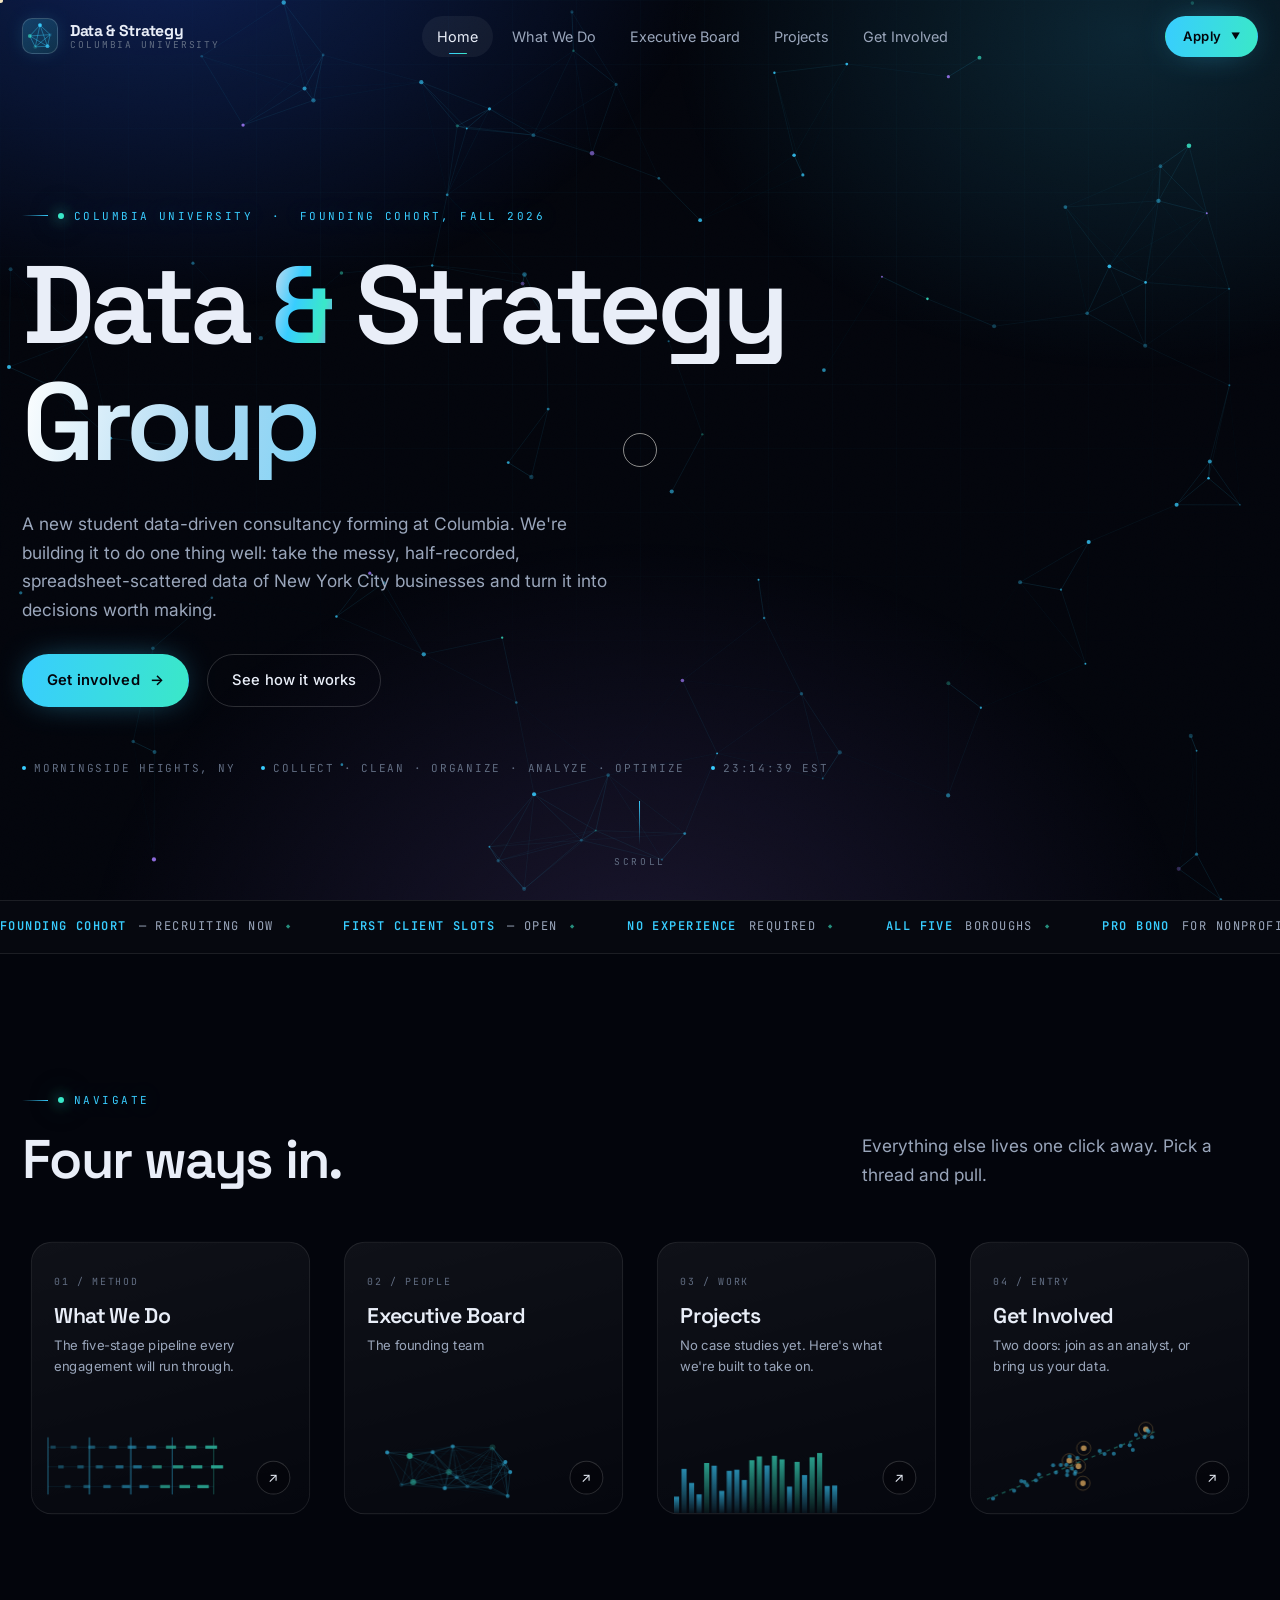
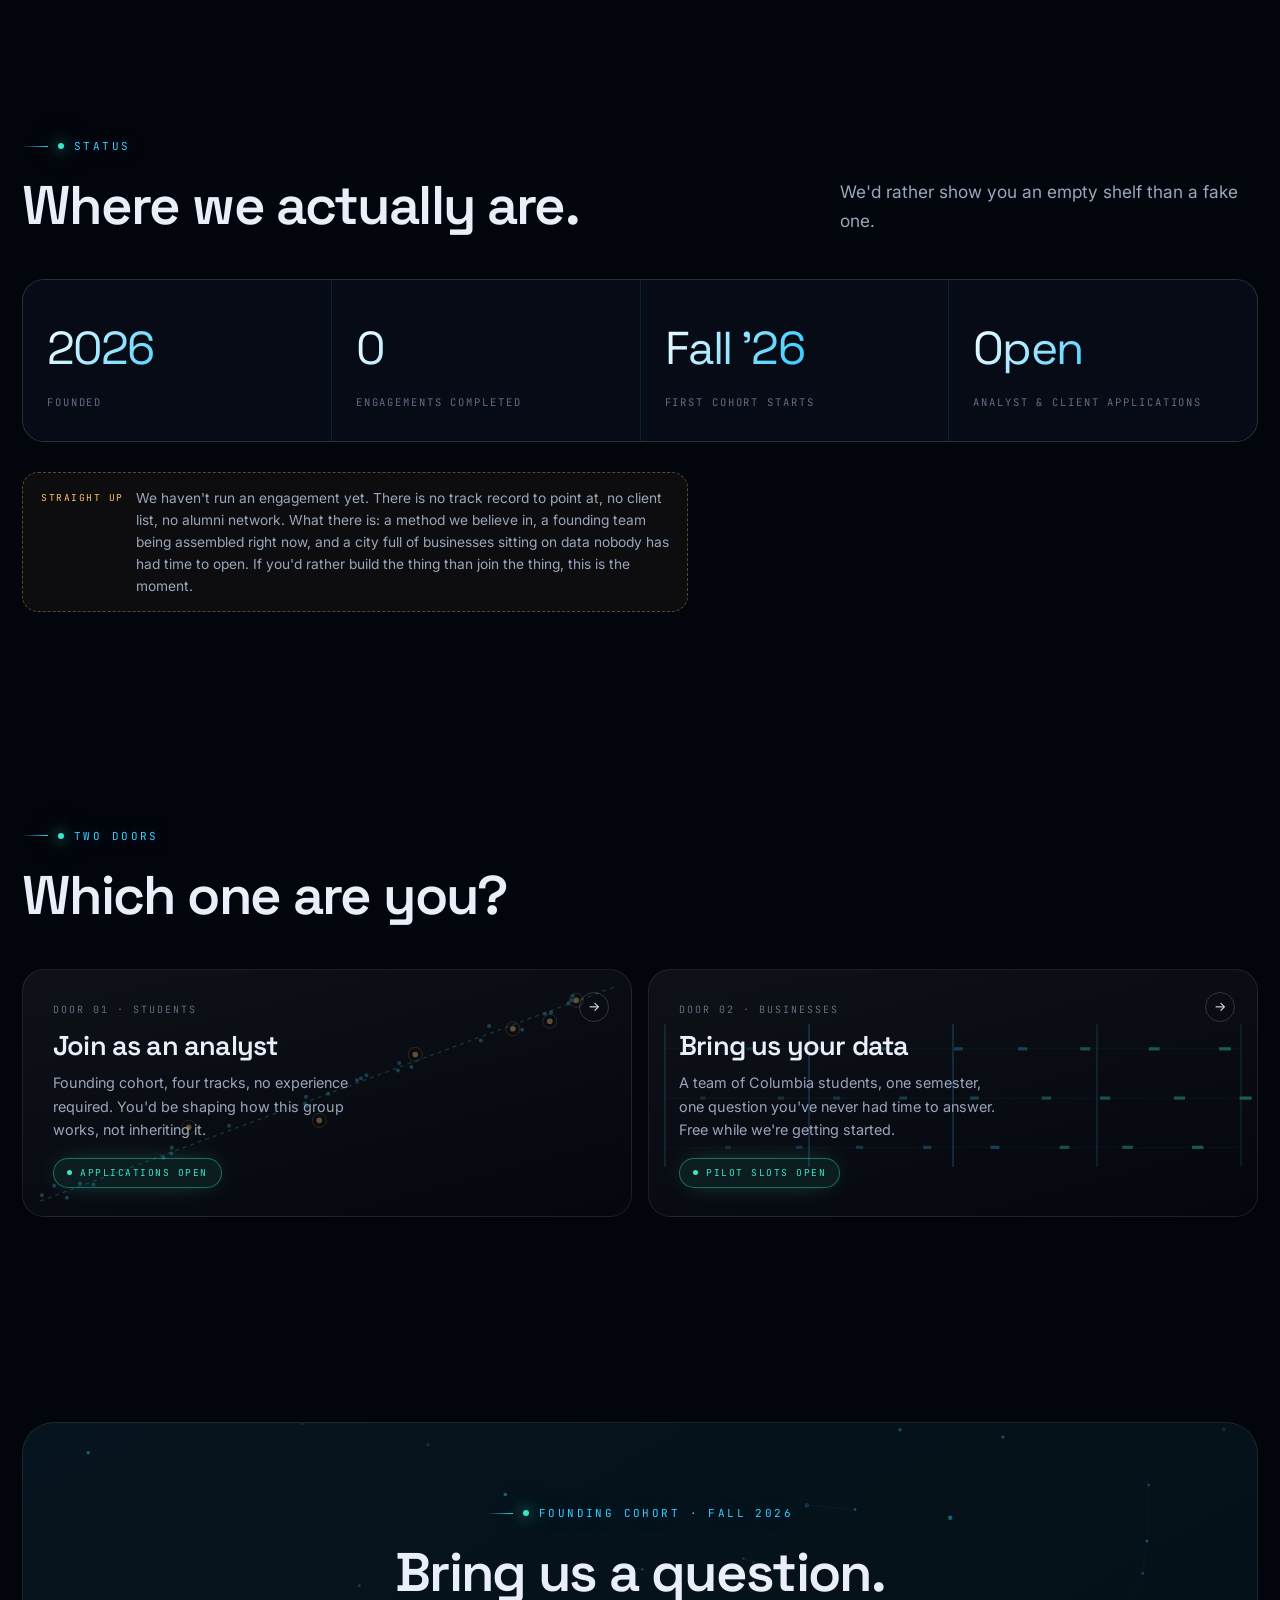
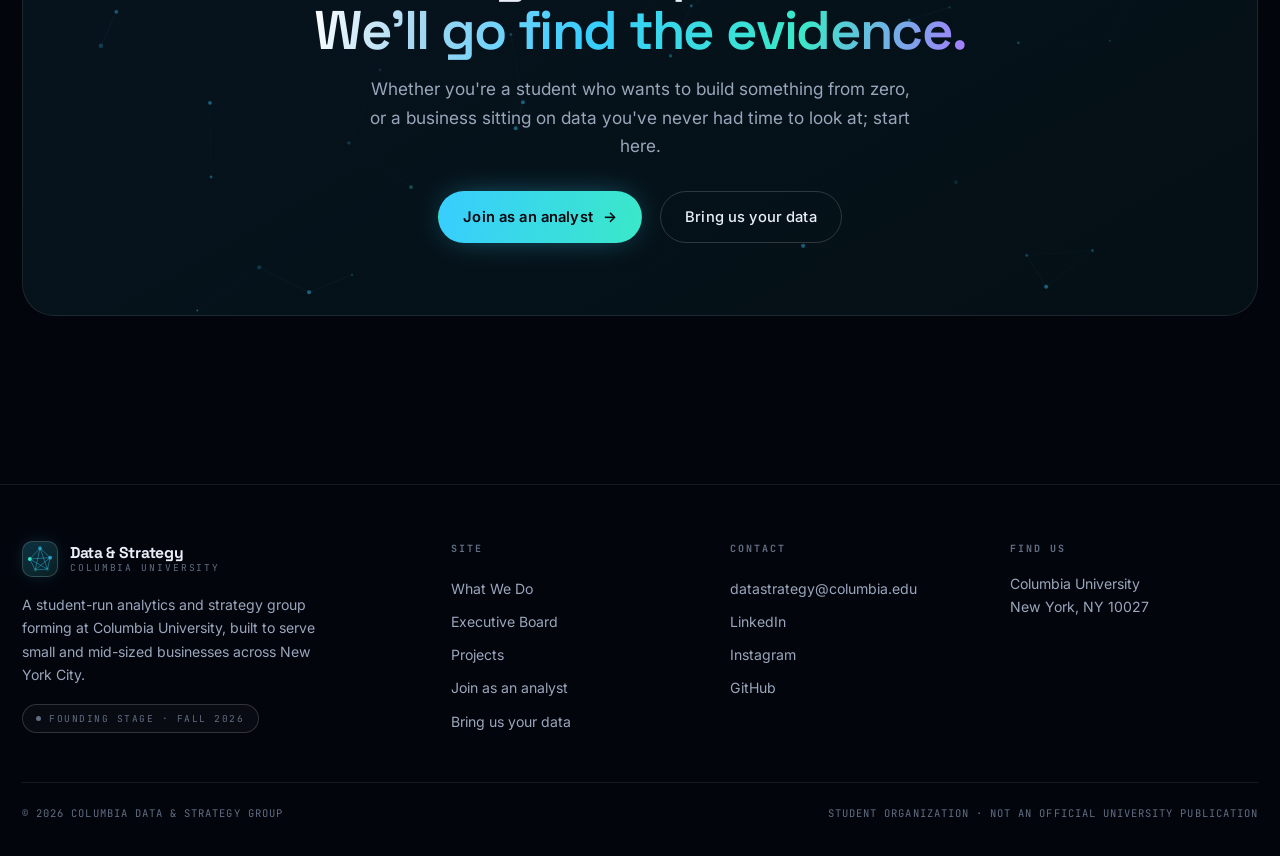
<file: index.html>
<!DOCTYPE html>
<html lang="en">
<head>
<meta charset="UTF-8">
<meta name="viewport" content="width=device-width, initial-scale=1">
<title>Columbia Data &amp; Strategy Group</title>
<meta name="description" content="A new student consulting group forming at Columbia University — built to turn raw business data from across New York City into decisions worth making. Founding cohort recruiting now.">
<link rel="icon" href="data:image/svg+xml,%3Csvg xmlns='http://www.w3.org/2000/svg' viewBox='0 0 32 32'%3E%3Crect width='32' height='32' rx='8' fill='%23070b12'/%3E%3Ccircle cx='16' cy='7' r='2.4' fill='%2338CDFF'/%3E%3Ccircle cx='7' cy='20' r='2.4' fill='%233AE8C8'/%3E%3Ccircle cx='25' cy='18' r='2.4' fill='%2338CDFF'/%3E%3Ccircle cx='16' cy='27' r='2.4' fill='%23A67CFF'/%3E%3Cg stroke='%2338CDFF' stroke-width='1.1' opacity='.65'%3E%3Cpath d='M16 7 7 20M16 7l9 11M7 20l9 7M25 18l-9 9'/%3E%3C/g%3E%3C/svg%3E">
<link rel="preconnect" href="https://fonts.googleapis.com">
<link rel="preconnect" href="https://fonts.gstatic.com" crossorigin>
<link href="https://fonts.googleapis.com/css2?family=Space+Grotesk:wght@400;500;600;700&family=Inter:wght@300;400;500;600&family=JetBrains+Mono:wght@300;400;500&display=swap" rel="stylesheet">
<link rel="stylesheet" href="assets/css/main.css">
</head>
<body>

<div class="bg-field"></div>
<div class="grain"></div>
<div class="scroll-rail"><div class="scroll-bar"></div></div>

<!-- ============ NAV ============ -->
<header class="nav">
  <div class="nav-inner">
    <a class="brand" href="index.html">
      <span class="brand-mark"><canvas></canvas></span>
      <span class="brand-txt"><b>Data &amp; Strategy</b><span>Columbia University</span></span>
    </a>
    <nav class="nav-links">
      <a href="index.html" class="active">Home</a>
      <a href="about.html">What We Do</a>
      <a href="team.html">Executive Board</a>
      <a href="projects.html">Projects</a>
      <a href="join.html">Get Involved</a>
    </nav>
    <div class="nav-cta">
      <div class="apply-menu">
        <a class="btn btn-sm btn-primary" href="join.html">Apply <span class="caret">▼</span></a>
        <div class="apply-pop">
          <a href="join.html#students"><b>Join as an analyst</b><small>Columbia students</small><span class="go2">→</span></a>
          <div class="sep"></div>
          <a href="join.html#business"><b>Bring us your data</b><small>Businesses &amp; nonprofits</small><span class="go2">→</span></a>
        </div>
      </div>
      <button class="burger" aria-label="Menu"><span></span></button>
    </div>
  </div>
</header>

<div class="mobile-menu">
  <a href="index.html">Home <i>01</i></a>
  <a href="about.html">What We Do <i>02</i></a>
  <a href="team.html">Executive Board <i>03</i></a>
  <a href="projects.html">Projects <i>04</i></a>
  <a href="join.html#students">Join as an analyst <i>05</i></a>
  <a href="join.html#business">Bring us your data <i>06</i></a>
</div>

<main>

  <!-- ============ HERO ============ -->
  <section class="hero">
    <canvas id="hero-net"></canvas>
    <div class="wrap">
      <div class="eyebrow" style="animation:fadeUp .8s .5s both"><span class="dot"></span> Columbia University &nbsp;·&nbsp; Founding cohort, Fall 2026</div>

      <h1 class="hero-title">
        <span class="line"><span>Data <em style="font-style:normal" class="grad-text">&amp;</em> Strategy</span></span>
        <span class="line"><span class="grad-text">Group</span></span>
      </h1>

      <p class="lead mt-m" style="animation:fadeUp .9s .75s both; max-width:54ch">
        A new student data-driven consultancy forming at Columbia. We're building it to do one thing well:
        take the messy, half-recorded, spreadsheet-scattered data of New York City businesses and turn it into decisions worth making.
      </p>

      <div class="flex gap-m wrapf mt-m" style="animation:fadeUp .9s .9s both">
        <a href="join.html" class="btn btn-primary" data-magnetic>Get involved <span class="arrow">→</span></a>
        <a href="about.html" class="btn btn-ghost">See how it works</a>
      </div>

      <div class="hero-meta mt-l" style="animation:fadeUp .9s 1.05s both">
        <span>Morningside Heights, NY</span>
        <span>Collect · Clean · Organize · Analyze · Optimize</span>
        <span id="clock">--:--:--</span>
      </div>
    </div>
    <div class="scroll-hint"><i></i> Scroll</div>
  </section>

  <!-- ============ TICKER ============ -->
  <div class="ticker">
    <div class="ticker-track">
      <span class="ticker-item"><b>Founding cohort</b> — recruiting now</span>
      <span class="ticker-item"><b>First client slots</b> — open</span>
      <span class="ticker-item"><b>No experience</b> required</span>
      <span class="ticker-item"><b>All five</b> boroughs</span>
      <span class="ticker-item"><b>Pro bono</b> for nonprofits</span>
      <span class="ticker-item"><b>Fall 2026</b> — first engagements</span>
    </div>
  </div>

  <!-- ============ PORTALS ============ -->
  <section class="section">
    <div class="wrap">
      <div class="sec-head" data-reveal>
        <div>
          <div class="eyebrow"><span class="dot"></span> Navigate</div>
          <h2 class="h2">Four ways in.</h2>
        </div>
        <p class="lead" style="max-width:36ch">
          Everything else lives one click away. Pick a thread and pull.
        </p>
      </div>

      <div class="portals">
        <a class="portal" href="about.html" data-reveal data-dir="scale" data-tilt="6">
          <span class="idx">01 / METHOD</span>
          <h3>What&nbsp;We&nbsp;Do</h3>
          <p>The five-stage pipeline every engagement will run through.</p>
          <canvas class="viz" data-viz="pipeline"></canvas>
          <span class="go">↗</span>
        </a>

        <a class="portal" href="team.html" data-reveal data-dir="scale" data-delay=".08" data-tilt="6">
          <span class="idx">02 / PEOPLE</span>
          <h3>Executive Board</h3>
          <p>The founding team </p>
          <canvas class="viz" data-viz="network"></canvas>
          <span class="go">↗</span>
        </a>

        <a class="portal" href="projects.html" data-reveal data-dir="scale" data-delay=".16" data-tilt="6">
          <span class="idx">03 / WORK</span>
          <h3>Projects</h3>
          <p>No case studies yet. Here's what we're built to take on.</p>
          <canvas class="viz" data-viz="bars"></canvas>
          <span class="go">↗</span>
        </a>

        <a class="portal" href="join.html" data-reveal data-dir="scale" data-delay=".24" data-tilt="6">
          <span class="idx">04 / ENTRY</span>
          <h3>Get Involved</h3>
          <p>Two doors: join as an analyst, or bring us your data.</p>
          <canvas class="viz" data-viz="scatter"></canvas>
          <span class="go">↗</span>
        </a>
      </div>
    </div>
  </section>

  <!-- ============ HONEST STATUS ============ -->
  <section class="section-tight">
    <div class="wrap">
      <div class="sec-head" data-reveal>
        <div>
          <div class="eyebrow"><span class="dot"></span> Status</div>
          <h2 class="h2">Where we actually are.</h2>
        </div>
        <p class="lead" style="max-width:38ch">
          We'd rather show you an empty shelf than a fake one.
        </p>
      </div>

      <div class="stat-grid" data-reveal>
        <div class="stat"><div class="num">2026</div><div class="lbl">Founded</div></div>
        <div class="stat"><div class="num">0</div><div class="lbl">Engagements completed</div></div>
        <div class="stat"><div class="num">Fall&nbsp;’26</div><div class="lbl">First cohort starts</div></div>
        <div class="stat"><div class="num">Open</div><div class="lbl">Analyst &amp; client applications</div></div>
      </div>

      <div class="note mt-m" data-reveal>
        <span class="k">Straight&nbsp;up</span>
        <div>
          We haven't run an engagement yet. There is no track record to point at, no client list, no
          alumni network. What there is: a method we believe in, a founding team being assembled right now,
          and a city full of businesses sitting on data nobody has had time to open. If you'd rather
          build the thing than join the thing, this is the moment.
        </div>
      </div>
    </div>
  </section>

  <!-- ============ TWO DOORS ============ -->
  <section class="section">
    <div class="wrap">
      <div class="sec-head" data-reveal>
        <div>
          <div class="eyebrow"><span class="dot"></span> Two doors</div>
          <h2 class="h2">Which one are you?</h2>
        </div>
      </div>

      <div class="path-grid" data-reveal>
        <a class="path" href="join.html#students">
          <canvas data-viz="scatter"></canvas>
          <span class="mark">→</span>
          <span class="k">DOOR 01 · STUDENTS</span>
          <h3>Join as an analyst</h3>
          <p>Founding cohort, four tracks, no experience required. You'd be shaping how this group works, not inheriting it.</p>
          <div class="chips mt-s"><span class="pill">Applications open</span></div>
        </a>

        <a class="path" href="join.html#business">
          <canvas data-viz="pipeline"></canvas>
          <span class="mark">→</span>
          <span class="k">DOOR 02 · BUSINESSES</span>
          <h3>Bring us your data</h3>
          <p>A team of Columbia students, one semester, one question you've never had time to answer. Free while we're getting started.</p>
          <div class="chips mt-s"><span class="pill">Pilot slots open</span></div>
        </a>
      </div>
    </div>
  </section>

  <!-- ============ CTA ============ -->
  <section class="section-tight" style="padding-bottom:clamp(72px,10vw,140px)">
    <div class="wrap">
      <div class="cta-band" data-reveal>
        <canvas id="cta-net"></canvas>
        <div class="eyebrow" style="justify-content:center"><span class="dot"></span> Founding cohort · Fall 2026</div>
        <h2 class="h2">Bring us a question.<br><span class="grad-text">We&rsquo;ll go find the evidence.</span></h2>
        <p class="lead mx-auto center mt-s" style="max-width:50ch">
          Whether you're a student who wants to build something from zero, or a business sitting on
          data you've never had time to look at; start here.
        </p>
        <div class="flex gap-m mt-m" style="justify-content:center; flex-wrap:wrap">
          <a href="join.html#students" class="btn btn-primary" data-magnetic>Join as an analyst <span class="arrow">→</span></a>
          <a href="join.html#business" class="btn btn-ghost">Bring us your data</a>
        </div>
      </div>
    </div>
  </section>

</main>

<!-- ============ FOOTER ============ -->
<footer>
  <div class="wrap">
    <div class="foot-grid">
      <div>
        <a class="brand" href="index.html" style="margin-bottom:16px">
          <span class="brand-mark"><canvas></canvas></span>
          <span class="brand-txt"><b>Data &amp; Strategy</b><span>Columbia University</span></span>
        </a>
        <p class="muted" style="font-size:.88rem; max-width:34ch">
          A student-run analytics and strategy group forming at Columbia University, built to serve
          small and mid-sized businesses across New York City.
        </p>
        <div class="mt-s"><span class="pill grey">Founding stage · Fall 2026</span></div>
      </div>
      <div>
        <h5>Site</h5>
        <a href="about.html">What We Do</a>
        <a href="team.html">Executive Board</a>
        <a href="projects.html">Projects</a>
        <a href="join.html#students">Join as an analyst</a>
        <a href="join.html#business">Bring us your data</a>
      </div>
      <div>
        <h5>Contact</h5>
        <a href="mailto:datastrategy@columbia.edu">datastrategy@columbia.edu</a>
        <a href="#">LinkedIn</a>
        <a href="#">Instagram</a>
        <a href="#">GitHub</a>
      </div>
      <div>
        <h5>Find us</h5>
        <p class="muted" style="font-size:.88rem">
          Columbia University<br>New York, NY 10027
        </p>
      </div>
    </div>
    <div class="foot-bottom">
      <span>© <span data-year></span> Columbia Data &amp; Strategy Group</span>
      <span>Student organization · Not an official University publication</span>
    </div>
  </div>
</footer>

<script src="assets/js/core.js"></script>
<script src="assets/js/home.js"></script>
</body>
</html>
</file>
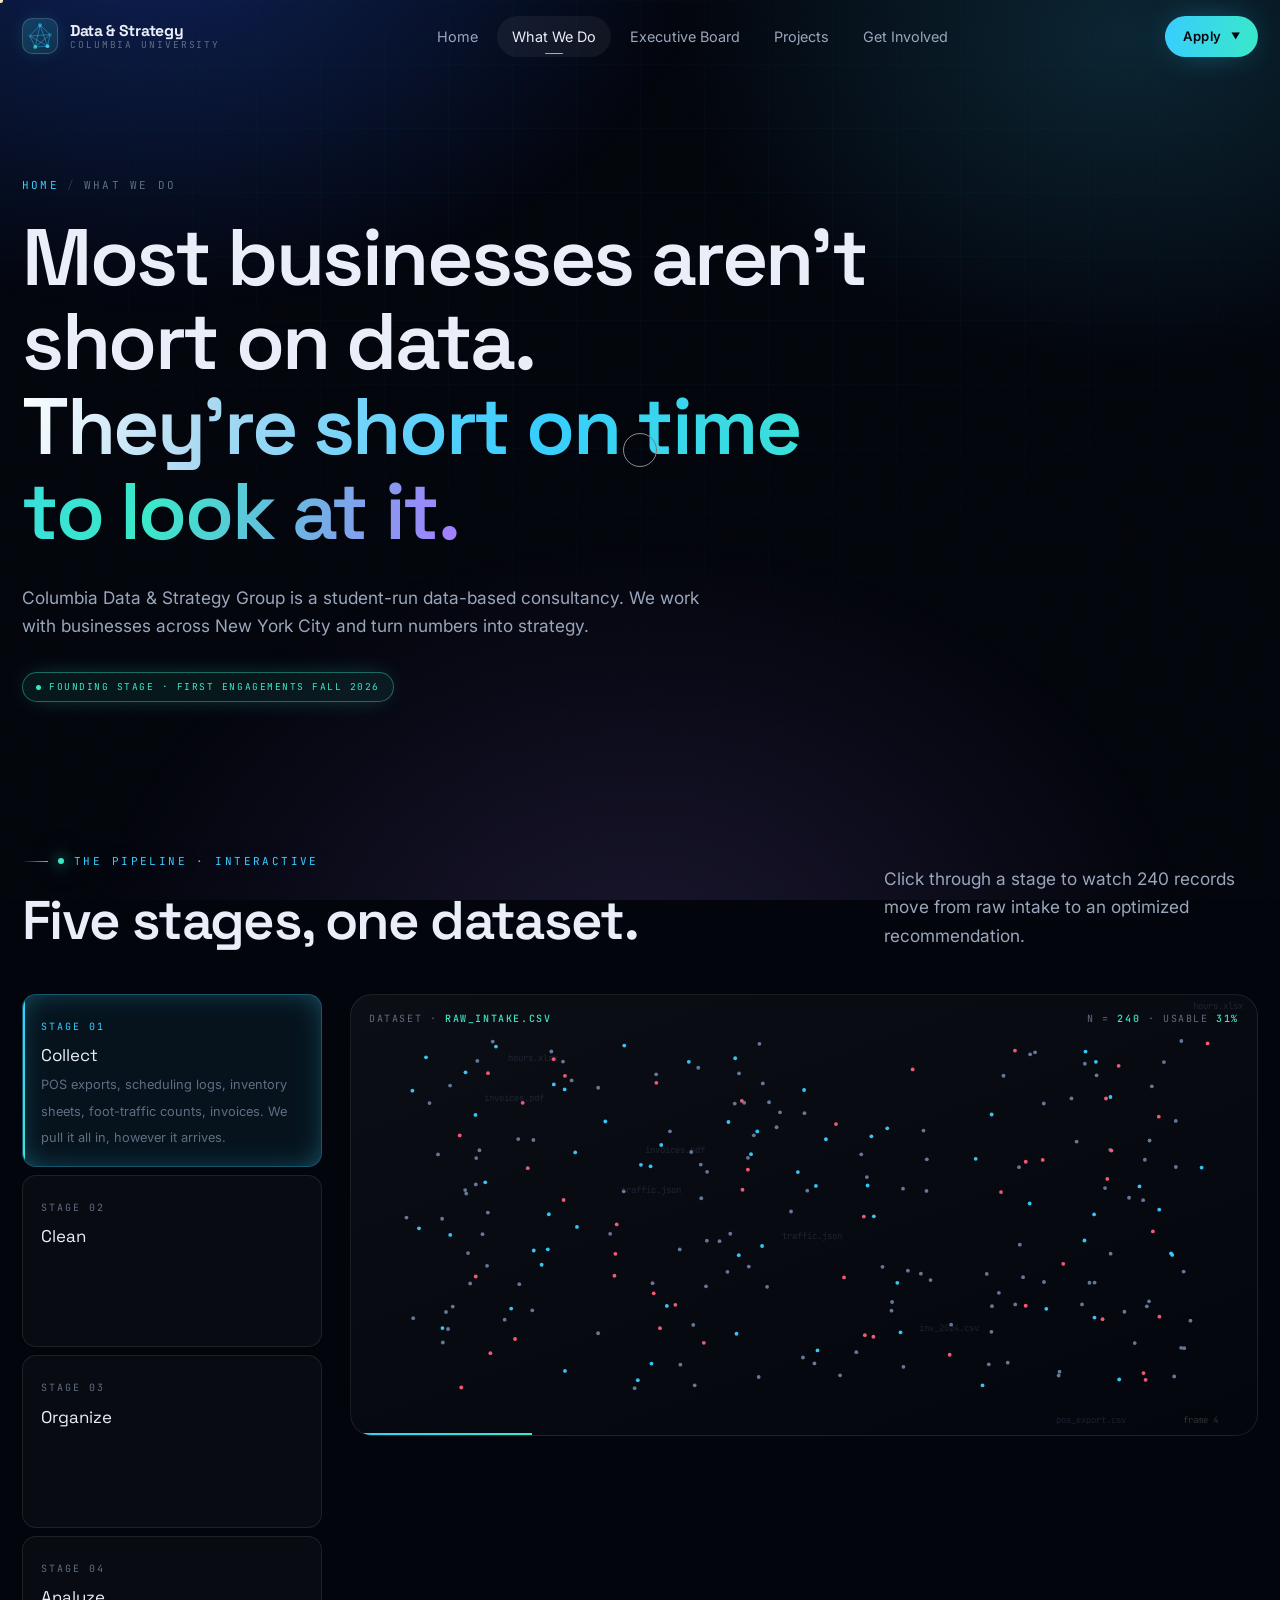
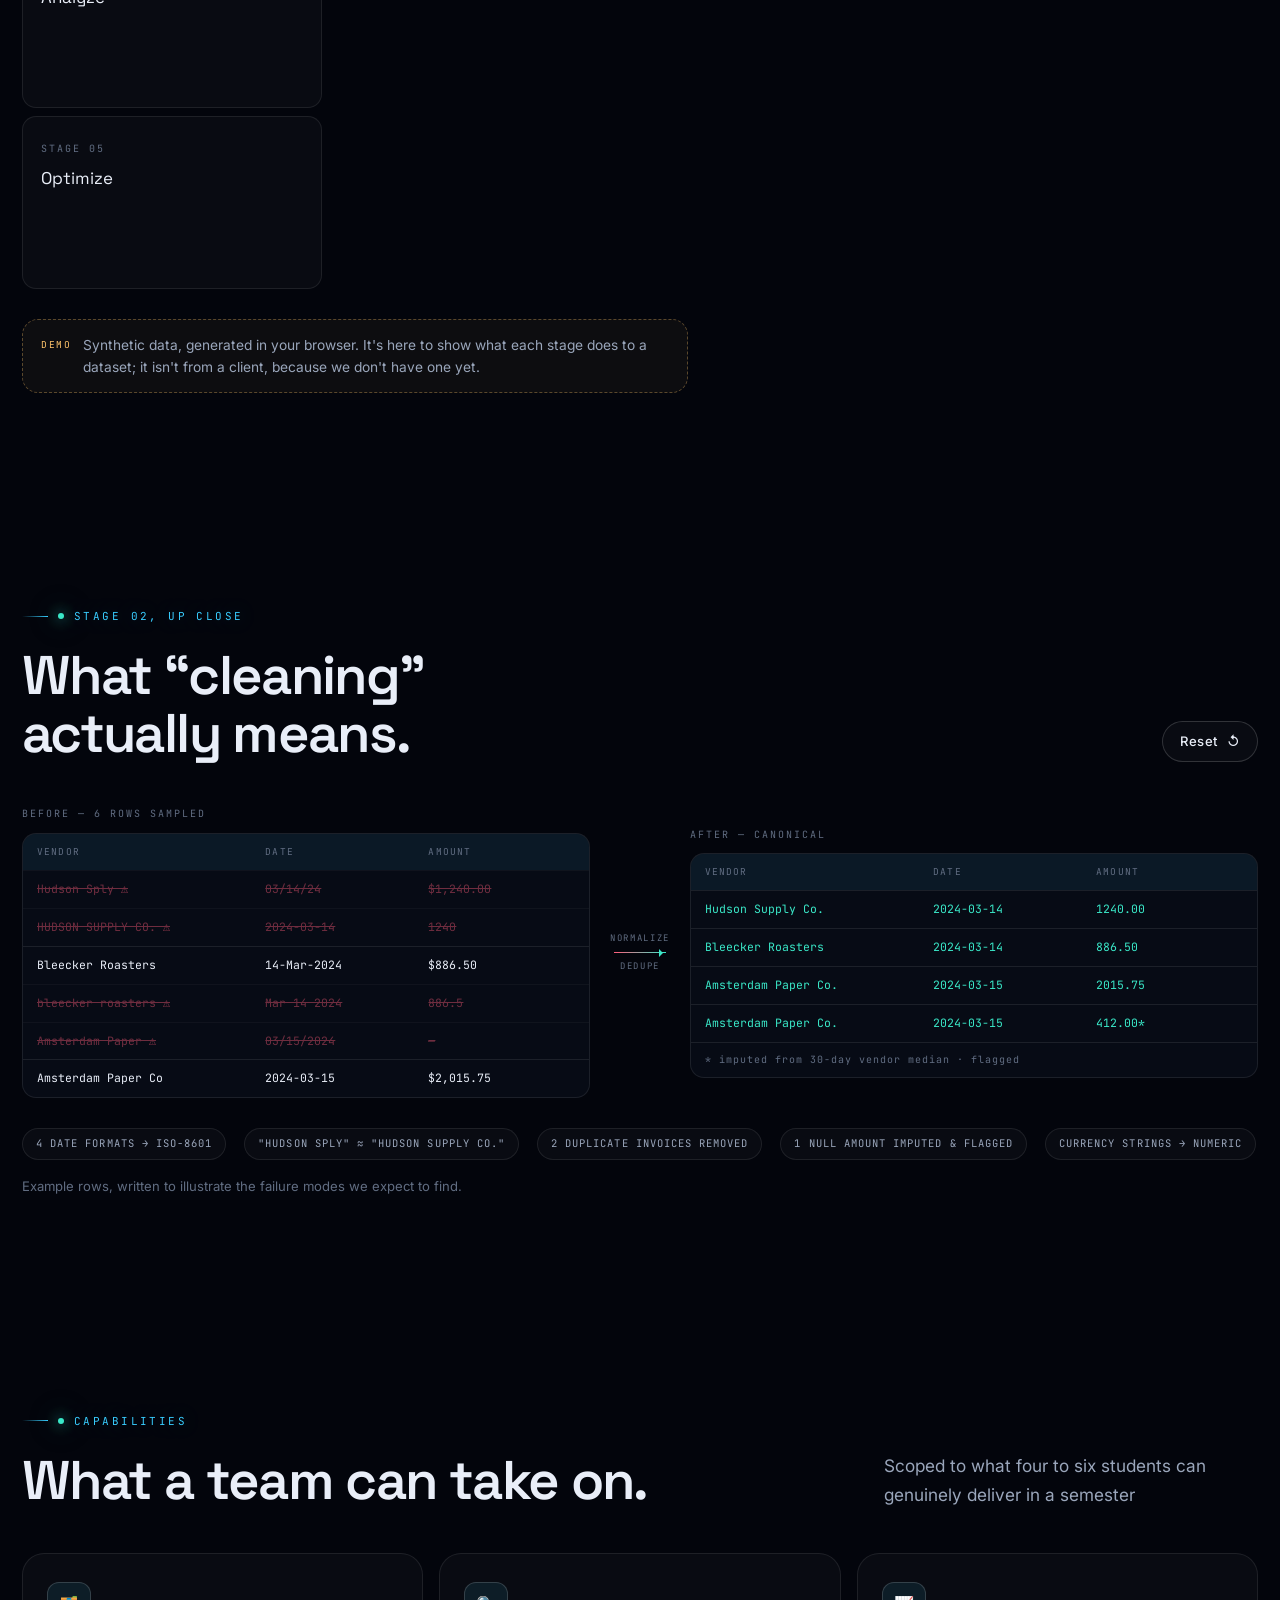
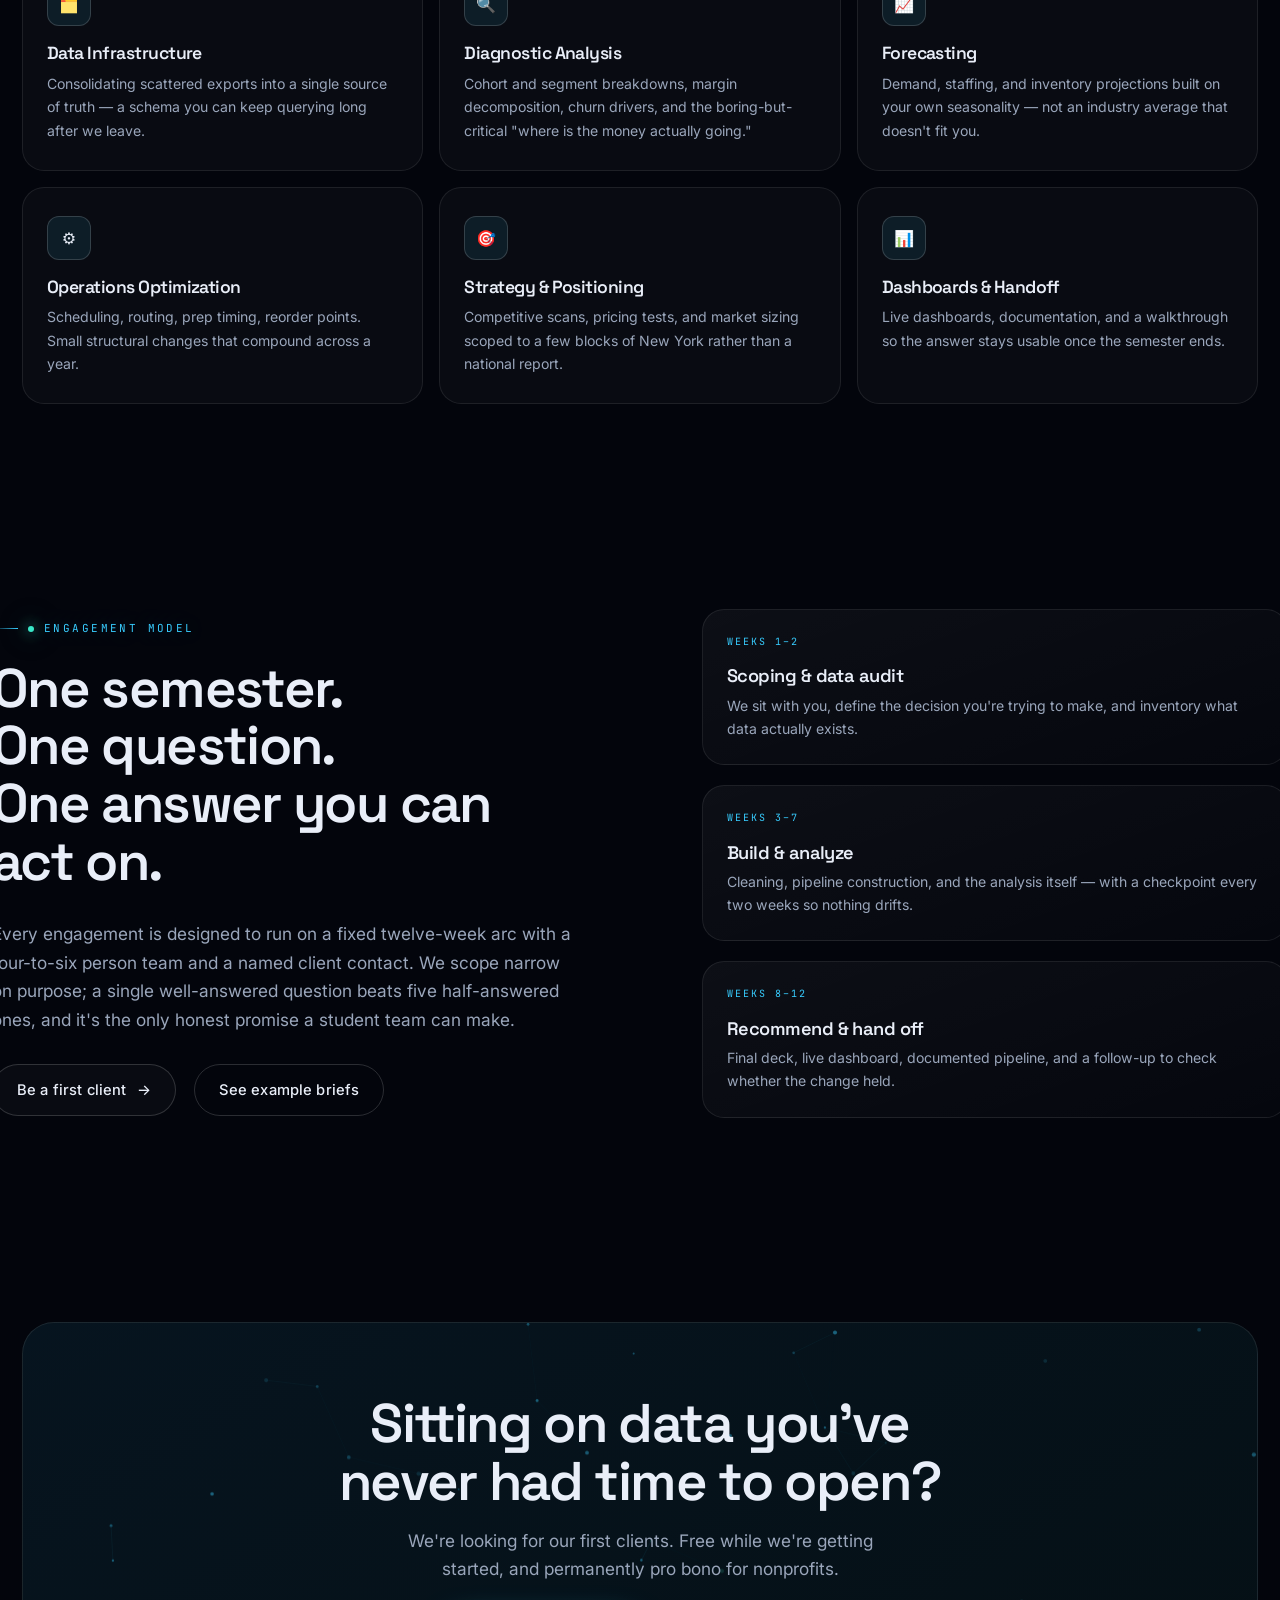
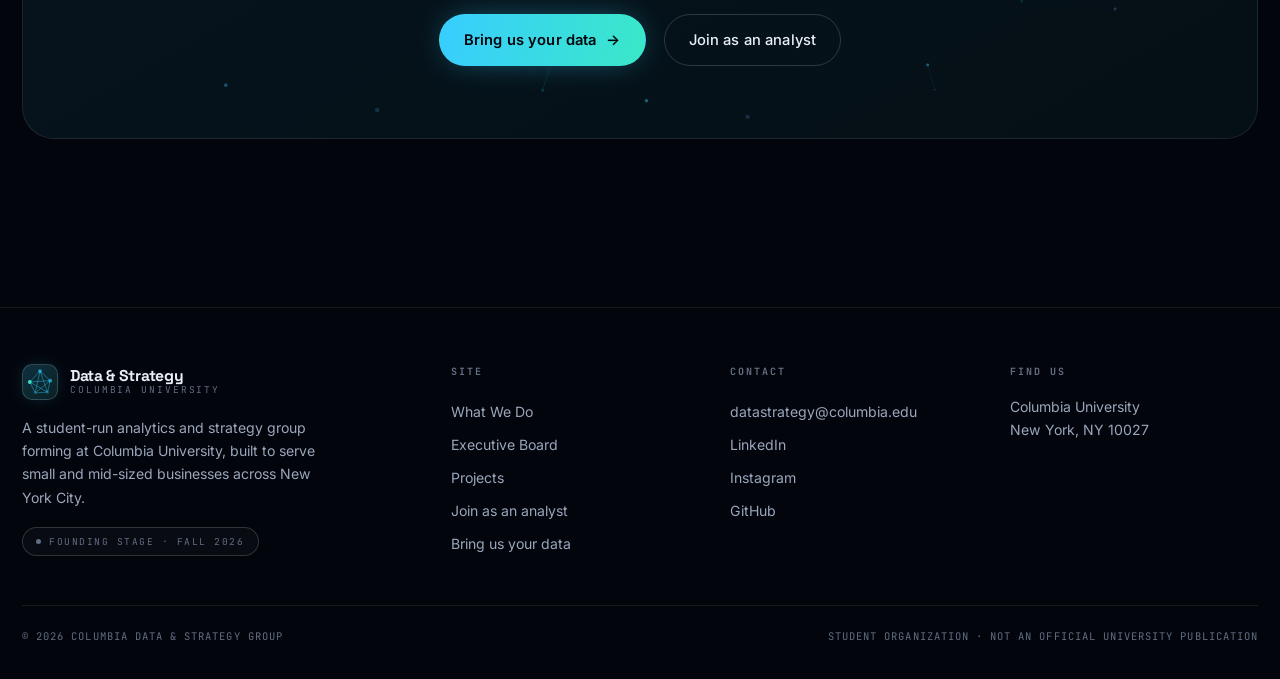
<file: about.html>
<!DOCTYPE html>
<html lang="en">
<head>
<meta charset="UTF-8">
<meta name="viewport" content="width=device-width, initial-scale=1">
<title>What We Do — Columbia Data &amp; Strategy Group</title>
<meta name="description" content="Collect, clean, organize, analyze, optimize. The five-stage method Columbia Data &amp; Strategy Group is built to run on data from NYC businesses.">
<link rel="icon" href="data:image/svg+xml,%3Csvg xmlns='http://www.w3.org/2000/svg' viewBox='0 0 32 32'%3E%3Crect width='32' height='32' rx='8' fill='%23070b12'/%3E%3Ccircle cx='16' cy='7' r='2.4' fill='%2338CDFF'/%3E%3Ccircle cx='7' cy='20' r='2.4' fill='%233AE8C8'/%3E%3Ccircle cx='25' cy='18' r='2.4' fill='%2338CDFF'/%3E%3Ccircle cx='16' cy='27' r='2.4' fill='%23A67CFF'/%3E%3Cg stroke='%2338CDFF' stroke-width='1.1' opacity='.65'%3E%3Cpath d='M16 7 7 20M16 7l9 11M7 20l9 7M25 18l-9 9'/%3E%3C/g%3E%3C/svg%3E">
<link rel="preconnect" href="https://fonts.googleapis.com">
<link rel="preconnect" href="https://fonts.gstatic.com" crossorigin>
<link href="https://fonts.googleapis.com/css2?family=Space+Grotesk:wght@400;500;600;700&family=Inter:wght@300;400;500;600&family=JetBrains+Mono:wght@300;400;500&display=swap" rel="stylesheet">
<link rel="stylesheet" href="assets/css/main.css">
</head>
<body>

<div class="bg-field"></div>
<div class="grain"></div>
<div class="scroll-rail"><div class="scroll-bar"></div></div>

<header class="nav">
  <div class="nav-inner">
    <a class="brand" href="index.html">
      <span class="brand-mark"><canvas></canvas></span>
      <span class="brand-txt"><b>Data &amp; Strategy</b><span>Columbia University</span></span>
    </a>
    <nav class="nav-links">
      <a href="index.html">Home</a>
      <a href="about.html" class="active">What We Do</a>
      <a href="team.html">Executive Board</a>
      <a href="projects.html">Projects</a>
      <a href="join.html">Get Involved</a>
    </nav>
    <div class="nav-cta">
      <div class="apply-menu">
        <a class="btn btn-sm btn-primary" href="join.html">Apply <span class="caret">▼</span></a>
        <div class="apply-pop">
          <a href="join.html#students"><b>Join as an analyst</b><small>Columbia students</small><span class="go2">→</span></a>
          <div class="sep"></div>
          <a href="join.html#business"><b>Bring us your data</b><small>Businesses &amp; nonprofits</small><span class="go2">→</span></a>
        </div>
      </div>
      <button class="burger" aria-label="Menu"><span></span></button>
    </div>
  </div>
</header>

<div class="mobile-menu">
  <a href="index.html">Home <i>01</i></a>
  <a href="about.html">What We Do <i>02</i></a>
  <a href="team.html">Executive Board <i>03</i></a>
  <a href="projects.html">Projects <i>04</i></a>
  <a href="join.html#students">Join as an analyst <i>05</i></a>
  <a href="join.html#business">Bring us your data <i>06</i></a>
</div>

<main>

  <!-- ============ HEADER ============ -->
  <section class="page-head">
    <div class="wrap">
      <div class="crumb"><a href="index.html">Home</a><i>/</i>What We Do</div>
      <h1 data-reveal>Most businesses aren&rsquo;t<br>short on data.<br><span class="grad-text">They&rsquo;re short on time<br>to look at it.</span></h1>
      <p class="lead mt-m" data-reveal data-delay=".15">
        Columbia Data &amp; Strategy Group is a student-run data-based consultancy. We work with businesses across New York City and turn numbers into strategy.
      </p>
      <div class="mt-m" data-reveal data-delay=".22">
        <span class="pill">Founding stage · first engagements Fall 2026</span>
      </div>
    </div>
  </section>

  <!-- ============ PIPELINE ============ -->
  <section class="section-tight">
    <div class="wrap">
      <div class="sec-head" data-reveal>
        <div>
          <div class="eyebrow"><span class="dot"></span> The Pipeline · Interactive</div>
          <h2 class="h2">Five stages, one dataset.</h2>
        </div>
        <p class="lead" style="max-width:34ch">
          Click through a stage to watch 240 records move from raw intake
          to an optimized recommendation.
        </p>
      </div>

      <div class="pipeline" data-reveal>
        <div class="stage-list" id="stages">
          <button class="stage-btn active" data-stage="0">
            <span class="k">STAGE 01</span>
            <span class="t">Collect</span>
            <span class="d">POS exports, scheduling logs, inventory sheets, foot-traffic counts, invoices. We pull it all in, however it arrives.</span>
          </button>
          <button class="stage-btn" data-stage="1">
            <span class="k">STAGE 02</span>
            <span class="t">Clean</span>
            <span class="d">Deduplicate, normalize formats, reconcile names, resolve nulls, flag and handle outliers. The unglamorous 60%.</span>
          </button>
          <button class="stage-btn" data-stage="2">
            <span class="k">STAGE 03</span>
            <span class="t">Organize</span>
            <span class="d">Structure into a queryable schema — joined tables, consistent keys, a documented dictionary the client keeps.</span>
          </button>
          <button class="stage-btn" data-stage="3">
            <span class="k">STAGE 04</span>
            <span class="t">Analyze</span>
            <span class="d">Segment, correlate, model, forecast. We test the hypotheses the owner has been carrying around in their head.</span>
          </button>
          <button class="stage-btn" data-stage="4">
            <span class="k">STAGE 05</span>
            <span class="t">Optimize</span>
            <span class="d">Translate the finding into a decision: this shift, this price, this supplier, this hour. Then measure whether it worked.</span>
          </button>
        </div>

        <div class="stage-canvas-wrap">
          <div class="stage-readout">
            <span>DATASET · <b id="ro-name">raw_intake.csv</b></span>
            <span>N = <b id="ro-n">240</b> · USABLE <b id="ro-q">31%</b></span>
          </div>
          <canvas id="pipeline-canvas"></canvas>
          <div class="stage-progress" id="stage-prog" style="width:20%"></div>
        </div>
      </div>

      <div class="note mt-m" data-reveal>
        <span class="k">Demo</span>
        <div>Synthetic data, generated in your browser. It's here to show what each stage does to a dataset; it isn't from a client, because we don't have one yet.</div>
      </div>
    </div>
  </section>

  <!-- ============ CLEANING DEMO ============ -->
  <section class="section">
    <div class="wrap">
      <div class="sec-head" data-reveal>
        <div>
          <div class="eyebrow"><span class="dot"></span> Stage 02, up close</div>
          <h2 class="h2">What &ldquo;cleaning&rdquo;<br>actually means.</h2>
        </div>
        <button class="btn btn-sm" id="clean-toggle" data-magnetic>Run cleaning pass <span class="arrow">→</span></button>
      </div>

      <div class="clean-demo" data-reveal>
        <div>
          <div class="mono faint" style="font-size:10px; letter-spacing:.2em; margin-bottom:10px">BEFORE — 6 ROWS SAMPLED</div>
          <div class="dtable dirty" id="tbl-before">
            <div class="hd"><span>Vendor</span><span>Date</span><span>Amount</span></div>
          </div>
        </div>

        <div class="clean-arrow">
          <span>Normalize</span>
          <span class="ln"></span>
          <span>Dedupe</span>
        </div>

        <div>
          <div class="mono faint" style="font-size:10px; letter-spacing:.2em; margin-bottom:10px">AFTER — CANONICAL</div>
          <div class="dtable clean" id="tbl-after">
            <div class="hd"><span>Vendor</span><span>Date</span><span>Amount</span></div>
          </div>
        </div>
      </div>

      <div class="flex gap-m wrapf mt-m" data-reveal>
        <span class="chip">4 date formats → ISO-8601</span>
        <span class="chip">"Hudson Sply" ≈ "Hudson Supply Co."</span>
        <span class="chip">2 duplicate invoices removed</span>
        <span class="chip">1 null amount imputed &amp; flagged</span>
        <span class="chip">Currency strings → numeric</span>
      </div>

      <p class="faint mt-s" style="font-size:.82rem" data-reveal>Example rows, written to illustrate the failure modes we expect to find.</p>
    </div>
  </section>

  <!-- ============ CAPABILITIES ============ -->
  <section class="section-tight">
    <div class="wrap">
      <div class="sec-head" data-reveal>
        <div>
          <div class="eyebrow"><span class="dot"></span> Capabilities</div>
          <h2 class="h2">What a team can take on.</h2>
        </div>
        <p class="lead" style="max-width:34ch">
          Scoped to what four to six students can genuinely deliver in a semester
        </p>
      </div>

      <div class="cap-grid">
        <div class="cap" data-reveal>
          <div class="ico">🗂️</div>
          <h3>Data Infrastructure</h3>
          <p>Consolidating scattered exports into a single source of truth — a schema you can keep querying long after we leave.</p>
        </div>
        <div class="cap" data-reveal data-delay=".06">
          <div class="ico">🔍</div>
          <h3>Diagnostic Analysis</h3>
          <p>Cohort and segment breakdowns, margin decomposition, churn drivers, and the boring-but-critical "where is the money actually going."</p>
        </div>
        <div class="cap" data-reveal data-delay=".12">
          <div class="ico">📈</div>
          <h3>Forecasting</h3>
          <p>Demand, staffing, and inventory projections built on your own seasonality — not an industry average that doesn't fit you.</p>
        </div>
        <div class="cap" data-reveal data-delay=".18">
          <div class="ico">⚙️</div>
          <h3>Operations Optimization</h3>
          <p>Scheduling, routing, prep timing, reorder points. Small structural changes that compound across a year.</p>
        </div>
        <div class="cap" data-reveal data-delay=".24">
          <div class="ico">🎯</div>
          <h3>Strategy &amp; Positioning</h3>
          <p>Competitive scans, pricing tests, and market sizing scoped to a few blocks of New York rather than a national report.</p>
        </div>
        <div class="cap" data-reveal data-delay=".3">
          <div class="ico">📊</div>
          <h3>Dashboards &amp; Handoff</h3>
          <p>Live dashboards, documentation, and a walkthrough so the answer stays usable once the semester ends.</p>
        </div>
      </div>
    </div>
  </section>

  <!-- ============ ENGAGEMENT MODEL ============ -->
  <section class="section">
    <div class="wrap">
      <div class="split">
        <div data-reveal data-dir="left">
          <div class="eyebrow"><span class="dot"></span> Engagement model</div>
          <h2 class="h2">One semester.<br>One question.<br>One answer you can act on.</h2>
          <p class="lead mt-m">
            Every engagement is designed to run on a fixed twelve-week arc with a four-to-six person
            team and a named client contact. We scope narrow on purpose; a single well-answered
            question beats five half-answered ones, and it's the only honest promise a student team
            can make.
          </p>
          <div class="flex gap-m wrapf mt-m">
            <a href="join.html#business" class="btn" data-magnetic>Be a first client <span class="arrow">→</span></a>
            <a href="projects.html" class="btn btn-ghost">See example briefs</a>
          </div>
        </div>

        <div class="stack" data-reveal data-dir="right">
          <div class="card" style="padding:24px">
            <div class="mono" style="font-size:10px; letter-spacing:.2em; color:var(--neon)">WEEKS 1–2</div>
            <h3 class="mt-s" style="font-size:1.14rem">Scoping &amp; data audit</h3>
            <p class="muted" style="font-size:.88rem; margin-top:8px">We sit with you, define the decision you're trying to make, and inventory what data actually exists.</p>
          </div>
          <div class="card" style="padding:24px">
            <div class="mono" style="font-size:10px; letter-spacing:.2em; color:var(--neon)">WEEKS 3–7</div>
            <h3 class="mt-s" style="font-size:1.14rem">Build &amp; analyze</h3>
            <p class="muted" style="font-size:.88rem; margin-top:8px">Cleaning, pipeline construction, and the analysis itself — with a checkpoint every two weeks so nothing drifts.</p>
          </div>
          <div class="card" style="padding:24px">
            <div class="mono" style="font-size:10px; letter-spacing:.2em; color:var(--neon)">WEEKS 8–12</div>
            <h3 class="mt-s" style="font-size:1.14rem">Recommend &amp; hand off</h3>
            <p class="muted" style="font-size:.88rem; margin-top:8px">Final deck, live dashboard, documented pipeline, and a follow-up to check whether the change held.</p>
          </div>
        </div>
      </div>
    </div>
  </section>

  <!-- ============ CTA ============ -->
  <section class="section-tight" style="padding-bottom:clamp(72px,10vw,140px)">
    <div class="wrap">
      <div class="cta-band" data-reveal>
        <canvas id="cta-net"></canvas>
        <h2 class="h2">Sitting on data you&rsquo;ve<br>never had time to open?</h2>
        <p class="lead mx-auto center mt-s" style="max-width:48ch">
          We're looking for our first clients. Free while we're getting started, and permanently
          pro bono for nonprofits.
        </p>
        <div class="flex gap-m mt-m" style="justify-content:center; flex-wrap:wrap">
          <a href="join.html#business" class="btn btn-primary" data-magnetic>Bring us your data <span class="arrow">→</span></a>
          <a href="join.html#students" class="btn btn-ghost">Join as an analyst</a>
        </div>
      </div>
    </div>
  </section>

</main>

<footer>
  <div class="wrap">
    <div class="foot-grid">
      <div>
        <a class="brand" href="index.html" style="margin-bottom:16px">
          <span class="brand-mark"><canvas></canvas></span>
          <span class="brand-txt"><b>Data &amp; Strategy</b><span>Columbia University</span></span>
        </a>
        <p class="muted" style="font-size:.88rem; max-width:34ch">A student-run analytics and strategy group forming at Columbia University, built to serve small and mid-sized businesses across New York City.</p>
        <div class="mt-s"><span class="pill grey">Founding stage · Fall 2026</span></div>
      </div>
      <div>
        <h5>Site</h5>
        <a href="about.html">What We Do</a><a href="team.html">Executive Board</a><a href="projects.html">Projects</a>
        <a href="join.html#students">Join as an analyst</a><a href="join.html#business">Bring us your data</a>
      </div>
      <div>
        <h5>Contact</h5>
        <a href="mailto:datastrategy@columbia.edu">datastrategy@columbia.edu</a><a href="#">LinkedIn</a><a href="#">Instagram</a><a href="#">GitHub</a>
      </div>
      <div>
        <h5>Find us</h5>
        <p class="muted" style="font-size:.88rem">Columbia University<br>New York, NY 10027</p>
      </div>
    </div>
    <div class="foot-bottom">
      <span>© <span data-year></span> Columbia Data &amp; Strategy Group</span>
      <span>Student organization · Not an official University publication</span>
    </div>
  </div>
</footer>

<script src="assets/js/core.js"></script>
<script src="assets/js/about.js"></script>
</body>
</html>
</file>
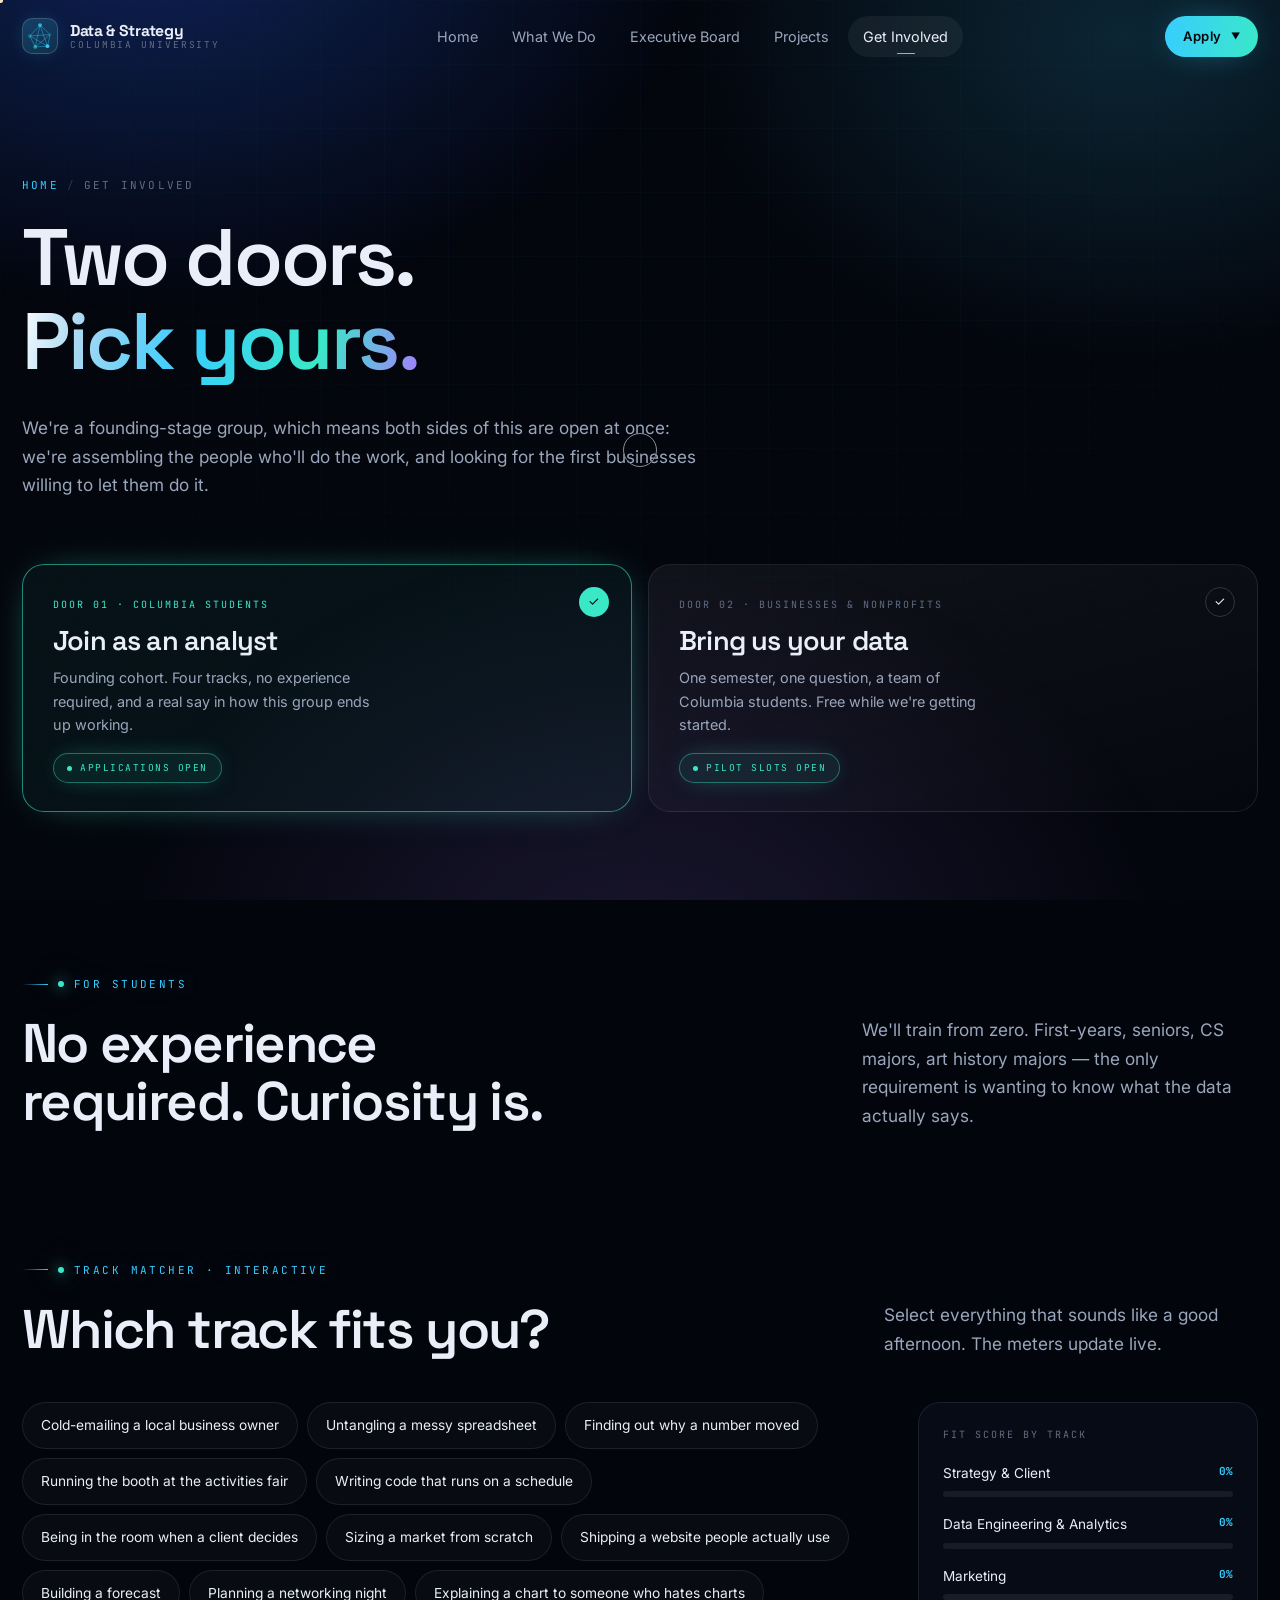
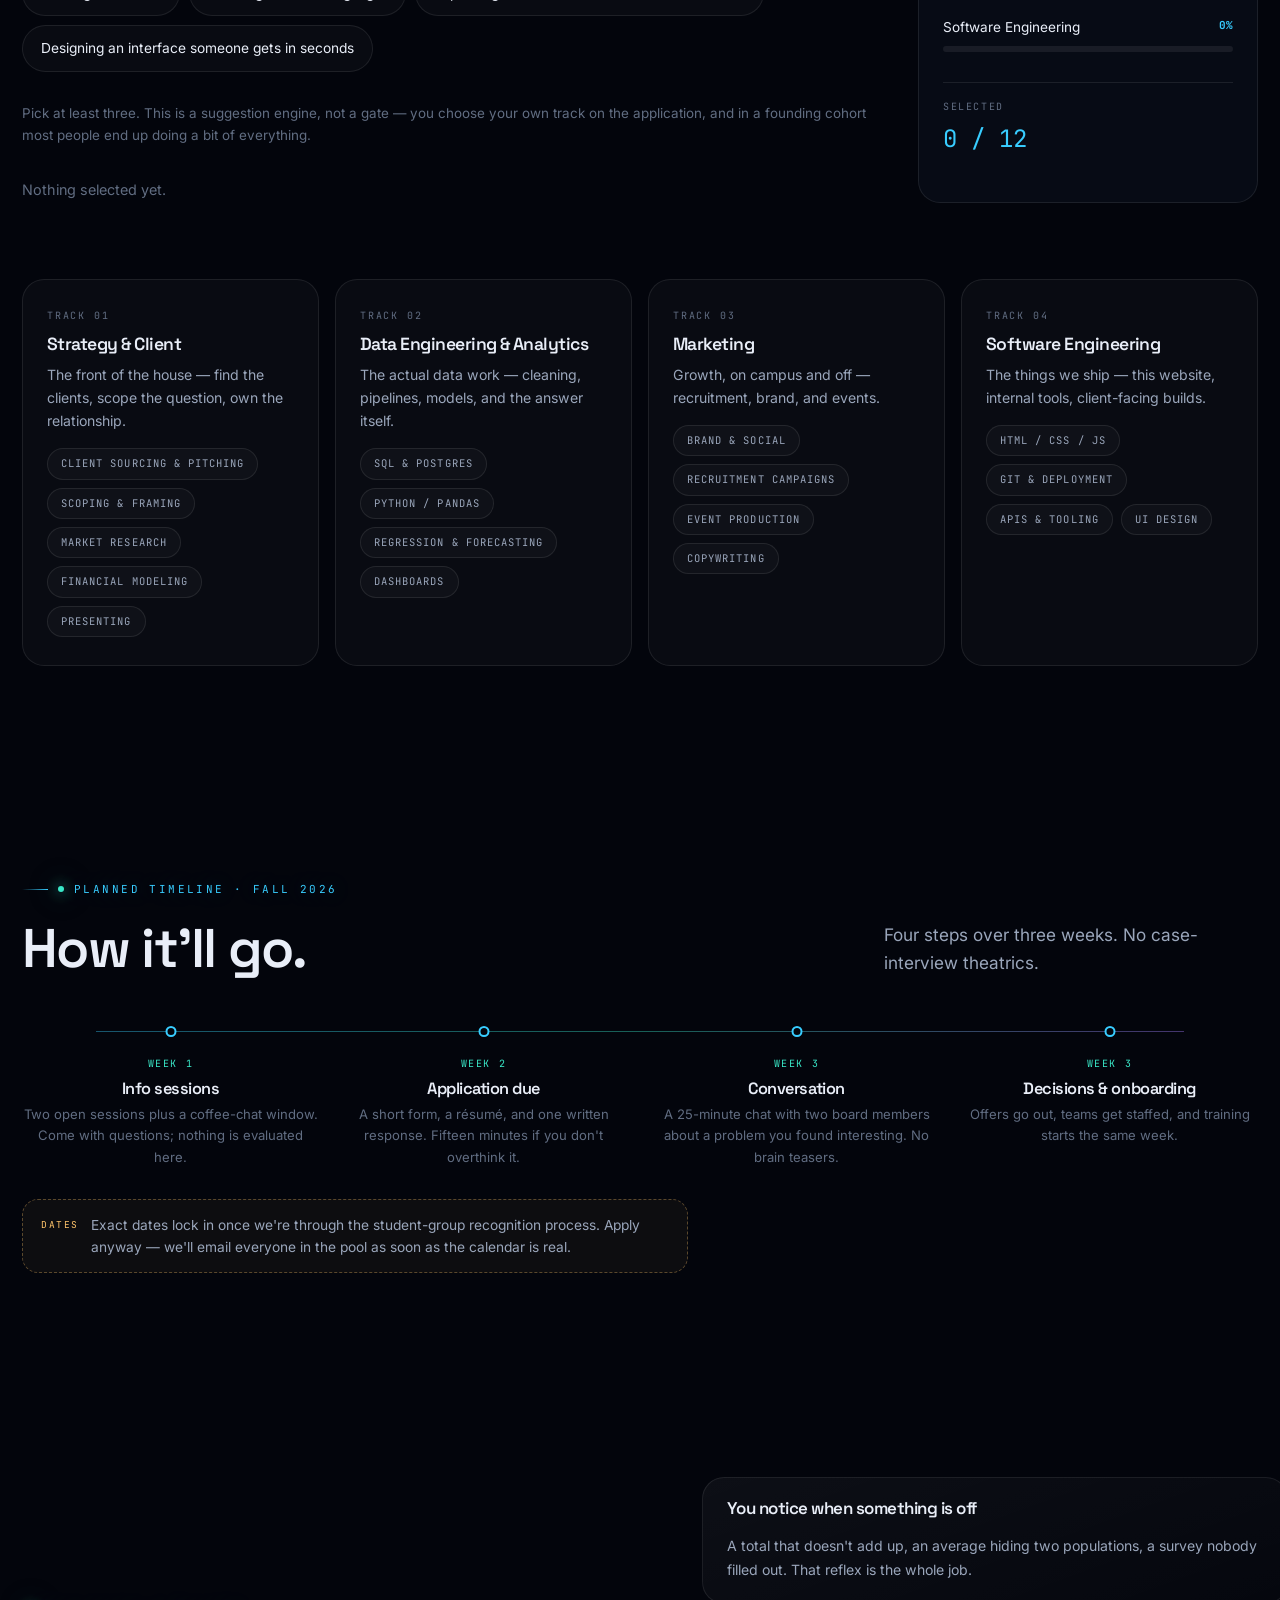
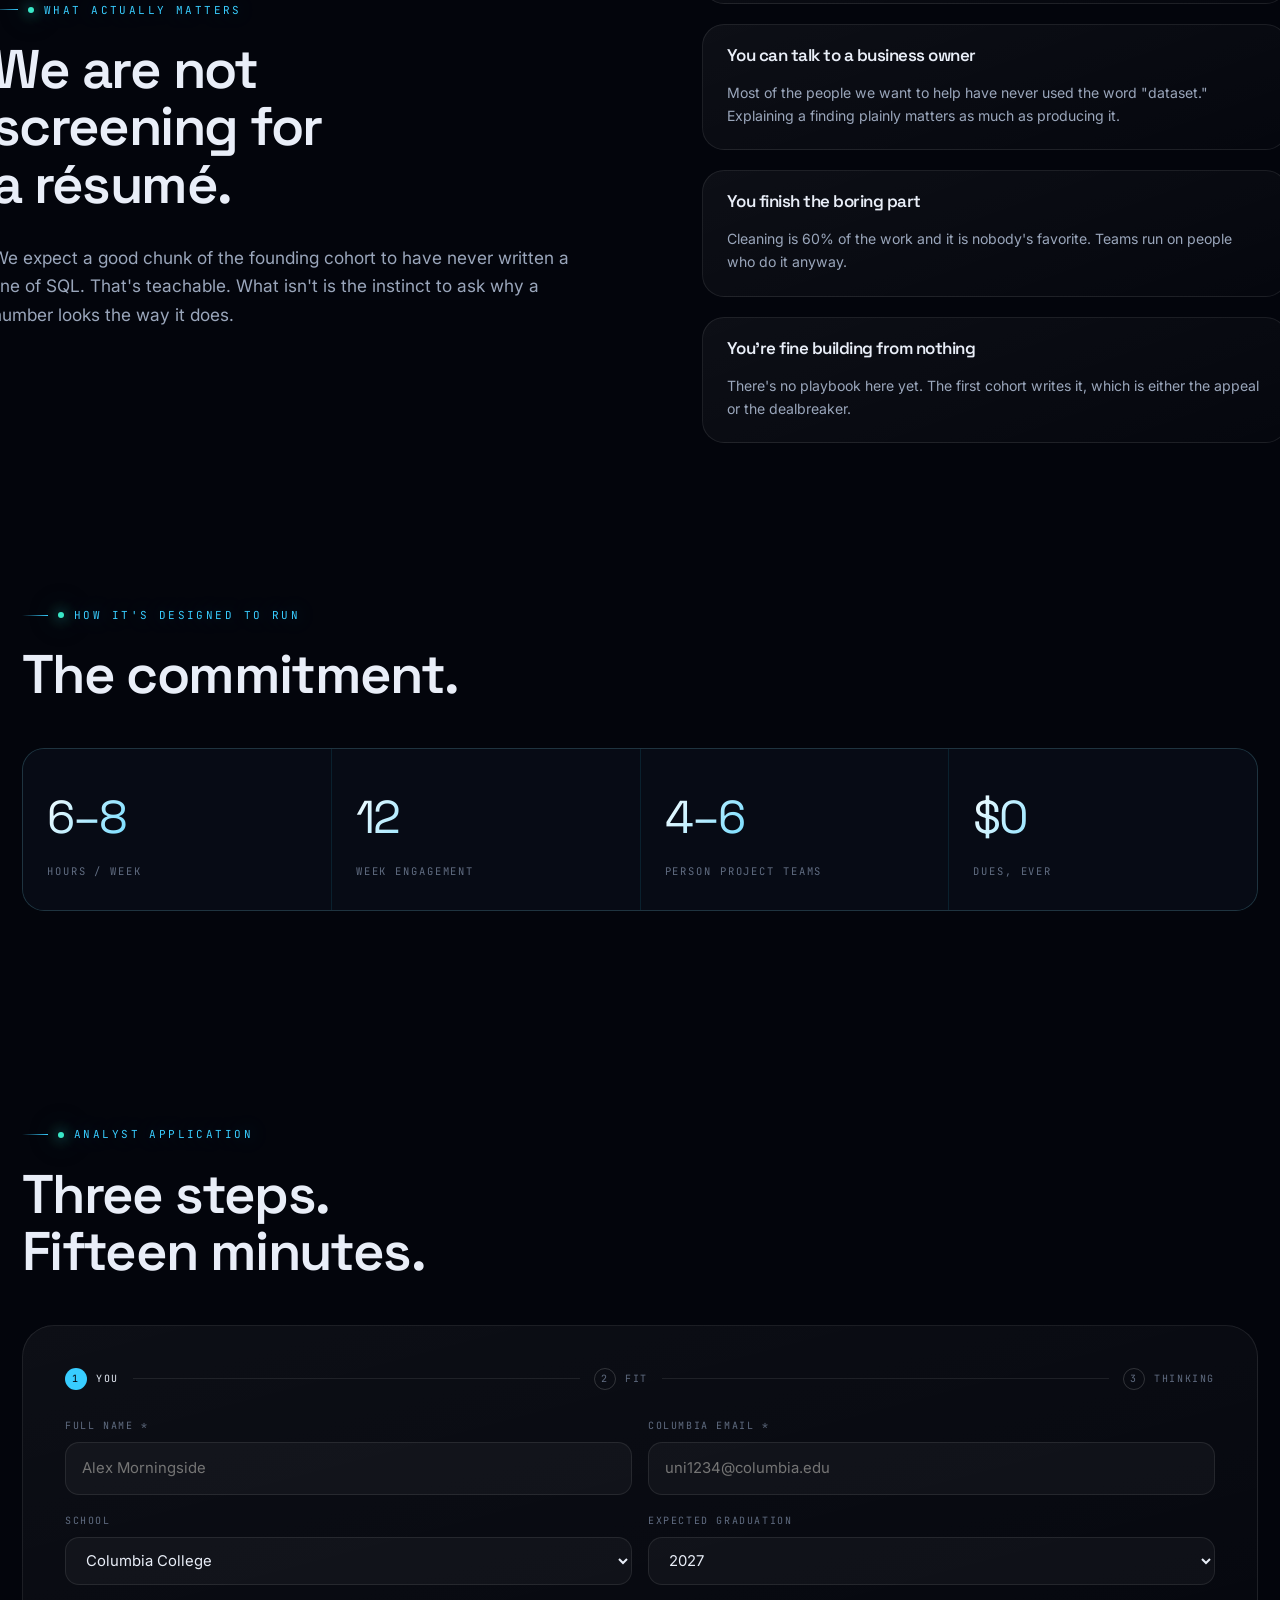
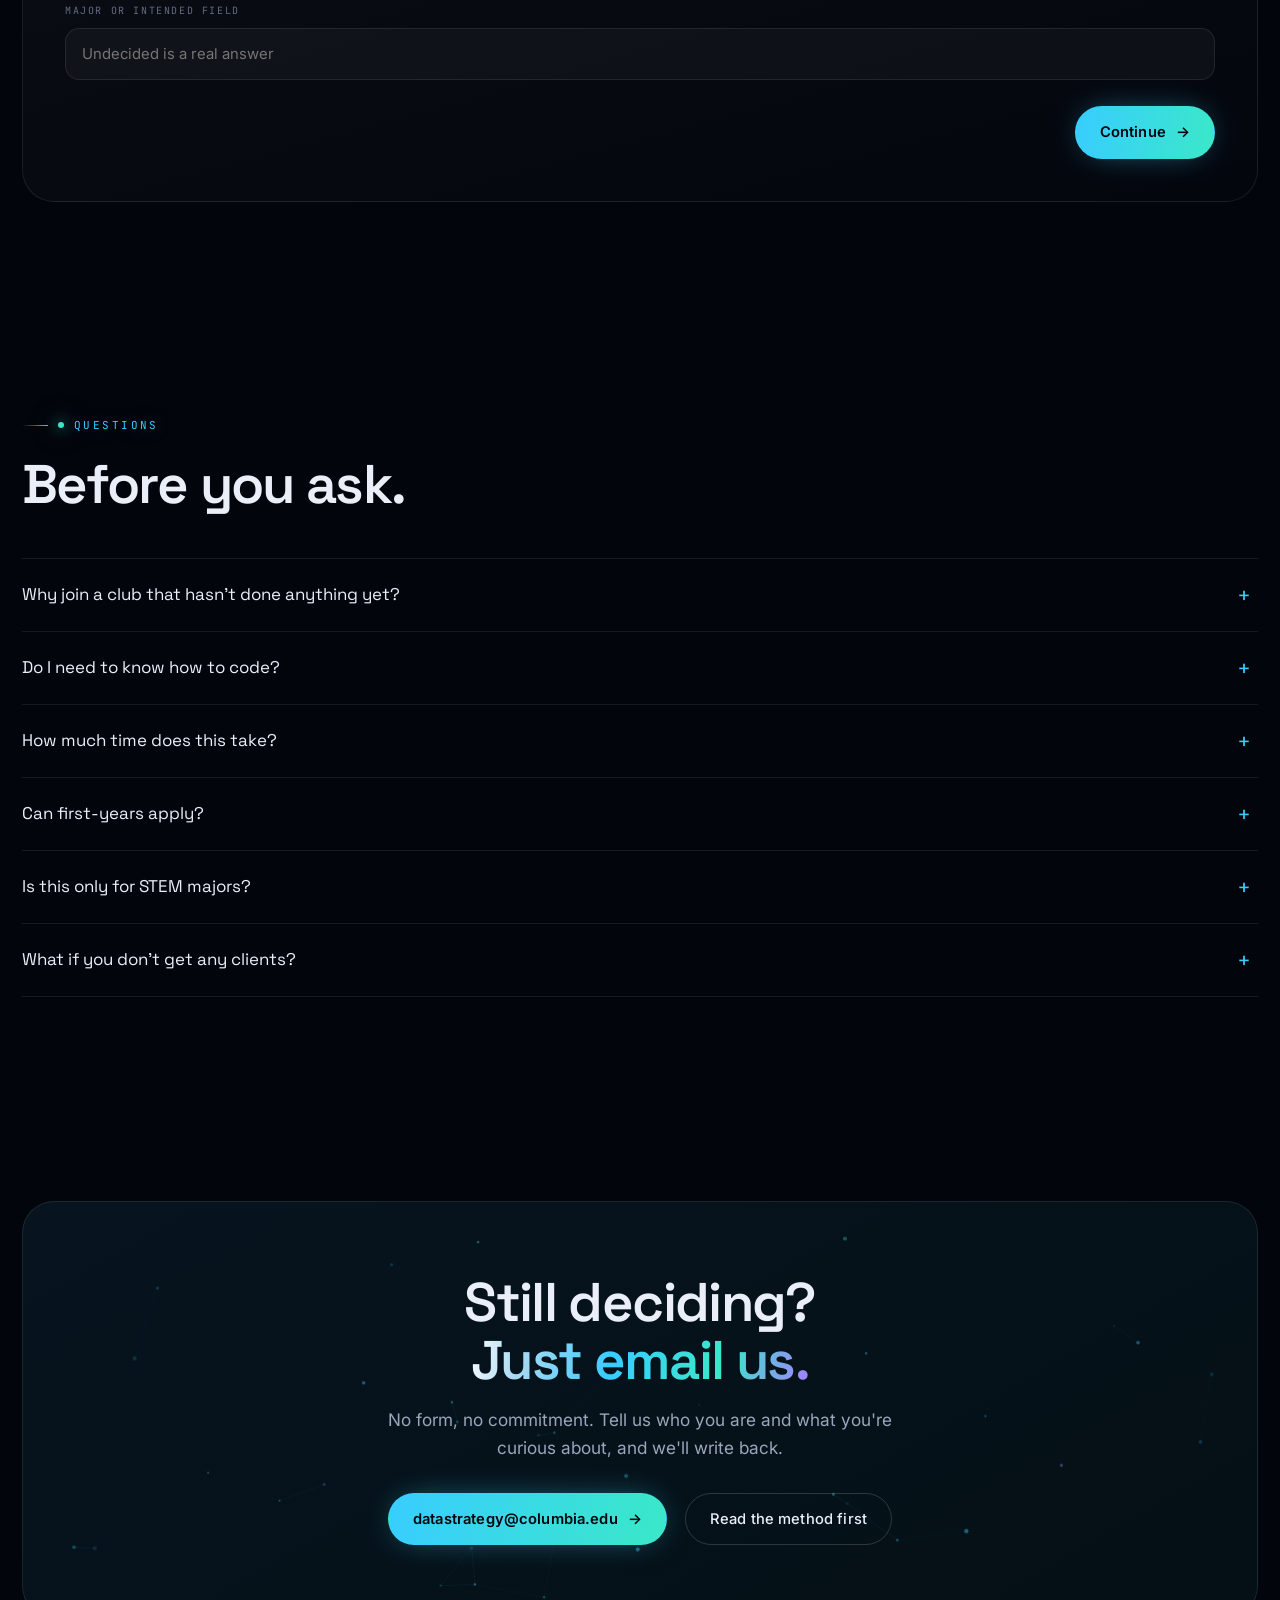
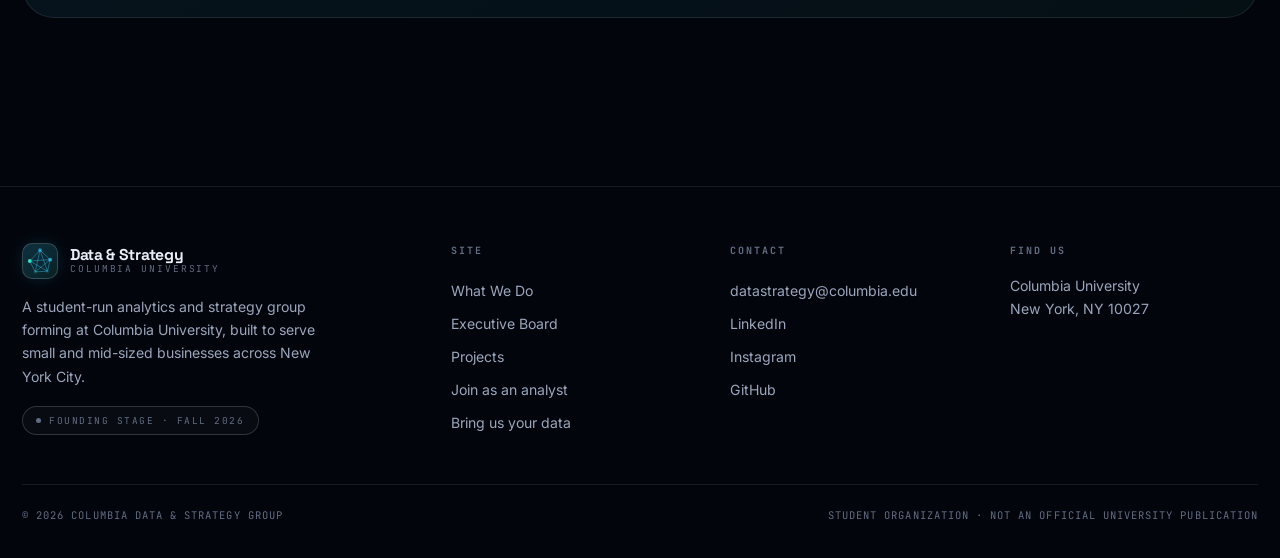
<file: join.html>
<!DOCTYPE html>
<html lang="en">
<head>
<meta charset="UTF-8">
<meta name="viewport" content="width=device-width, initial-scale=1">
<title>Get Involved — Columbia Data &amp; Strategy Group</title>
<meta name="description" content="Two ways in: join the founding cohort as an analyst, or bring us your business data as one of our first clients.">
<link rel="icon" href="data:image/svg+xml,%3Csvg xmlns='http://www.w3.org/2000/svg' viewBox='0 0 32 32'%3E%3Crect width='32' height='32' rx='8' fill='%23070b12'/%3E%3Ccircle cx='16' cy='7' r='2.4' fill='%2338CDFF'/%3E%3Ccircle cx='7' cy='20' r='2.4' fill='%233AE8C8'/%3E%3Ccircle cx='25' cy='18' r='2.4' fill='%2338CDFF'/%3E%3Ccircle cx='16' cy='27' r='2.4' fill='%23A67CFF'/%3E%3Cg stroke='%2338CDFF' stroke-width='1.1' opacity='.65'%3E%3Cpath d='M16 7 7 20M16 7l9 11M7 20l9 7M25 18l-9 9'/%3E%3C/g%3E%3C/svg%3E">
<link rel="preconnect" href="https://fonts.googleapis.com">
<link rel="preconnect" href="https://fonts.gstatic.com" crossorigin>
<link href="https://fonts.googleapis.com/css2?family=Space+Grotesk:wght@400;500;600;700&family=Inter:wght@300;400;500;600&family=JetBrains+Mono:wght@300;400;500&display=swap" rel="stylesheet">
<link rel="stylesheet" href="assets/css/main.css">
</head>
<body>

<div class="bg-field"></div>
<div class="grain"></div>
<div class="scroll-rail"><div class="scroll-bar"></div></div>

<header class="nav">
  <div class="nav-inner">
    <a class="brand" href="index.html">
      <span class="brand-mark"><canvas></canvas></span>
      <span class="brand-txt"><b>Data &amp; Strategy</b><span>Columbia University</span></span>
    </a>
    <nav class="nav-links">
      <a href="index.html">Home</a>
      <a href="about.html">What We Do</a>
      <a href="team.html">Executive Board</a>
      <a href="projects.html">Projects</a>
      <a href="join.html" class="active">Get Involved</a>
    </nav>
    <div class="nav-cta">
      <div class="apply-menu">
        <a class="btn btn-sm btn-primary" href="#choose">Apply <span class="caret">▼</span></a>
        <div class="apply-pop">
          <a href="#students" data-jump="students"><b>Join as an analyst</b><small>Columbia students</small><span class="go2">→</span></a>
          <div class="sep"></div>
          <a href="#business" data-jump="business"><b>Bring us your data</b><small>Businesses &amp; nonprofits</small><span class="go2">→</span></a>
        </div>
      </div>
      <button class="burger" aria-label="Menu"><span></span></button>
    </div>
  </div>
</header>

<div class="mobile-menu">
  <a href="index.html">Home <i>01</i></a>
  <a href="about.html">What We Do <i>02</i></a>
  <a href="team.html">Executive Board <i>03</i></a>
  <a href="projects.html">Projects <i>04</i></a>
  <a href="join.html#students">Join as an analyst <i>05</i></a>
  <a href="join.html#business">Bring us your data <i>06</i></a>
</div>

<main>

  <section class="page-head">
    <div class="wrap">
      <div class="crumb"><a href="index.html">Home</a><i>/</i>Get Involved</div>
      <h1 data-reveal>Two doors.<br><span class="grad-text">Pick yours.</span></h1>
      <p class="lead mt-m" data-reveal data-delay=".12">
        We're a founding-stage group, which means both sides of this are open at once: we're
        assembling the people who'll do the work, and looking for the first businesses willing
        to let them do it.
      </p>
    </div>
  </section>

  <!-- ============ PATH CHOOSER ============ -->
  <section class="section-tight" style="padding-top:0" id="choose">
    <div class="wrap">
      <div class="path-grid" data-reveal>
        <button class="path on" type="button" data-panel="students">
          <span class="mark">✓</span>
          <span class="k">DOOR 01 · COLUMBIA STUDENTS</span>
          <h3>Join as an analyst</h3>
          <p>Founding cohort. Four tracks, no experience required, and a real say in how this group ends up working.</p>
          <div class="chips mt-s"><span class="pill">Applications open</span></div>
        </button>

        <button class="path" type="button" data-panel="business">
          <span class="mark">✓</span>
          <span class="k">DOOR 02 · BUSINESSES &amp; NONPROFITS</span>
          <h3>Bring us your data</h3>
          <p>One semester, one question, a team of Columbia students. Free while we're getting started.</p>
          <div class="chips mt-s"><span class="pill">Pilot slots open</span></div>
        </button>
      </div>
    </div>
  </section>

  <!-- =====================================================
       PANEL A — STUDENTS
       ===================================================== -->
  <div class="panel on" id="panel-students">

    <section class="section-tight" id="students">
      <div class="wrap">
        <div class="sec-head" data-reveal>
          <div>
            <div class="eyebrow"><span class="dot"></span> For students</div>
            <h2 class="h2">No experience<br>required. Curiosity is.</h2>
          </div>
          <p class="lead" style="max-width:36ch">
            We'll train from zero. First-years, seniors, CS majors, art history majors &mdash; the
            only requirement is wanting to know what the data actually says.
          </p>
        </div>
      </div>
    </section>

    <!-- TRACK MATCHER -->
    <section class="section-tight" style="padding-top:0" id="tracks">
      <div class="wrap">
        <div class="sec-head" data-reveal>
          <div>
            <div class="eyebrow"><span class="dot"></span> Track matcher · Interactive</div>
            <h2 class="h2">Which track fits you?</h2>
          </div>
          <p class="lead" style="max-width:34ch">Select everything that sounds like a good afternoon. The meters update live.</p>
        </div>

        <div class="track-lab" data-reveal>
          <div>
            <div class="interest-grid" id="interests"></div>
            <p class="faint mt-m" style="font-size:.84rem">
              Pick at least three. This is a suggestion engine, not a gate &mdash; you choose your own
              track on the application, and in a founding cohort most people end up doing a bit of everything.
            </p>
            <div class="mt-m" id="match-summary" style="min-height:26px"></div>
          </div>

          <div class="match-panel">
            <div class="mono faint" style="font-size:10px;letter-spacing:.2em;margin-bottom:18px">FIT SCORE BY TRACK</div>
            <div id="meters"></div>
            <div class="mt-m" style="padding-top:16px;border-top:1px solid var(--line)">
              <div class="mono faint" style="font-size:10px;letter-spacing:.16em">SELECTED</div>
              <div class="mono" style="font-size:1.5rem;color:var(--neon);margin-top:4px"><span id="sel-count">0</span> / <span id="sel-total">12</span></div>
            </div>
          </div>
        </div>
      </div>
    </section>

    <section class="section-tight" style="padding-top:0">
      <div class="wrap">
        <div class="cap-grid" id="track-cards"></div>
      </div>
    </section>

    <!-- TIMELINE -->
    <section class="section">
      <div class="wrap">
        <div class="sec-head" data-reveal>
          <div>
            <div class="eyebrow"><span class="dot"></span> Planned timeline · Fall 2026</div>
            <h2 class="h2">How it&rsquo;ll go.</h2>
          </div>
          <p class="lead" style="max-width:34ch">Four steps over three weeks. No case-interview theatrics.</p>
        </div>

        <div class="timeline" data-reveal>
          <div class="tl">
            <div class="dt">Week 1</div>
            <h4>Info sessions</h4>
            <p>Two open sessions plus a coffee-chat window. Come with questions; nothing is evaluated here.</p>
          </div>
          <div class="tl">
            <div class="dt">Week 2</div>
            <h4>Application due</h4>
            <p>A short form, a résumé, and one written response. Fifteen minutes if you don't overthink it.</p>
          </div>
          <div class="tl">
            <div class="dt">Week 3</div>
            <h4>Conversation</h4>
            <p>A 25-minute chat with two board members about a problem you found interesting. No brain teasers.</p>
          </div>
          <div class="tl">
            <div class="dt">Week 3</div>
            <h4>Decisions &amp; onboarding</h4>
            <p>Offers go out, teams get staffed, and training starts the same week.</p>
          </div>
        </div>

        <div class="note mt-m" data-reveal>
          <span class="k">Dates</span>
          <div>
            Exact dates lock in once we're through the student-group recognition process. Apply anyway
            &mdash; we'll email everyone in the pool as soon as the calendar is real.
          </div>
        </div>
      </div>
    </section>

    <!-- WHAT WE LOOK FOR -->
    <section class="section-tight">
      <div class="wrap">
        <div class="split">
          <div data-reveal data-dir="left">
            <div class="eyebrow"><span class="dot"></span> What actually matters</div>
            <h2 class="h2">We are not<br>screening for<br>a résumé.</h2>
            <p class="lead mt-m">
              We expect a good chunk of the founding cohort to have never written a line of SQL.
              That's teachable. What isn't is the instinct to ask why a number looks the way it does.
            </p>
          </div>
          <div class="stack" data-reveal data-dir="right">
            <div class="card" style="padding:22px 24px">
              <h3 style="font-size:1.06rem">You notice when something is off</h3>
              <p class="muted mt-s" style="font-size:.88rem">A total that doesn't add up, an average hiding two populations, a survey nobody filled out. That reflex is the whole job.</p>
            </div>
            <div class="card" style="padding:22px 24px">
              <h3 style="font-size:1.06rem">You can talk to a business owner</h3>
              <p class="muted mt-s" style="font-size:.88rem">Most of the people we want to help have never used the word "dataset." Explaining a finding plainly matters as much as producing it.</p>
            </div>
            <div class="card" style="padding:22px 24px">
              <h3 style="font-size:1.06rem">You finish the boring part</h3>
              <p class="muted mt-s" style="font-size:.88rem">Cleaning is 60% of the work and it is nobody's favorite. Teams run on people who do it anyway.</p>
            </div>
            <div class="card" style="padding:22px 24px">
              <h3 style="font-size:1.06rem">You're fine building from nothing</h3>
              <p class="muted mt-s" style="font-size:.88rem">There's no playbook here yet. The first cohort writes it, which is either the appeal or the dealbreaker.</p>
            </div>
          </div>
        </div>
      </div>
    </section>

    <!-- COMMITMENT -->
    <section class="section-tight">
      <div class="wrap">
        <div class="sec-head" data-reveal>
          <div>
            <div class="eyebrow"><span class="dot"></span> How it's designed to run</div>
            <h2 class="h2">The commitment.</h2>
          </div>
        </div>
        <div class="stat-grid" data-reveal>
          <div class="stat"><div class="num">6&ndash;8</div><div class="lbl">Hours / week</div></div>
          <div class="stat"><div class="num">12</div><div class="lbl">Week engagement</div></div>
          <div class="stat"><div class="num">4&ndash;6</div><div class="lbl">Person project teams</div></div>
          <div class="stat"><div class="num">$0</div><div class="lbl">Dues, ever</div></div>
        </div>
      </div>
    </section>

    <!-- STUDENT APPLICATION -->
    <section class="section" id="apply-student">
      <div class="wrap">
        <div class="sec-head" data-reveal>
          <div>
            <div class="eyebrow"><span class="dot"></span> Analyst application</div>
            <h2 class="h2">Three steps.<br>Fifteen minutes.</h2>
          </div>
        </div>

        <div class="form-shell" data-reveal>
          <div class="steps-head" data-head="student">
            <span class="step-pip active" data-step="0"><i>1</i> You</span>
            <span class="step-sep"></span>
            <span class="step-pip" data-step="1"><i>2</i> Fit</span>
            <span class="step-sep"></span>
            <span class="step-pip" data-step="2"><i>3</i> Thinking</span>
          </div>

          <form id="student-form" novalidate>
            <div class="fstep active" data-step="0">
              <div class="two-col">
                <div class="field">
                  <label for="s-name">Full name *</label>
                  <input id="s-name" name="name" required placeholder="Alex Morningside">
                </div>
                <div class="field">
                  <label for="s-email">Columbia email *</label>
                  <input id="s-email" name="email" type="email" required placeholder="uni1234@columbia.edu">
                </div>
              </div>
              <div class="two-col">
                <div class="field">
                  <label for="s-school">School</label>
                  <select id="s-school" name="school">
                    <option>Columbia College</option><option>SEAS</option>
                    <option>General Studies</option><option>Barnard</option>
                    <option>Graduate / Professional</option>
                  </select>
                </div>
                <div class="field">
                  <label for="s-year">Expected graduation</label>
                  <select id="s-year" name="year">
                    <option>2027</option><option>2028</option><option>2029</option><option>2030</option><option>Other</option>
                  </select>
                </div>
              </div>
              <div class="field">
                <label for="s-major">Major or intended field</label>
                <input id="s-major" name="major" placeholder="Undecided is a real answer">
              </div>
            </div>

            <div class="fstep" data-step="1">
              <div class="field">
                <label>Preferred track</label>
                <div class="interest-grid" id="track-picker"></div>
                <div class="hint">Your track-matcher suggestion is pre-selected. Override it freely.</div>
              </div>
              <div class="field">
                <label>Interested in a founding board seat?</label>
                <select id="s-board" name="board">
                  <option>Not right now — analyst is good</option>
                  <option>Maybe, tell me more</option>
                  <option>Yes — I want to lead something</option>
                </select>
                <div class="hint">All eight board seats are currently open. See <a href="team.html" style="color:var(--neon)">the board page</a>.</div>
              </div>
              <div class="two-col">
                <div class="field">
                  <label for="s-exp">Experience with data tools</label>
                  <select id="s-exp" name="experience">
                    <option>None yet — teach me</option>
                    <option>Comfortable in Excel / Sheets</option>
                    <option>Some SQL or Python</option>
                    <option>I build things regularly</option>
                  </select>
                </div>
                <div class="field">
                  <label for="s-hours">Hours available per week</label>
                  <select id="s-hours" name="hours">
                    <option>4–6</option><option selected>6–8</option><option>8–12</option><option>12+</option>
                  </select>
                </div>
              </div>
              <div class="field">
                <label for="s-tools">Anything you already know (optional)</label>
                <input id="s-tools" name="tools" placeholder="Python, Tableau, a stubborn Excel workbook…">
              </div>
            </div>

            <div class="fstep" data-step="2">
              <div class="field">
                <label for="s-why">Tell us about a number that surprised you *</label>
                <textarea id="s-why" name="why" maxlength="900" required
                  placeholder="Any number, from anywhere — a stat in an article, something in your own spending, a result in a class. What was it, and why did it not match what you expected?"></textarea>
                <div class="char-count"><span data-count-for="s-why">0</span> / 900</div>
              </div>
              <div class="field">
                <label for="s-client">A NYC business you'd want to work with, and the question you'd ask it</label>
                <textarea id="s-client" name="firstClient" maxlength="500" style="min-height:88px"
                  placeholder="Be specific. 'The bodega on 110th — does the 2am shift pay for itself?'"></textarea>
                <div class="hint">Genuinely useful to us — we're hunting for our first clients right now.</div>
              </div>
              <div class="field">
                <label for="s-link">Résumé or portfolio link (optional)</label>
                <input id="s-link" name="link" placeholder="https://">
              </div>
            </div>

            <div class="form-nav">
              <button type="button" class="btn btn-ghost" data-back style="visibility:hidden">← Back</button>
              <button type="button" class="btn btn-primary" data-next data-magnetic>Continue <span class="arrow">→</span></button>
            </div>
          </form>

          <div class="success" data-success="student">
            <div class="tick">✓</div>
            <h2 class="h2" style="font-size:1.9rem">Application drafted.</h2>
            <p class="lead mx-auto mt-s" style="max-width:48ch">
              This site has no backend yet, so nothing was transmitted. Send it over and we'll
              confirm receipt within two days.
            </p>
            <div class="flex gap-m mt-m" style="justify-content:center;flex-wrap:wrap">
              <a class="btn btn-primary" data-mailto href="#" data-magnetic>Email my application <span class="arrow">→</span></a>
              <button class="btn btn-ghost" type="button" data-restart>Start over</button>
            </div>
            <details class="mt-l" style="text-align:left;max-width:640px;margin-inline:auto">
              <summary class="mono faint" style="font-size:10.5px;letter-spacing:.16em;cursor:pointer">REVIEW MY RESPONSES</summary>
              <pre data-dump class="mono" style="white-space:pre-wrap;font-size:11.5px;color:var(--text-dim);background:rgba(255,255,255,.03);border:1px solid var(--line);border-radius:12px;padding:18px;margin-top:14px"></pre>
            </details>
          </div>
        </div>
      </div>
    </section>

    <!-- STUDENT FAQ -->
    <section class="section-tight" style="padding-bottom:clamp(72px,10vw,140px)">
      <div class="wrap">
        <div class="sec-head" data-reveal>
          <div>
            <div class="eyebrow"><span class="dot"></span> Questions</div>
            <h2 class="h2">Before you ask.</h2>
          </div>
        </div>

        <div class="faq" data-reveal>
          <div class="faq-item">
            <button class="faq-q">Why join a club that hasn't done anything yet?</button>
            <div class="faq-a"><p>Because the alternative is joining one where every process, relationship, and leadership seat is already taken. Here you'd be writing the scoping template, landing the first client, and running the first engagement. That's a much better story than "I was a general member," and it's a much better semester.</p></div>
          </div>
          <div class="faq-item">
            <button class="faq-q">Do I need to know how to code?</button>
            <div class="faq-a"><p>Depends on the track. Strategy &amp; Client and Marketing involve essentially no code. Data Engineering &amp; Analytics and Software Engineering do &mdash; but we teach it, and we expect a good share of the founding cohort to arrive with nothing but Excel. There's a four-week onboarding series covering SQL basics, spreadsheet hygiene, and how to read a dataset before you touch it. What we can't teach is caring whether the answer is right.</p></div>
          </div>
          <div class="faq-item">
            <button class="faq-q">How much time does this take?</button>
            <div class="faq-a"><p>The design target is six to eight hours in a normal week, including one team meeting and one all-group session, spiking around client checkpoints. Founding semesters always run a little hotter than planned — we'd rather say that than pretend otherwise.</p></div>
          </div>
          <div class="faq-item">
            <button class="faq-q">Can first-years apply?</button>
            <div class="faq-a"><p>Yes, and they should. There is no seniority system to work through because there is no system yet. If you're a first-year who wants to run a client engagement by sophomore year, this is the moment that's actually possible.</p></div>
          </div>
          <div class="faq-item">
            <button class="faq-q">Is this only for STEM majors?</button>
            <div class="faq-a"><p>No. The hard part of consulting is framing a question and explaining an answer — those are humanities skills. The technical parts are learnable in a semester, and we're set up to teach them.</p></div>
          </div>
          <div class="faq-item">
            <button class="faq-q">What if you don't get any clients?</button>
            <div class="faq-a"><p>Fair question. If we haven't landed a client by mid-semester, the fallback is a public-data project — city open data on 311 complaints, restaurant inspections, or subway performance — run through exactly the same pipeline. You'd still finish with real work. We'd just rather it be for someone who needs it.</p></div>
          </div>
        </div>
      </div>
    </section>
  </div>

  <!-- =====================================================
       PANEL B — BUSINESSES
       ===================================================== -->
  <div class="panel" id="panel-business">

    <section class="section-tight" id="business">
      <div class="wrap">
        <div class="sec-head" data-reveal>
          <div>
            <div class="eyebrow"><span class="dot"></span> For businesses &amp; nonprofits</div>
            <h2 class="h2">You have the data.<br>We have the semester.</h2>
          </div>
          <p class="lead" style="max-width:36ch">
            A team of Columbia students spends twelve weeks on one question you've never had time
            to answer. Free while we're getting started.
          </p>
        </div>

        <div class="note mt-s" data-reveal>
          <span class="k">Before&nbsp;anything&nbsp;else</span>
          <div>
            We're brand new. We have not completed an engagement, we have no references, and you would
            be taking a genuine chance on us. In exchange you get four to six people, twelve weeks of
            real hours, and no invoice. If that trade doesn't work for you, it shouldn't &mdash; and
            we'd rather you close this tab than be disappointed in week nine.
          </div>
        </div>
      </div>
    </section>

    <!-- WHAT YOU GET -->
    <section class="section-tight" style="padding-top:0">
      <div class="wrap">
        <div class="sec-head" data-reveal>
          <div>
            <div class="eyebrow"><span class="dot"></span> The deal</div>
            <h2 class="h2">What you&rsquo;d get.</h2>
          </div>
        </div>
        <div class="cap-grid">
          <div class="cap" data-reveal>
            <div class="ico">🧹</div>
            <h3>Your data, actually usable</h3>
            <p>Whatever you've got — POS exports, spreadsheets, a CRM nobody maintains — consolidated, cleaned, documented, and handed back in a form you can keep querying.</p>
          </div>
          <div class="cap" data-reveal data-delay=".06">
            <div class="ico">🎯</div>
            <h3>One question, answered</h3>
            <p>Not a survey of everything. One decision you're trying to make, worked properly, with an honest statement of how confident we are.</p>
          </div>
          <div class="cap" data-reveal data-delay=".12">
            <div class="ico">📊</div>
            <h3>A dashboard you keep</h3>
            <p>A live view of the numbers that matter to you, plus documentation and a walkthrough so it survives after the semester ends.</p>
          </div>
          <div class="cap" data-reveal data-delay=".18">
            <div class="ico">🗣️</div>
            <h3>Plain language</h3>
            <p>A final presentation with no jargon, and a written recommendation you could hand to a manager without translating it first.</p>
          </div>
          <div class="cap" data-reveal data-delay=".24">
            <div class="ico">🔒</div>
            <h3>An NDA if you want one</h3>
            <p>Your data stays yours. We'll sign a confidentiality agreement, anonymize anything that appears publicly, and delete what you ask us to.</p>
          </div>
          <div class="cap" data-reveal data-delay=".3">
            <div class="ico">🧾</div>
            <h3>No invoice</h3>
            <p>Free for our first cohort of clients, and permanently free for nonprofits. We're buying experience; you're buying nothing.</p>
          </div>
        </div>
      </div>
    </section>

    <!-- WHAT WE NEED -->
    <section class="section-tight">
      <div class="wrap">
        <div class="split">
          <div data-reveal data-dir="left">
            <div class="eyebrow"><span class="dot"></span> Your side</div>
            <h2 class="h2">What we&rsquo;d<br>need from you.</h2>
            <p class="lead mt-m">
              Not much, but the parts we do need are non-negotiable. Engagements fail when the client
              can't get us data or can't tell us what decision they're trying to make.
            </p>
          </div>
          <div class="stack" data-reveal data-dir="right">
            <div class="card" style="padding:22px 24px">
              <h3 style="font-size:1.06rem">A real question</h3>
              <p class="muted mt-s" style="font-size:.88rem">Something you'd act on if you knew the answer. "Should I keep the Sunday shift?" beats "tell me about my business."</p>
            </div>
            <div class="card" style="padding:22px 24px">
              <h3 style="font-size:1.06rem">Access to whatever data exists</h3>
              <p class="muted mt-s" style="font-size:.88rem">Messy is fine. Incomplete is fine. Four different spreadsheets with conflicting totals is genuinely fine — that's the work.</p>
            </div>
            <div class="card" style="padding:22px 24px">
              <h3 style="font-size:1.06rem">About two hours a month</h3>
              <p class="muted mt-s" style="font-size:.88rem">A kickoff conversation, a check-in every two weeks, and a final presentation. That's the whole time commitment.</p>
            </div>
            <div class="card" style="padding:22px 24px">
              <h3 style="font-size:1.06rem">One named contact</h3>
              <p class="muted mt-s" style="font-size:.88rem">Someone who can answer "what does this column mean?" without a three-week delay. Usually the owner or an ops lead.</p>
            </div>
          </div>
        </div>
      </div>
    </section>

    <!-- CLIENT TIMELINE -->
    <section class="section-tight">
      <div class="wrap">
        <div class="sec-head" data-reveal>
          <div>
            <div class="eyebrow"><span class="dot"></span> The twelve weeks</div>
            <h2 class="h2">How an engagement runs.</h2>
          </div>
        </div>
        <div class="timeline" data-reveal>
          <div class="tl">
            <div class="dt">Weeks 1–2</div>
            <h4>Scoping &amp; audit</h4>
            <p>We sit with you, pin down the decision, and inventory what data actually exists. You can walk away here at no cost.</p>
          </div>
          <div class="tl">
            <div class="dt">Weeks 3–7</div>
            <h4>Build</h4>
            <p>Cleaning, pipeline, analysis. Checkpoint with you every two weeks so nothing drifts off-target.</p>
          </div>
          <div class="tl">
            <div class="dt">Weeks 8–11</div>
            <h4>Analyze &amp; test</h4>
            <p>The actual answer, plus a sanity check against anything you already believe to be true.</p>
          </div>
          <div class="tl">
            <div class="dt">Week 12</div>
            <h4>Hand off</h4>
            <p>Presentation, dashboard, documentation, and the cleaned data — yours to keep either way.</p>
          </div>
        </div>
      </div>
    </section>

    <!-- CLIENT INTAKE FORM -->
    <section class="section" id="apply-business">
      <div class="wrap">
        <div class="sec-head" data-reveal>
          <div>
            <div class="eyebrow"><span class="dot"></span> Pilot intake</div>
            <h2 class="h2">Tell us what<br>you&rsquo;re stuck on.</h2>
          </div>
          <p class="lead" style="max-width:34ch">
            Three steps. No obligation &mdash; the first conversation is just a conversation.
          </p>
        </div>

        <div class="form-shell" data-reveal>
          <div class="steps-head" data-head="business">
            <span class="step-pip active" data-step="0"><i>1</i> You</span>
            <span class="step-sep"></span>
            <span class="step-pip" data-step="1"><i>2</i> Your data</span>
            <span class="step-sep"></span>
            <span class="step-pip" data-step="2"><i>3</i> Your question</span>
          </div>

          <form id="business-form" novalidate>
            <div class="fstep active" data-step="0">
              <div class="two-col">
                <div class="field">
                  <label for="b-org">Business or organization *</label>
                  <input id="b-org" name="organization" required placeholder="Hudson Supply Co.">
                </div>
                <div class="field">
                  <label for="b-name">Your name *</label>
                  <input id="b-name" name="name" required placeholder="Who we'd be working with">
                </div>
              </div>
              <div class="two-col">
                <div class="field">
                  <label for="b-email">Email *</label>
                  <input id="b-email" name="email" type="email" required placeholder="you@yourbusiness.com">
                </div>
                <div class="field">
                  <label for="b-role">Your role</label>
                  <input id="b-role" name="role" placeholder="Owner, GM, Director of Ops…">
                </div>
              </div>
              <div class="two-col">
                <div class="field">
                  <label for="b-sector">Sector</label>
                  <select id="b-sector" name="sector">
                    <option>Food &amp; Beverage</option><option>Retail</option>
                    <option>Healthcare</option><option>Nonprofit</option>
                    <option>Logistics</option><option>Fitness &amp; Wellness</option>
                    <option>Arts &amp; Culture</option><option>Professional Services</option>
                    <option>Other</option>
                  </select>
                </div>
                <div class="field">
                  <label for="b-borough">Borough</label>
                  <select id="b-borough" name="borough">
                    <option>Manhattan</option><option>Brooklyn</option><option>Queens</option>
                    <option>Bronx</option><option>Staten Island</option>
                    <option>Multiple / citywide</option><option>Outside NYC</option>
                  </select>
                </div>
              </div>
              <div class="field">
                <label for="b-size">Roughly how big are you?</label>
                <select id="b-size" name="size">
                  <option>Just me</option><option>2–10 people</option>
                  <option>11–50 people</option><option>51–200 people</option><option>200+</option>
                </select>
              </div>
            </div>

            <div class="fstep" data-step="1">
              <div class="field">
                <label for="b-systems">What systems is your data in?</label>
                <input id="b-systems" name="systems" placeholder="Square, QuickBooks, a Google Sheet, a filing cabinet…">
                <div class="hint">"I genuinely don't know" is an acceptable answer — figuring that out is part of week one.</div>
              </div>
              <div class="two-col">
                <div class="field">
                  <label for="b-history">Roughly how much history?</label>
                  <select id="b-history" name="history">
                    <option>Less than 6 months</option><option>6–12 months</option>
                    <option>1–3 years</option><option>3+ years</option><option>Not sure</option>
                  </select>
                </div>
                <div class="field">
                  <label for="b-share">Can you share it with us?</label>
                  <select id="b-share" name="sharing">
                    <option>Yes, straightforwardly</option>
                    <option>Yes, with an NDA in place</option>
                    <option>Parts of it — some is sensitive</option>
                    <option>Not sure yet</option>
                  </select>
                </div>
              </div>
              <div class="field">
                <label for="b-tried">Has anyone looked at this before?</label>
                <textarea id="b-tried" name="tried" maxlength="500" style="min-height:88px"
                  placeholder="A previous consultant, an intern, a dashboard you stopped opening — anything that saves us re-treading ground."></textarea>
              </div>
            </div>

            <div class="fstep" data-step="2">
              <div class="field">
                <label for="b-question">What decision are you trying to make? *</label>
                <textarea id="b-question" name="question" maxlength="900" required
                  placeholder="The more specific the better. 'Should I drop the Sunday brunch service?' is a great brief. 'Help me grow' is a hard one."></textarea>
                <div class="char-count"><span data-count-for="b-question">0</span> / 900</div>
              </div>
              <div class="field">
                <label for="b-cost">What is this costing you right now?</label>
                <textarea id="b-cost" name="cost" maxlength="500" style="min-height:88px"
                  placeholder="Hours, money, or just the nagging feeling that something's off. A rough guess is fine."></textarea>
              </div>
              <div class="two-col">
                <div class="field">
                  <label for="b-when">When would you want to start?</label>
                  <select id="b-when" name="timing">
                    <option>Fall 2026 — the first cohort</option>
                    <option>Spring 2027</option>
                    <option>Flexible / whenever you have capacity</option>
                  </select>
                </div>
                <div class="field">
                  <label for="b-nonprofit">Are you a nonprofit?</label>
                  <select id="b-nonprofit" name="nonprofit">
                    <option>No</option><option>Yes — 501(c)(3)</option><option>Yes — other</option>
                  </select>
                </div>
              </div>
            </div>

            <div class="form-nav">
              <button type="button" class="btn btn-ghost" data-back style="visibility:hidden">← Back</button>
              <button type="button" class="btn btn-primary" data-next data-magnetic>Continue <span class="arrow">→</span></button>
            </div>
          </form>

          <div class="success" data-success="business">
            <div class="tick">✓</div>
            <h2 class="h2" style="font-size:1.9rem">Brief drafted.</h2>
            <p class="lead mx-auto mt-s" style="max-width:48ch">
              This site has no backend yet, so nothing was transmitted. Send it over and we'll get
              back to you within two days &mdash; even if the answer is "we're not the right fit."
            </p>
            <div class="flex gap-m mt-m" style="justify-content:center;flex-wrap:wrap">
              <a class="btn btn-primary" data-mailto href="#" data-magnetic>Email my brief <span class="arrow">→</span></a>
              <button class="btn btn-ghost" type="button" data-restart>Start over</button>
            </div>
            <details class="mt-l" style="text-align:left;max-width:640px;margin-inline:auto">
              <summary class="mono faint" style="font-size:10.5px;letter-spacing:.16em;cursor:pointer">REVIEW MY RESPONSES</summary>
              <pre data-dump class="mono" style="white-space:pre-wrap;font-size:11.5px;color:var(--text-dim);background:rgba(255,255,255,.03);border:1px solid var(--line);border-radius:12px;padding:18px;margin-top:14px"></pre>
            </details>
          </div>
        </div>
      </div>
    </section>

    <!-- BUSINESS FAQ -->
    <section class="section-tight" style="padding-bottom:clamp(72px,10vw,140px)">
      <div class="wrap">
        <div class="sec-head" data-reveal>
          <div>
            <div class="eyebrow"><span class="dot"></span> Questions</div>
            <h2 class="h2">The obvious concerns.</h2>
          </div>
        </div>

        <div class="faq" data-reveal>
          <div class="faq-item">
            <button class="faq-q">Why would I let students touch my data?</button>
            <div class="faq-a"><p>Because the realistic alternative isn't a consulting firm — it's nobody looking at it at all. Small businesses rarely have an analyst and rarely have $30k for an engagement. We're offering focused attention at no cost, with an NDA, and you can walk away after the two-week scoping phase if it isn't working.</p></div>
          </div>
          <div class="faq-item">
            <button class="faq-q">What does it actually cost?</button>
            <div class="faq-a"><p>Nothing for our first cohort of clients, and nothing ever for nonprofits. Longer term we may charge a small project fee to cover group operations, but that would be agreed up front and never retroactively.</p></div>
          </div>
          <div class="faq-item">
            <button class="faq-q">Who owns the data and the analysis?</button>
            <div class="faq-a"><p>You do. We'll sign a confidentiality agreement, we anonymize anything that appears in a public case study, and we delete working copies at your request. If you'd rather we not publish a case study at all, that's fine too.</p></div>
          </div>
          <div class="faq-item">
            <button class="faq-q">What if my data turns out to be useless?</button>
            <div class="faq-a"><p>That happens, and we'll tell you in week two rather than week twelve. Even then you'd walk away with an inventory of what you have, what's missing, and what to start recording so the question is answerable next year. That's a real deliverable.</p></div>
          </div>
          <div class="faq-item">
            <button class="faq-q">What if the semester ends before you're done?</button>
            <div class="faq-a"><p>The twelve-week scope exists precisely so that doesn't happen — we scope to what a team can finish. If something slips, you still get the cleaned data, the documentation, and an honest write-up of where the analysis stands. We won't disappear at finals.</p></div>
          </div>
          <div class="faq-item">
            <button class="faq-q">I'm not in New York. Can you still help?</button>
            <div class="faq-a"><p>Probably not for our first cohort. Being able to walk into the business matters a lot for scoping, and staying local is how we keep the promise realistic. Send it anyway if you're close by — we'll be honest about whether it works.</p></div>
          </div>
        </div>
      </div>
    </section>
  </div>

  <!-- ============ SHARED CTA ============ -->
  <section class="section-tight" style="padding-bottom:clamp(72px,10vw,140px)">
    <div class="wrap">
      <div class="cta-band" data-reveal>
        <canvas id="cta-net"></canvas>
        <h2 class="h2">Still deciding?<br><span class="grad-text">Just email us.</span></h2>
        <p class="lead mx-auto center mt-s" style="max-width:46ch">
          No form, no commitment. Tell us who you are and what you're curious about, and we'll
          write back.
        </p>
        <div class="flex gap-m mt-m" style="justify-content:center;flex-wrap:wrap">
          <a href="mailto:datastrategy@columbia.edu" class="btn btn-primary" data-magnetic>datastrategy@columbia.edu <span class="arrow">→</span></a>
          <a href="about.html" class="btn btn-ghost">Read the method first</a>
        </div>
      </div>
    </div>
  </section>

</main>

<footer>
  <div class="wrap">
    <div class="foot-grid">
      <div>
        <a class="brand" href="index.html" style="margin-bottom:16px">
          <span class="brand-mark"><canvas></canvas></span>
          <span class="brand-txt"><b>Data &amp; Strategy</b><span>Columbia University</span></span>
        </a>
        <p class="muted" style="font-size:.88rem; max-width:34ch">A student-run analytics and strategy group forming at Columbia University, built to serve small and mid-sized businesses across New York City.</p>
        <div class="mt-s"><span class="pill grey">Founding stage · Fall 2026</span></div>
      </div>
      <div>
        <h5>Site</h5>
        <a href="about.html">What We Do</a><a href="team.html">Executive Board</a><a href="projects.html">Projects</a>
        <a href="join.html#students">Join as an analyst</a><a href="join.html#business">Bring us your data</a>
      </div>
      <div>
        <h5>Contact</h5>
        <a href="mailto:datastrategy@columbia.edu">datastrategy@columbia.edu</a><a href="#">LinkedIn</a><a href="#">Instagram</a><a href="#">GitHub</a>
      </div>
      <div>
        <h5>Find us</h5>
        <p class="muted" style="font-size:.88rem">Columbia University<br>New York, NY 10027</p>
      </div>
    </div>
    <div class="foot-bottom">
      <span>© <span data-year></span> Columbia Data &amp; Strategy Group</span>
      <span>Student organization · Not an official University publication</span>
    </div>
  </div>
</footer>

<script src="assets/js/core.js"></script>
<script src="assets/js/join.js"></script>
</body>
</html>
</file>
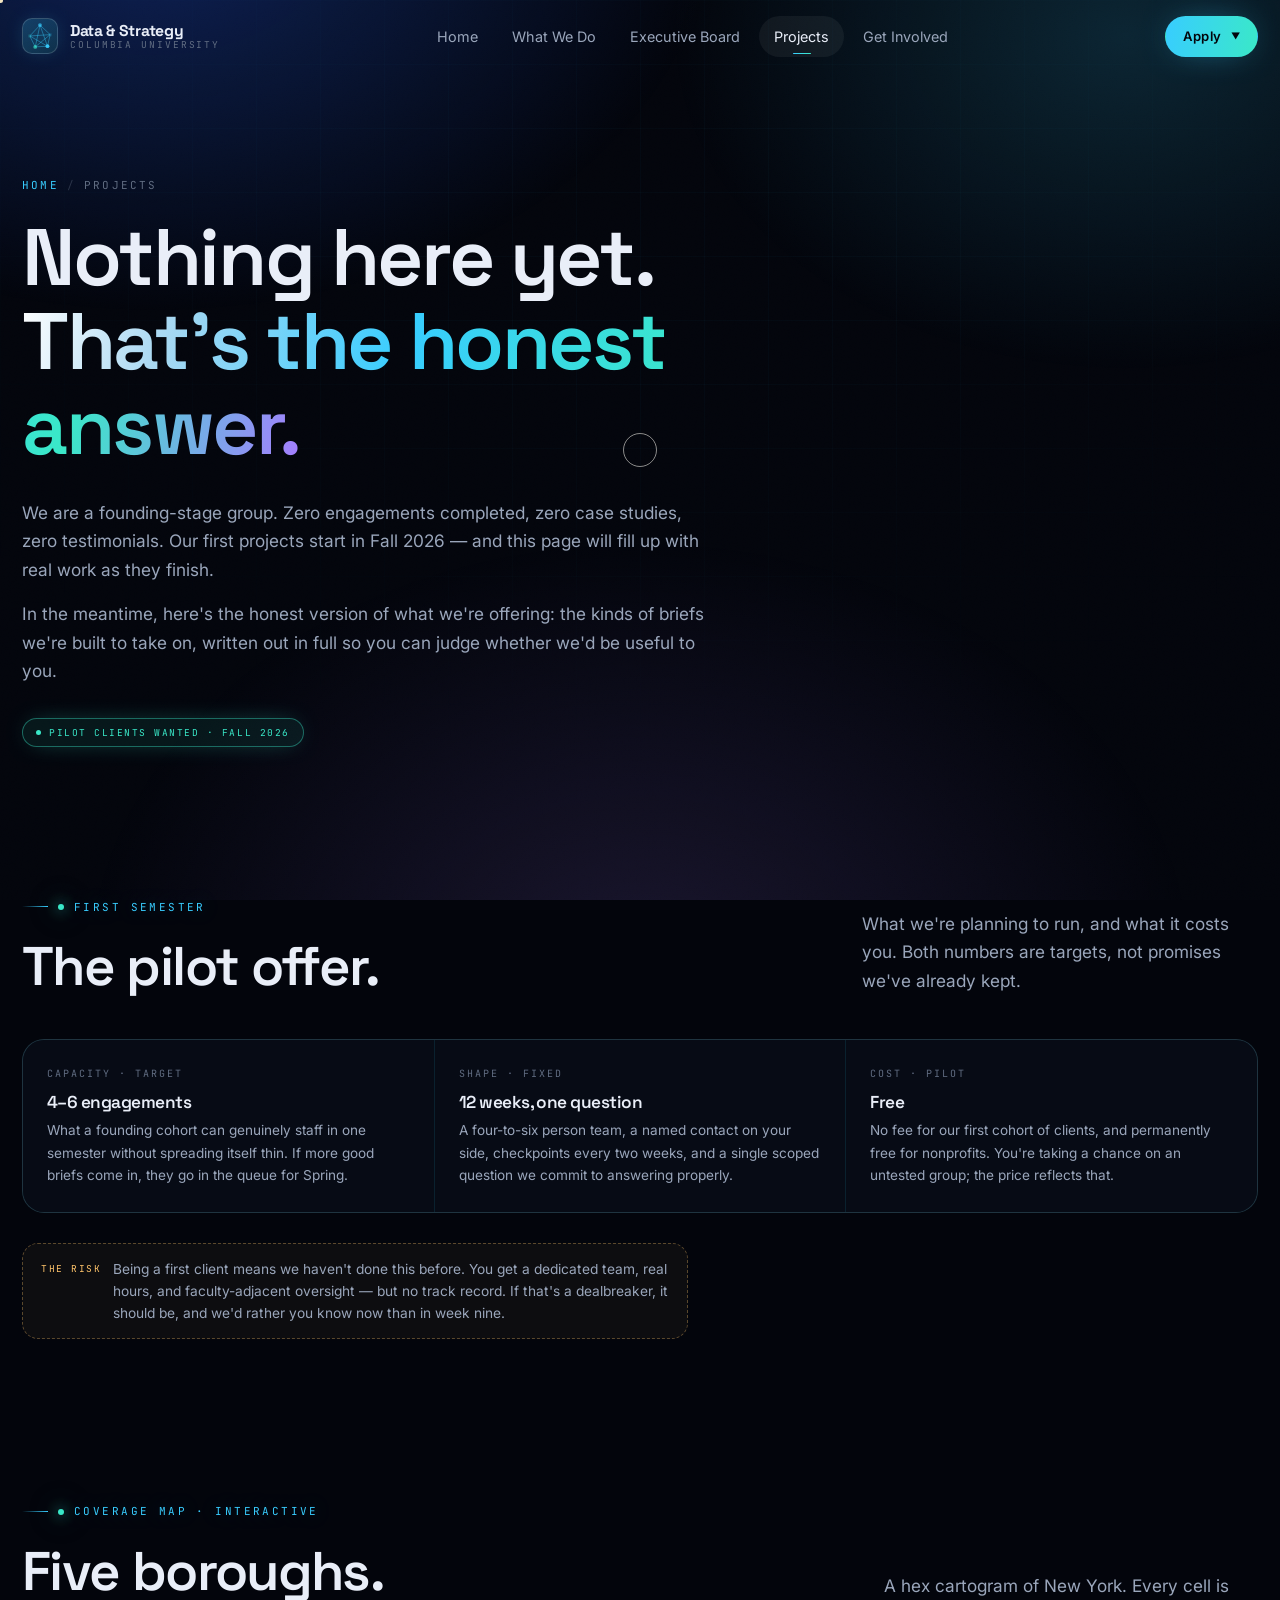
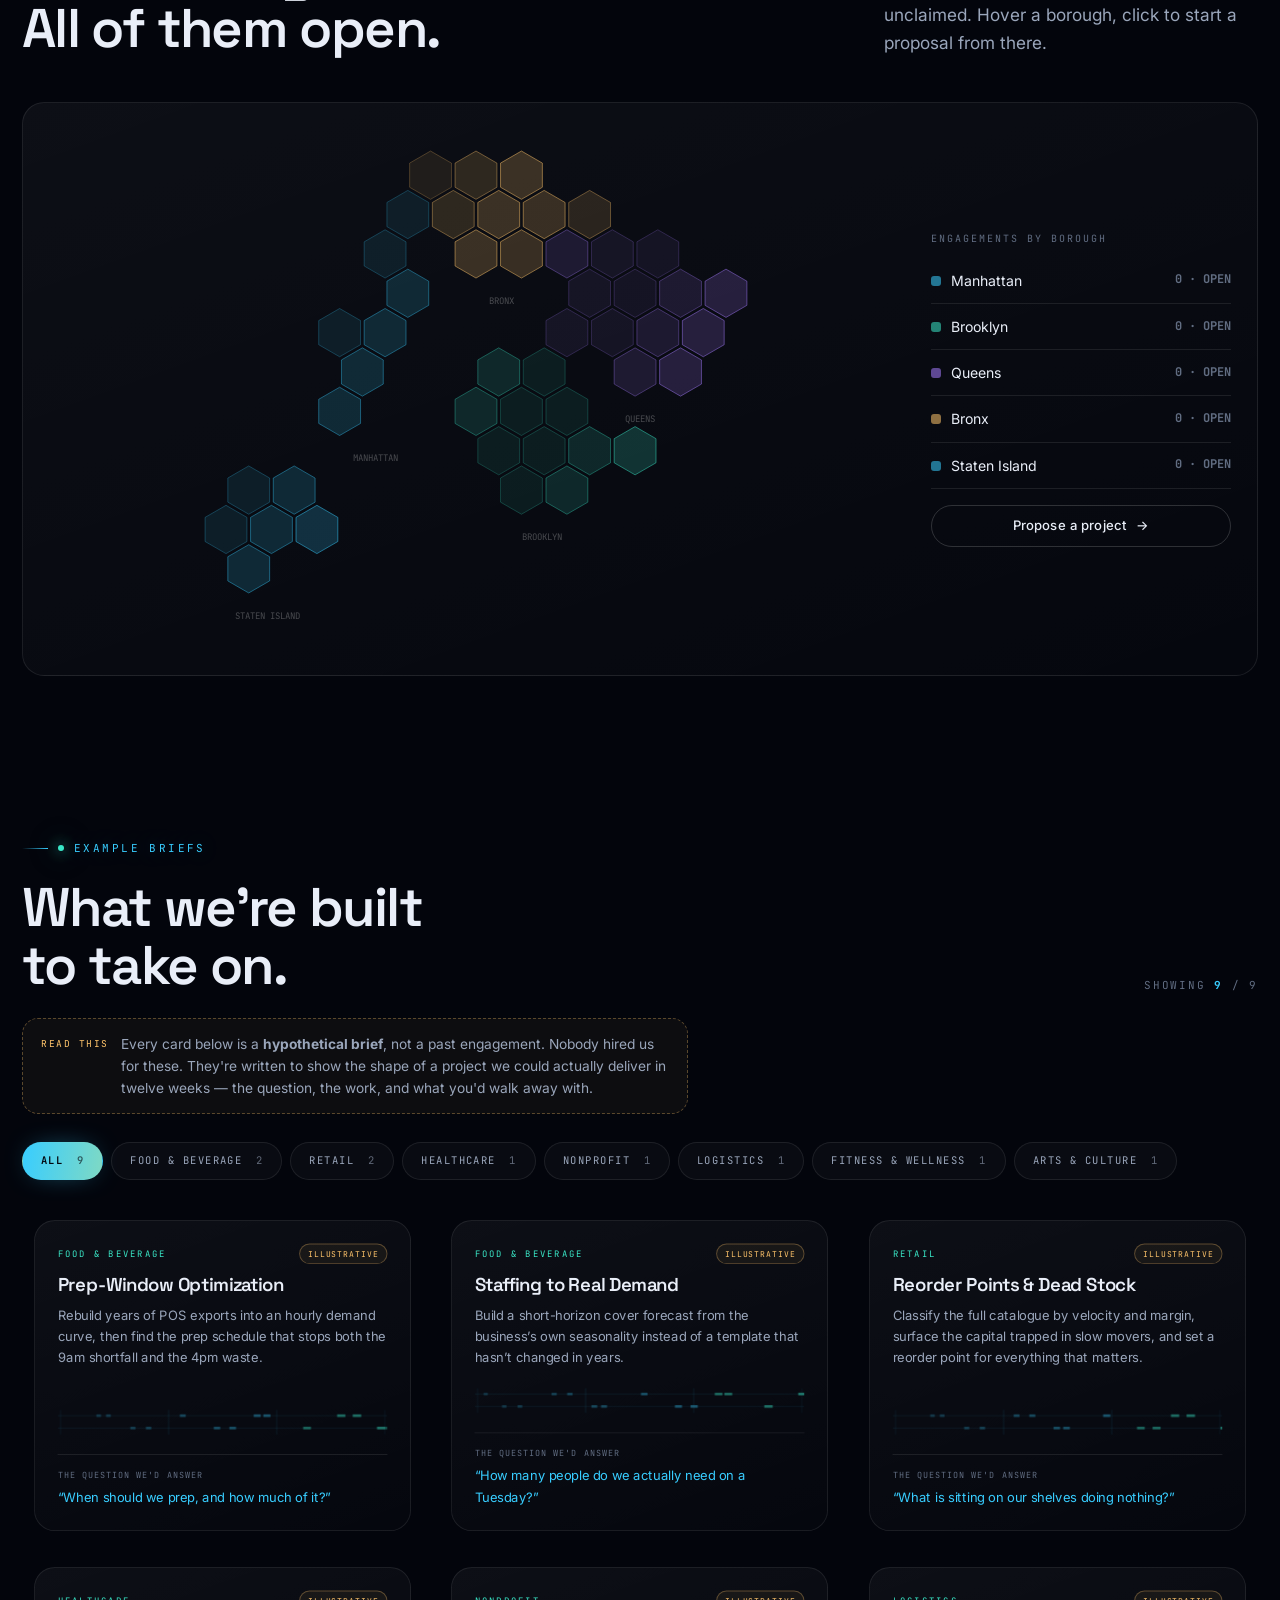
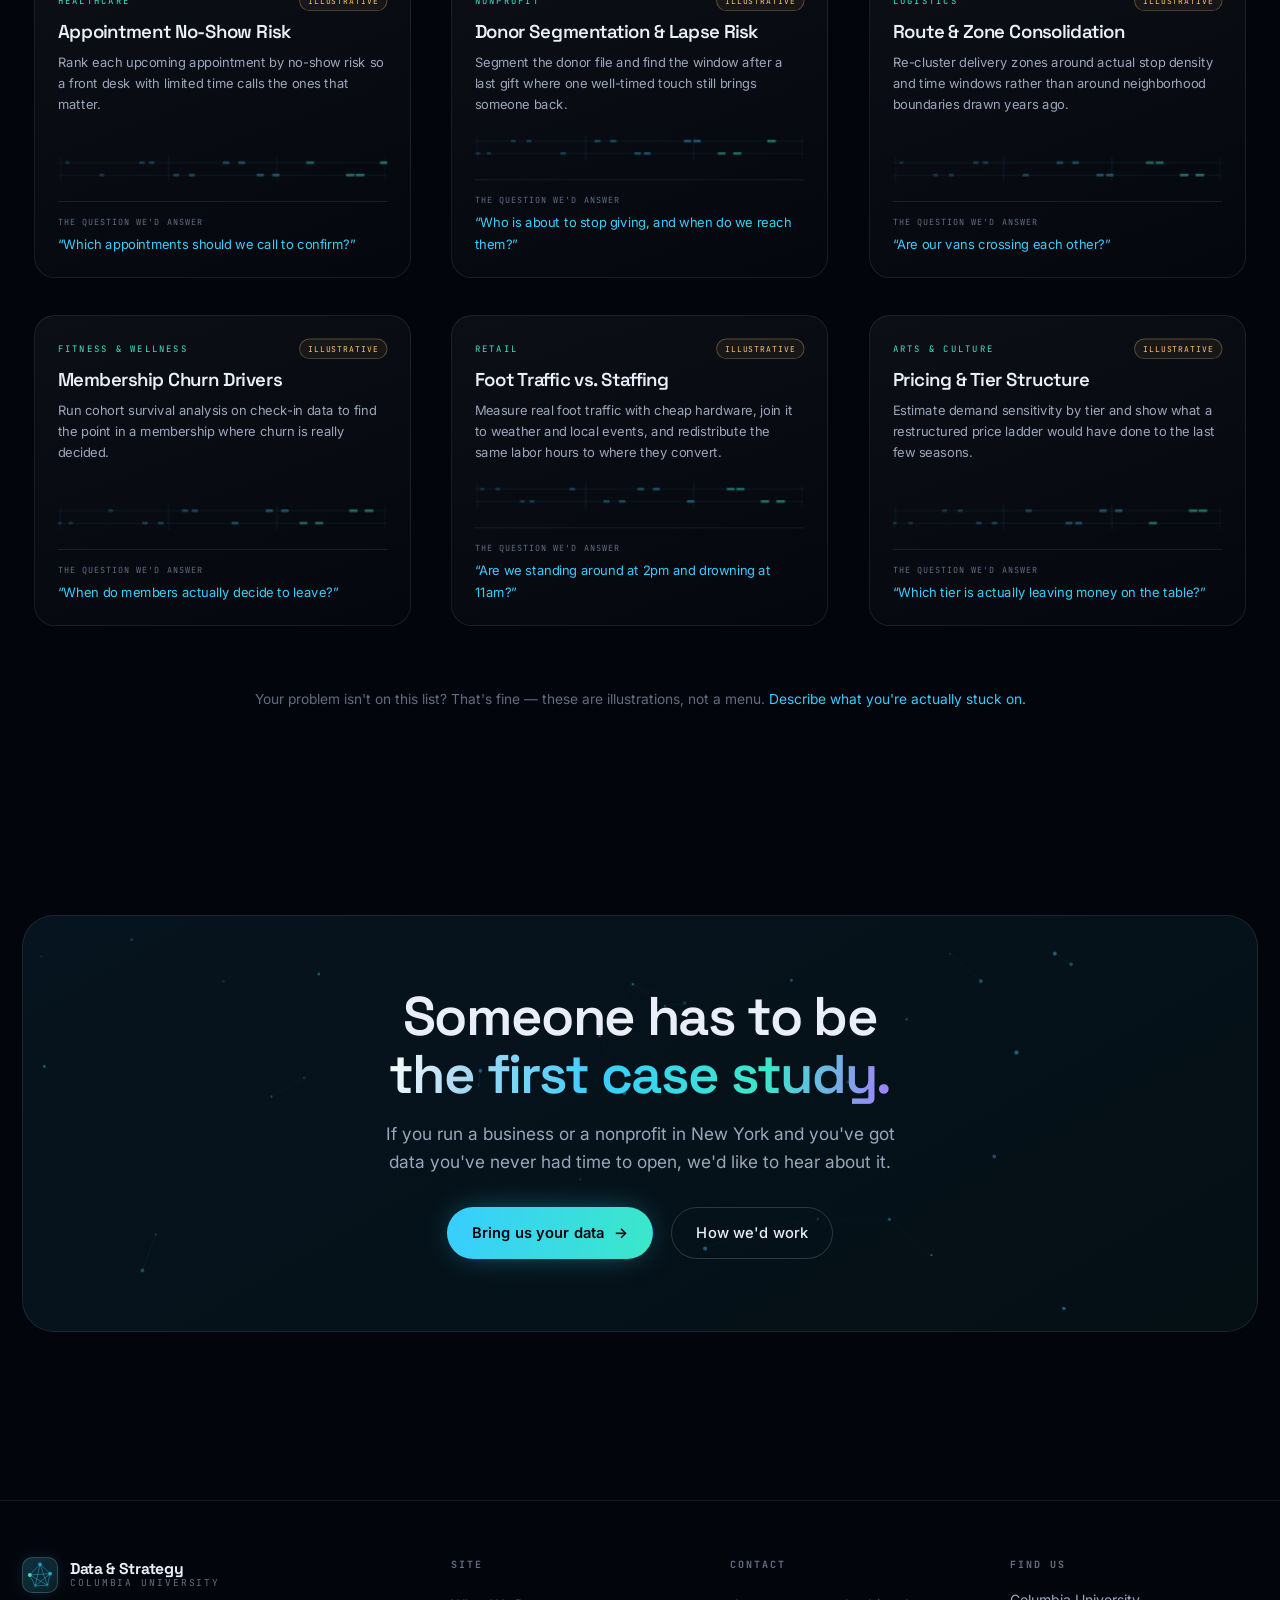
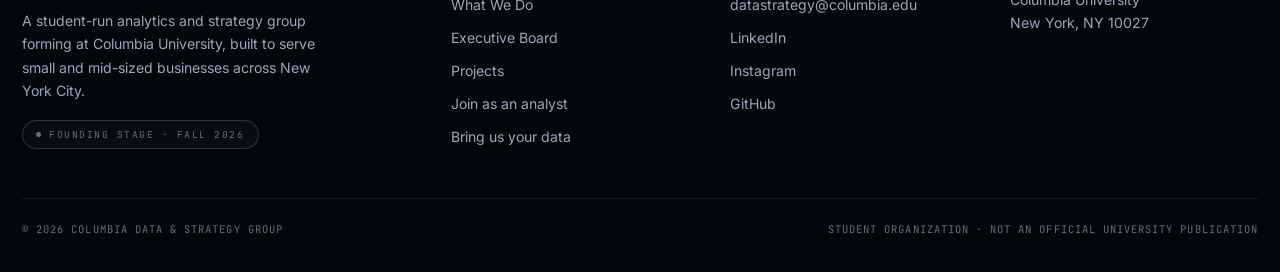
<file: projects.html>
<!DOCTYPE html>
<html lang="en">
<head>
<meta charset="UTF-8">
<meta name="viewport" content="width=device-width, initial-scale=1">
<title>Projects — Columbia Data &amp; Strategy Group</title>
<meta name="description" content="We haven't run an engagement yet. Here are the briefs we're built to take on, and how to be one of our first clients.">
<link rel="icon" href="data:image/svg+xml,%3Csvg xmlns='http://www.w3.org/2000/svg' viewBox='0 0 32 32'%3E%3Crect width='32' height='32' rx='8' fill='%23070b12'/%3E%3Ccircle cx='16' cy='7' r='2.4' fill='%2338CDFF'/%3E%3Ccircle cx='7' cy='20' r='2.4' fill='%233AE8C8'/%3E%3Ccircle cx='25' cy='18' r='2.4' fill='%2338CDFF'/%3E%3Ccircle cx='16' cy='27' r='2.4' fill='%23A67CFF'/%3E%3Cg stroke='%2338CDFF' stroke-width='1.1' opacity='.65'%3E%3Cpath d='M16 7 7 20M16 7l9 11M7 20l9 7M25 18l-9 9'/%3E%3C/g%3E%3C/svg%3E">
<link rel="preconnect" href="https://fonts.googleapis.com">
<link rel="preconnect" href="https://fonts.gstatic.com" crossorigin>
<link href="https://fonts.googleapis.com/css2?family=Space+Grotesk:wght@400;500;600;700&family=Inter:wght@300;400;500;600&family=JetBrains+Mono:wght@300;400;500&display=swap" rel="stylesheet">
<link rel="stylesheet" href="assets/css/main.css">
</head>
<body>

<div class="bg-field"></div>
<div class="grain"></div>
<div class="scroll-rail"><div class="scroll-bar"></div></div>

<header class="nav">
  <div class="nav-inner">
    <a class="brand" href="index.html">
      <span class="brand-mark"><canvas></canvas></span>
      <span class="brand-txt"><b>Data &amp; Strategy</b><span>Columbia University</span></span>
    </a>
    <nav class="nav-links">
      <a href="index.html">Home</a>
      <a href="about.html">What We Do</a>
      <a href="team.html">Executive Board</a>
      <a href="projects.html" class="active">Projects</a>
      <a href="join.html">Get Involved</a>
    </nav>
    <div class="nav-cta">
      <div class="apply-menu">
        <a class="btn btn-sm btn-primary" href="join.html">Apply <span class="caret">▼</span></a>
        <div class="apply-pop">
          <a href="join.html#students"><b>Join as an analyst</b><small>Columbia students</small><span class="go2">→</span></a>
          <div class="sep"></div>
          <a href="join.html#business"><b>Bring us your data</b><small>Businesses &amp; nonprofits</small><span class="go2">→</span></a>
        </div>
      </div>
      <button class="burger" aria-label="Menu"><span></span></button>
    </div>
  </div>
</header>

<div class="mobile-menu">
  <a href="index.html">Home <i>01</i></a>
  <a href="about.html">What We Do <i>02</i></a>
  <a href="team.html">Executive Board <i>03</i></a>
  <a href="projects.html">Projects <i>04</i></a>
  <a href="join.html#students">Join as an analyst <i>05</i></a>
  <a href="join.html#business">Bring us your data <i>06</i></a>
</div>

<main>

  <section class="page-head">
    <div class="wrap">
      <div class="crumb"><a href="index.html">Home</a><i>/</i>Projects</div>
      <h1 data-reveal>Nothing here yet.<br><span class="grad-text">That&rsquo;s the honest<br>answer.</span></h1>
      <p class="lead mt-m" data-reveal data-delay=".12">
        We are a founding-stage group. Zero engagements completed, zero case studies, zero
        testimonials. Our first projects start in Fall 2026 &mdash; and this page will fill up
        with real work as they finish.
      </p>
      <p class="lead mt-s" data-reveal data-delay=".18">
        In the meantime, here's the honest version of what we're offering: the kinds of briefs
        we're built to take on, written out in full so you can judge whether we'd be useful to you.
      </p>
      <div class="mt-m" data-reveal data-delay=".24">
        <span class="pill">Pilot clients wanted · Fall 2026</span>
      </div>
    </div>
  </section>

  <!-- ============ THE OFFER ============ -->
  <section class="section-tight">
    <div class="wrap">
      <div class="sec-head" data-reveal>
        <div>
          <div class="eyebrow"><span class="dot"></span> First semester</div>
          <h2 class="h2">The pilot offer.</h2>
        </div>
        <p class="lead" style="max-width:36ch">
          What we're planning to run, and what it costs you. Both numbers are targets, not promises
          we've already kept.
        </p>
      </div>

      <div class="slots" data-reveal>
        <div class="slot">
          <div class="n">CAPACITY · TARGET</div>
          <h4>4&ndash;6 engagements</h4>
          <p>What a founding cohort can genuinely staff in one semester without spreading itself thin. If more good briefs come in, they go in the queue for Spring.</p>
        </div>
        <div class="slot">
          <div class="n">SHAPE · FIXED</div>
          <h4>12 weeks, one question</h4>
          <p>A four-to-six person team, a named contact on your side, checkpoints every two weeks, and a single scoped question we commit to answering properly.</p>
        </div>
        <div class="slot">
          <div class="n">COST · PILOT</div>
          <h4>Free</h4>
          <p>No fee for our first cohort of clients, and permanently free for nonprofits. You're taking a chance on an untested group; the price reflects that.</p>
        </div>
      </div>

      <div class="note mt-m" data-reveal>
        <span class="k">The&nbsp;risk</span>
        <div>
          Being a first client means we haven't done this before. You get a dedicated team, real
          hours, and faculty-adjacent oversight &mdash; but no track record. If that's a dealbreaker,
          it should be, and we'd rather you know now than in week nine.
        </div>
      </div>
    </div>
  </section>

  <!-- ============ CARTOGRAM ============ -->
  <section class="section-tight">
    <div class="wrap">
      <div class="sec-head" data-reveal>
        <div>
          <div class="eyebrow"><span class="dot"></span> Coverage map · Interactive</div>
          <h2 class="h2">Five boroughs.<br>All of them open.</h2>
        </div>
        <p class="lead" style="max-width:34ch">
          A hex cartogram of New York. Every cell is unclaimed. Hover a borough, click to start a
          proposal from there.
        </p>
      </div>

      <div class="carto-wrap card" style="padding:26px" data-reveal>
        <div style="position:relative">
          <canvas id="carto"></canvas>
          <div id="carto-tip" class="mono" style="position:absolute;pointer-events:none;opacity:0;transition:opacity .2s;background:rgba(8,12,20,.94);border:1px solid var(--line-strong);border-radius:10px;padding:9px 13px;font-size:10.5px;letter-spacing:.08em;white-space:nowrap;z-index:5"></div>
        </div>
        <div class="carto-legend" id="carto-legend"></div>
      </div>
    </div>
  </section>

  <!-- ============ EXAMPLE BRIEFS ============ -->
  <section class="section-tight" style="padding-bottom:clamp(72px,10vw,140px)">
    <div class="wrap">
      <div class="sec-head" data-reveal style="margin-bottom:24px">
        <div>
          <div class="eyebrow"><span class="dot"></span> Example briefs</div>
          <h2 class="h2">What we&rsquo;re built<br>to take on.</h2>
        </div>
        <div class="mono faint" style="font-size:11px;letter-spacing:.16em">
          SHOWING <b id="count-shown" style="color:var(--neon)">9</b> / <span id="count-total">9</span>
        </div>
      </div>

      <div class="note mt-s" data-reveal style="margin-bottom:28px">
        <span class="k">Read&nbsp;this</span>
        <div>
          Every card below is a <b>hypothetical brief</b>, not a past engagement. Nobody hired us for
          these. They're written to show the shape of a project we could actually deliver in twelve
          weeks &mdash; the question, the work, and what you'd walk away with.
        </div>
      </div>

      <div class="filters" id="proj-filters"></div>
      <div class="proj-grid" id="proj-grid"></div>

      <div id="empty-state" class="center muted mt-l" style="display:none;padding:60px 0">
        <div style="font-size:2rem;margin-bottom:12px">∅</div>
        No example briefs in that sector yet.
      </div>

      <p class="faint center mt-l" style="font-size:.86rem" data-reveal>
        Your problem isn't on this list? That's fine &mdash; these are illustrations, not a menu.
        <a href="join.html#business" style="color:var(--neon)">Describe what you're actually stuck on.</a>
      </p>
    </div>
  </section>

  <!-- ============ CTA ============ -->
  <section class="section-tight" style="padding-bottom:clamp(72px,10vw,140px)">
    <div class="wrap">
      <div class="cta-band" data-reveal>
        <canvas id="cta-net"></canvas>
        <h2 class="h2">Someone has to be<br><span class="grad-text">the first case study.</span></h2>
        <p class="lead mx-auto center mt-s" style="max-width:48ch">
          If you run a business or a nonprofit in New York and you've got data you've never had
          time to open, we'd like to hear about it.
        </p>
        <div class="flex gap-m mt-m" style="justify-content:center;flex-wrap:wrap">
          <a href="join.html#business" class="btn btn-primary" data-magnetic>Bring us your data <span class="arrow">→</span></a>
          <a href="about.html" class="btn btn-ghost">How we'd work</a>
        </div>
      </div>
    </div>
  </section>

</main>

<!-- ============ MODAL ============ -->
<div class="modal-scrim" id="modal-scrim">
  <div class="modal" id="modal">
    <button class="drawer-close" id="modal-close" aria-label="Close" style="top:18px;right:18px">✕</button>
    <div id="modal-body"></div>
  </div>
</div>

<footer>
  <div class="wrap">
    <div class="foot-grid">
      <div>
        <a class="brand" href="index.html" style="margin-bottom:16px">
          <span class="brand-mark"><canvas></canvas></span>
          <span class="brand-txt"><b>Data &amp; Strategy</b><span>Columbia University</span></span>
        </a>
        <p class="muted" style="font-size:.88rem; max-width:34ch">A student-run analytics and strategy group forming at Columbia University, built to serve small and mid-sized businesses across New York City.</p>
        <div class="mt-s"><span class="pill grey">Founding stage · Fall 2026</span></div>
      </div>
      <div>
        <h5>Site</h5>
        <a href="about.html">What We Do</a><a href="team.html">Executive Board</a><a href="projects.html">Projects</a>
        <a href="join.html#students">Join as an analyst</a><a href="join.html#business">Bring us your data</a>
      </div>
      <div>
        <h5>Contact</h5>
        <a href="mailto:datastrategy@columbia.edu">datastrategy@columbia.edu</a><a href="#">LinkedIn</a><a href="#">Instagram</a><a href="#">GitHub</a>
      </div>
      <div>
        <h5>Find us</h5>
        <p class="muted" style="font-size:.88rem">Columbia University<br>New York, NY 10027</p>
      </div>
    </div>
    <div class="foot-bottom">
      <span>© <span data-year></span> Columbia Data &amp; Strategy Group</span>
      <span>Student organization · Not an official University publication</span>
    </div>
  </div>
</footer>

<script src="assets/js/core.js"></script>
<script src="assets/js/projects.js"></script>
</body>
</html>
</file>
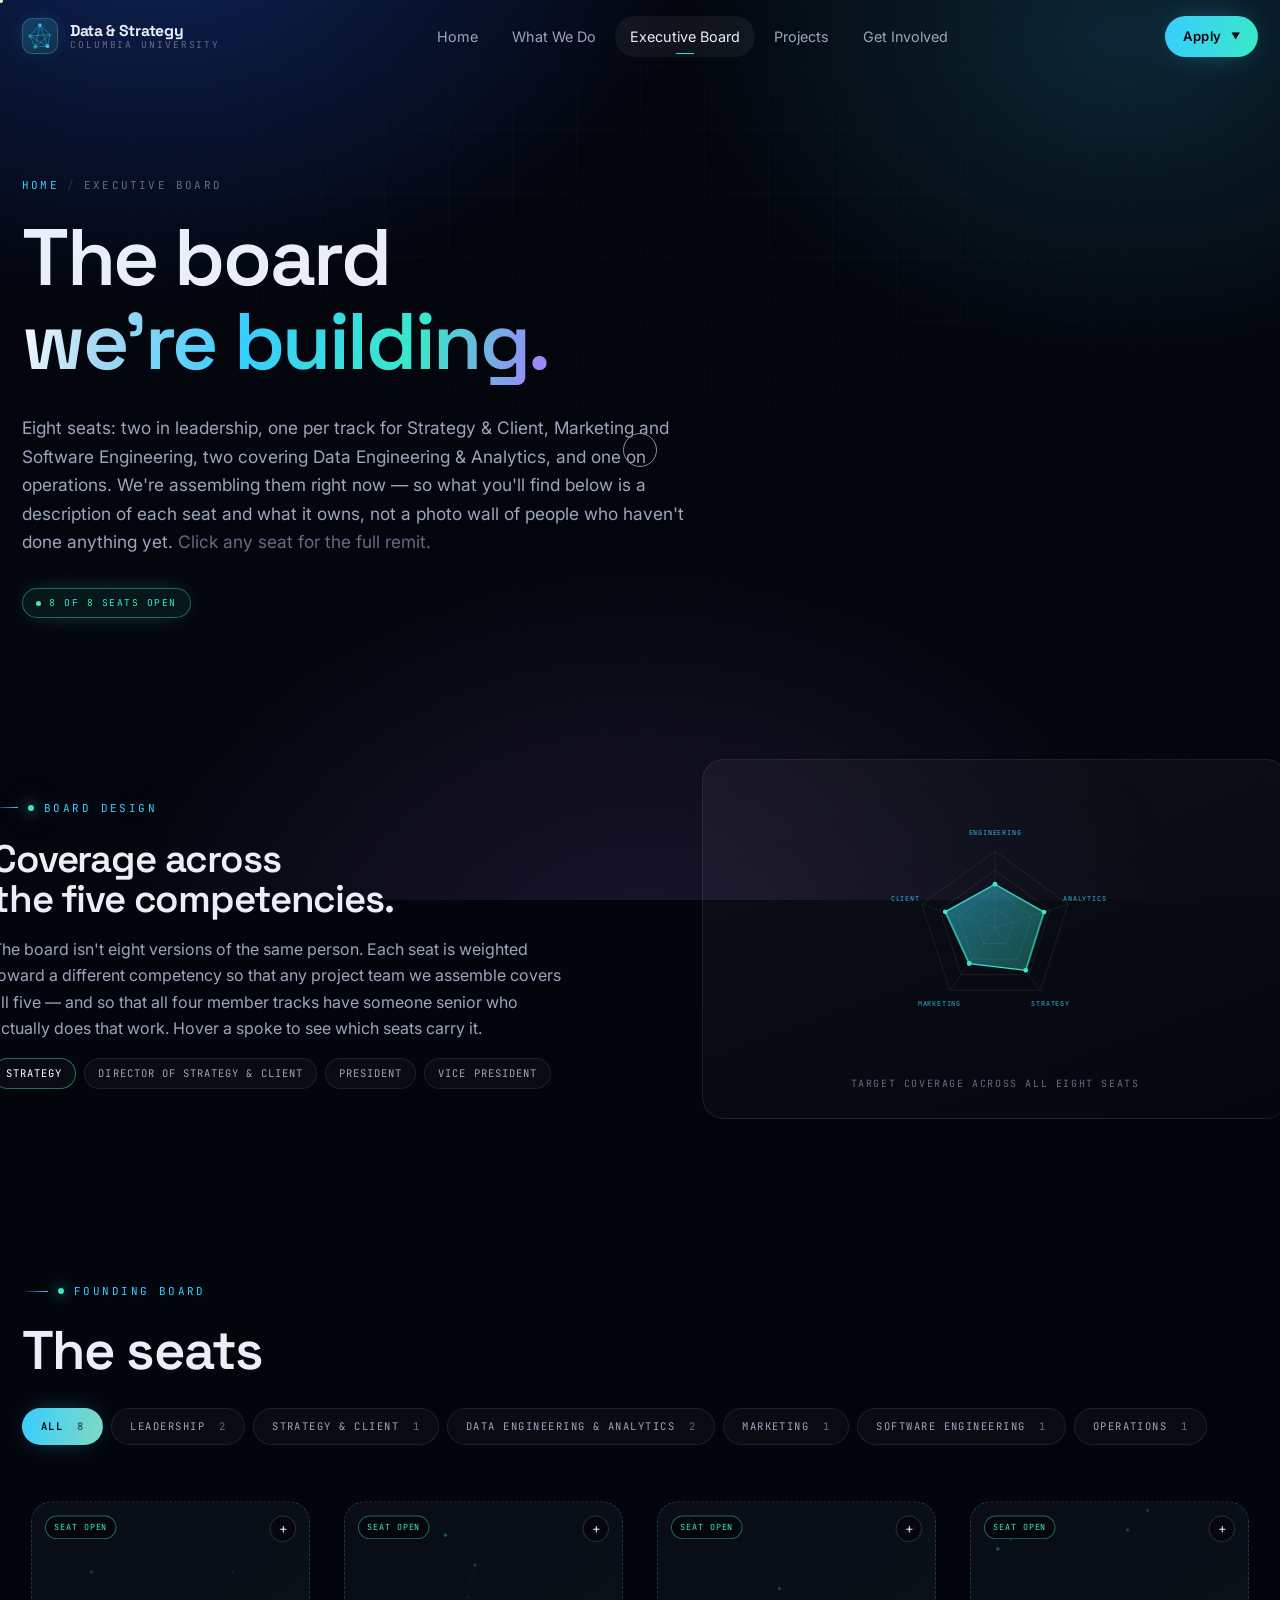
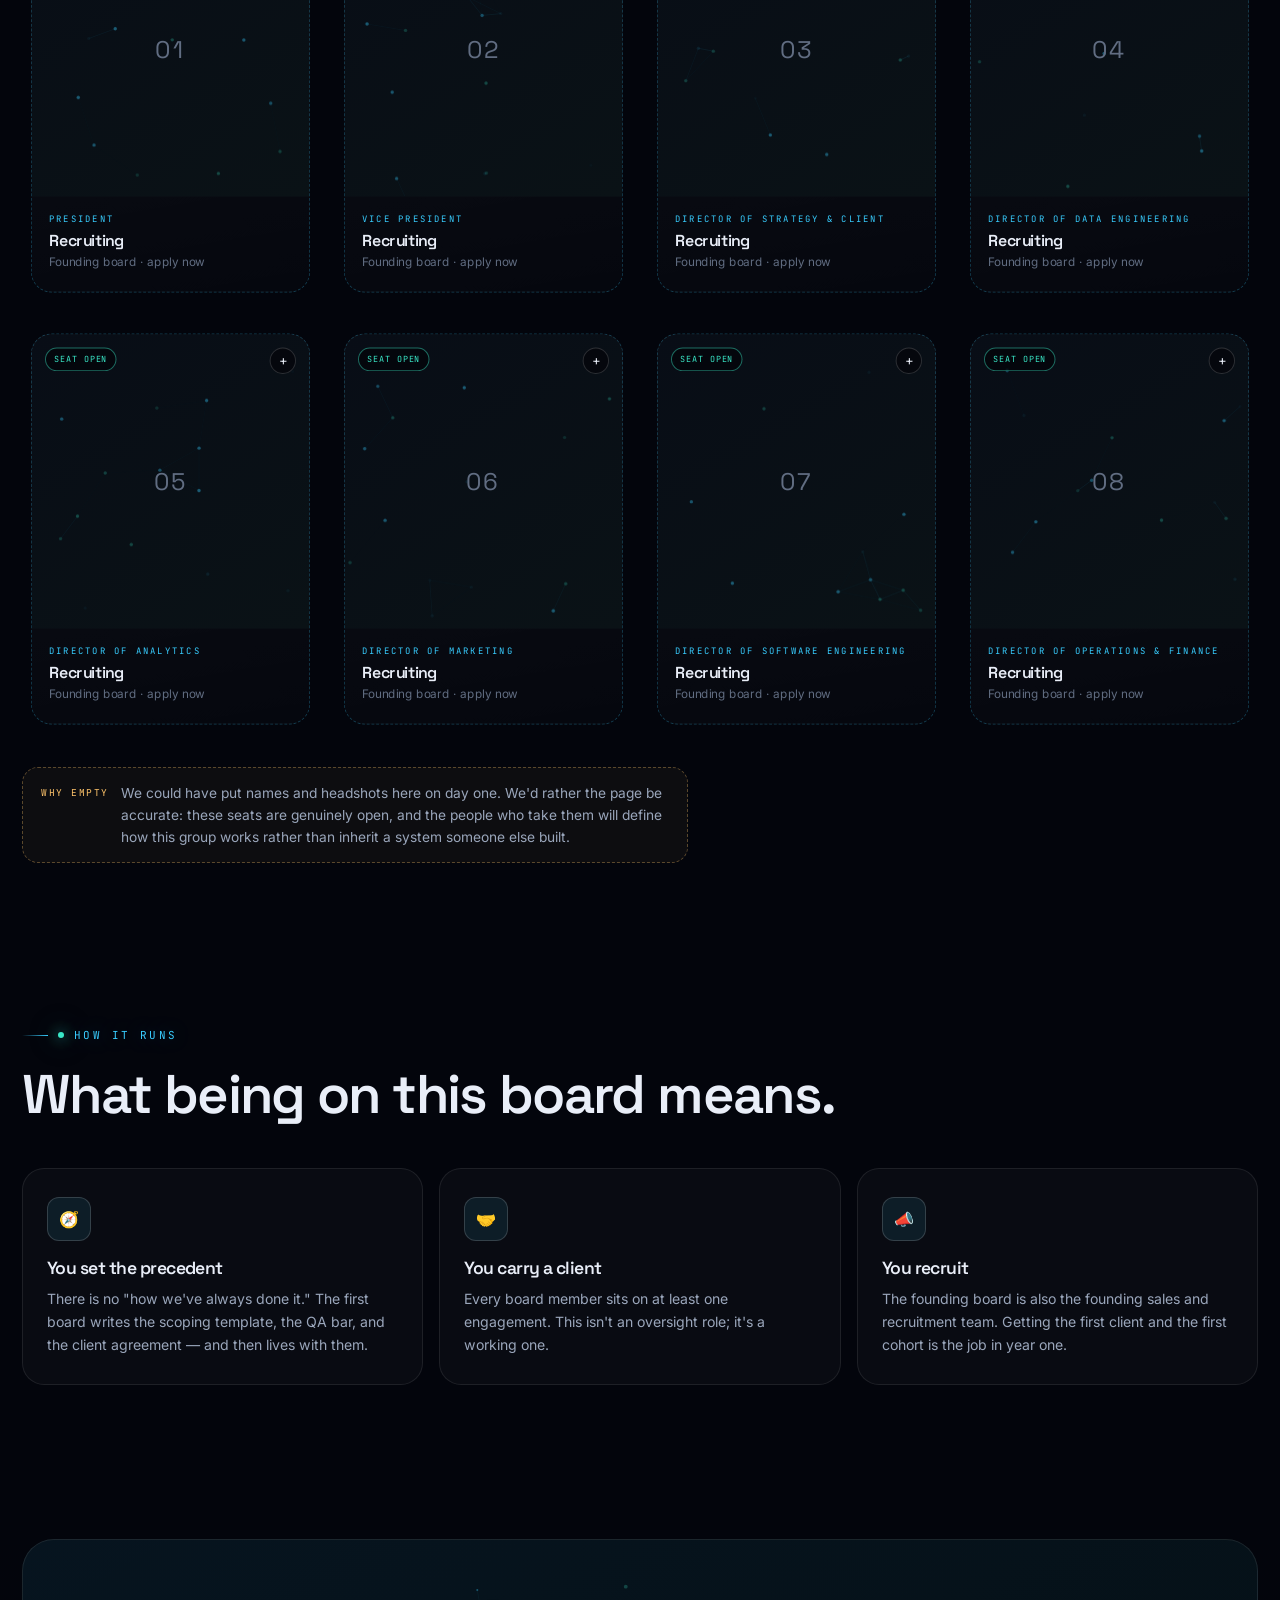
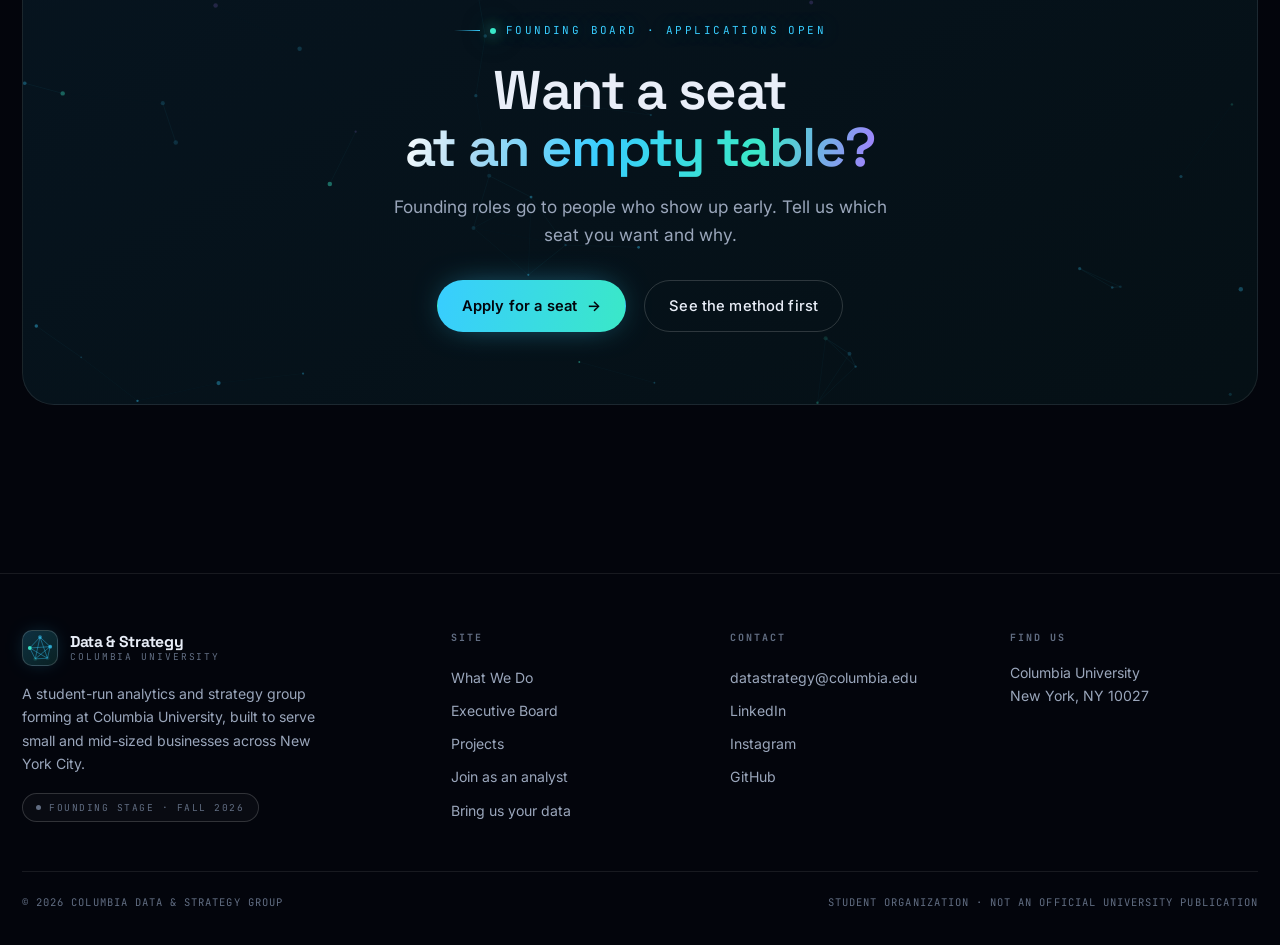
<file: team.html>
<!DOCTYPE html>
<html lang="en">
<head>
<meta charset="UTF-8">
<meta name="viewport" content="width=device-width, initial-scale=1">
<title>Executive Board — Columbia Data &amp; Strategy Group</title>
<meta name="description" content="The founding executive board of Columbia Data &amp; Strategy Group — the seats we're filling and what each one owns.">
<link rel="icon" href="data:image/svg+xml,%3Csvg xmlns='http://www.w3.org/2000/svg' viewBox='0 0 32 32'%3E%3Crect width='32' height='32' rx='8' fill='%23070b12'/%3E%3Ccircle cx='16' cy='7' r='2.4' fill='%2338CDFF'/%3E%3Ccircle cx='7' cy='20' r='2.4' fill='%233AE8C8'/%3E%3Ccircle cx='25' cy='18' r='2.4' fill='%2338CDFF'/%3E%3Ccircle cx='16' cy='27' r='2.4' fill='%23A67CFF'/%3E%3Cg stroke='%2338CDFF' stroke-width='1.1' opacity='.65'%3E%3Cpath d='M16 7 7 20M16 7l9 11M7 20l9 7M25 18l-9 9'/%3E%3C/g%3E%3C/svg%3E">
<link rel="preconnect" href="https://fonts.googleapis.com">
<link rel="preconnect" href="https://fonts.gstatic.com" crossorigin>
<link href="https://fonts.googleapis.com/css2?family=Space+Grotesk:wght@400;500;600;700&family=Inter:wght@300;400;500;600&family=JetBrains+Mono:wght@300;400;500&display=swap" rel="stylesheet">
<link rel="stylesheet" href="assets/css/main.css">
</head>
<body>

<div class="bg-field"></div>
<div class="grain"></div>
<div class="scroll-rail"><div class="scroll-bar"></div></div>

<header class="nav">
  <div class="nav-inner">
    <a class="brand" href="index.html">
      <span class="brand-mark"><canvas></canvas></span>
      <span class="brand-txt"><b>Data &amp; Strategy</b><span>Columbia University</span></span>
    </a>
    <nav class="nav-links">
      <a href="index.html">Home</a>
      <a href="about.html">What We Do</a>
      <a href="team.html" class="active">Executive Board</a>
      <a href="projects.html">Projects</a>
      <a href="join.html">Get Involved</a>
    </nav>
    <div class="nav-cta">
      <div class="apply-menu">
        <a class="btn btn-sm btn-primary" href="join.html">Apply <span class="caret">▼</span></a>
        <div class="apply-pop">
          <a href="join.html#students"><b>Join as an analyst</b><small>Columbia students</small><span class="go2">→</span></a>
          <div class="sep"></div>
          <a href="join.html#business"><b>Bring us your data</b><small>Businesses &amp; nonprofits</small><span class="go2">→</span></a>
        </div>
      </div>
      <button class="burger" aria-label="Menu"><span></span></button>
    </div>
  </div>
</header>

<div class="mobile-menu">
  <a href="index.html">Home <i>01</i></a>
  <a href="about.html">What We Do <i>02</i></a>
  <a href="team.html">Executive Board <i>03</i></a>
  <a href="projects.html">Projects <i>04</i></a>
  <a href="join.html#students">Join as an analyst <i>05</i></a>
  <a href="join.html#business">Bring us your data <i>06</i></a>
</div>

<main>

  <section class="page-head">
    <div class="wrap">
      <div class="crumb"><a href="index.html">Home</a><i>/</i>Executive Board</div>
      <h1 data-reveal>The board<br><span class="grad-text">we&rsquo;re building.</span></h1>
      <p class="lead mt-m" data-reveal data-delay=".12">
        Eight seats: two in leadership, one per track for Strategy &amp; Client, Marketing and
        Software Engineering, two covering Data Engineering &amp; Analytics, and one on operations.
        We're assembling them right now &mdash; so what you'll find below is a description of each
        seat and what it owns, not a photo wall of people who haven't done anything yet.
        <span class="faint">Click any seat for the full remit.</span>
      </p>
      <div class="mt-m" id="seat-count" data-reveal data-delay=".18"></div>
    </div>
  </section>

  <!-- ============ TARGET COVERAGE ============ -->
  <section class="section-tight">
    <div class="wrap">
      <div class="split" style="align-items:center">
        <div data-reveal data-dir="left">
          <div class="eyebrow"><span class="dot"></span> Board design</div>
          <h2 class="h2" style="font-size:clamp(1.6rem,3vw,2.4rem)">Coverage across<br>the five competencies.</h2>
          <p class="lead mt-s" style="font-size:1rem">
            The board isn't eight versions of the same person. Each seat is weighted toward a
            different competency so that any project team we assemble covers all five &mdash; and so
            that all four member tracks have someone senior who actually does that work.
            Hover a spoke to see which seats carry it.
          </p>
          <div class="chips mt-s" id="coverage-chips"></div>
        </div>
        <div class="card" style="padding:26px" data-reveal data-dir="right">
          <div class="radar-wrap" id="board-radar"></div>
          <div class="center mono faint" style="font-size:10px; letter-spacing:.16em; margin-top:6px">TARGET COVERAGE ACROSS ALL EIGHT SEATS</div>
        </div>
      </div>
    </div>
  </section>

  <!-- ============ BOARD GRID ============ -->
  <section class="section-tight">
    <div class="wrap">
      <div class="sec-head" data-reveal>
        <div>
          <div class="eyebrow"><span class="dot"></span> Founding board</div>
          <h2 class="h2">The seats</h2>
        </div>
        <div class="filters" id="div-filters" style="margin:0"></div>
      </div>
      <div class="team-grid" id="team-grid"></div>

      <div class="note mt-m" data-reveal>
        <span class="k">Why&nbsp;empty</span>
        <div>
          We could have put names and headshots here on day one. We'd rather the page be accurate:
          these seats are genuinely open, and the people who take them will define how this group
          works rather than inherit a system someone else built.
        </div>
      </div>
    </div>
  </section>

  <!-- ============ HOW THE BOARD RUNS ============ -->
  <section class="section-tight">
    <div class="wrap">
      <div class="sec-head" data-reveal>
        <div>
          <div class="eyebrow"><span class="dot"></span> How it runs</div>
          <h2 class="h2">What being on this board means.</h2>
        </div>
      </div>
      <div class="cap-grid">
        <div class="cap" data-reveal>
          <div class="ico">🧭</div>
          <h3>You set the precedent</h3>
          <p>There is no "how we've always done it." The first board writes the scoping template, the QA bar, and the client agreement — and then lives with them.</p>
        </div>
        <div class="cap" data-reveal data-delay=".06">
          <div class="ico">🤝</div>
          <h3>You carry a client</h3>
          <p>Every board member sits on at least one engagement. This isn't an oversight role; it's a working one.</p>
        </div>
        <div class="cap" data-reveal data-delay=".12">
          <div class="ico">📣</div>
          <h3>You recruit</h3>
          <p>The founding board is also the founding sales and recruitment team. Getting the first client and the first cohort is the job in year one.</p>
        </div>
      </div>
    </div>
  </section>

  <!-- ============ CTA ============ -->
  <section class="section-tight" style="padding-bottom:clamp(72px,10vw,140px)">
    <div class="wrap">
      <div class="cta-band" data-reveal>
        <canvas id="cta-net"></canvas>
        <div class="eyebrow" style="justify-content:center"><span class="dot"></span> Founding board · applications open</div>
        <h2 class="h2">Want a seat<br><span class="grad-text">at an empty table?</span></h2>
        <p class="lead mx-auto center mt-s" style="max-width:48ch">
          Founding roles go to people who show up early. Tell us which seat you want and why.
        </p>
        <div class="flex gap-m mt-m" style="justify-content:center; flex-wrap:wrap">
          <a href="join.html#students" class="btn btn-primary" data-magnetic>Apply for a seat <span class="arrow">→</span></a>
          <a href="about.html" class="btn btn-ghost">See the method first</a>
        </div>
      </div>
    </div>
  </section>

</main>

<!-- ============ DRAWER ============ -->
<div class="drawer-scrim" id="scrim"></div>
<aside class="drawer" id="drawer" aria-hidden="true">
  <button class="drawer-close" id="drawer-close" aria-label="Close">✕</button>
  <div id="drawer-body"></div>
</aside>

<footer>
  <div class="wrap">
    <div class="foot-grid">
      <div>
        <a class="brand" href="index.html" style="margin-bottom:16px">
          <span class="brand-mark"><canvas></canvas></span>
          <span class="brand-txt"><b>Data &amp; Strategy</b><span>Columbia University</span></span>
        </a>
        <p class="muted" style="font-size:.88rem; max-width:34ch">A student-run analytics and strategy group forming at Columbia University, built to serve small and mid-sized businesses across New York City.</p>
        <div class="mt-s"><span class="pill grey">Founding stage · Fall 2026</span></div>
      </div>
      <div>
        <h5>Site</h5>
        <a href="about.html">What We Do</a><a href="team.html">Executive Board</a><a href="projects.html">Projects</a>
        <a href="join.html#students">Join as an analyst</a><a href="join.html#business">Bring us your data</a>
      </div>
      <div>
        <h5>Contact</h5>
        <a href="mailto:datastrategy@columbia.edu">datastrategy@columbia.edu</a><a href="#">LinkedIn</a><a href="#">Instagram</a><a href="#">GitHub</a>
      </div>
      <div>
        <h5>Find us</h5>
        <p class="muted" style="font-size:.88rem">Columbia University<br>New York, NY 10027</p>
      </div>
    </div>
    <div class="foot-bottom">
      <span>© <span data-year></span> Columbia Data &amp; Strategy Group</span>
      <span>Student organization · Not an official University publication</span>
    </div>
  </div>
</footer>

<script src="assets/js/core.js"></script>
<script src="assets/js/team.js"></script>
</body>
</html>
</file>
<file: assets/css/main.css>
/* =========================================================
   Columbia Data & Strategy Group — Design System
   ========================================================= */

/* ---------- Tokens ---------- */
:root{
  --bg:            #03050c;
  --bg-elev:       #070b15;
  --panel:         rgba(255,255,255,.028);
  --panel-2:       rgba(255,255,255,.055);
  --line:          rgba(255,255,255,.085);
  --line-strong:   rgba(255,255,255,.16);

  --text:          #e9eef8;
  --text-dim:      #9aa6bb;
  --text-faint:    #616d82;

  --neon:          #38CDFF;   /* primary — neon blue */
  --neon-deep:     #2563FF;   /* electric blue, for glows and gradients */
  --columbia:      #A9D8F2;   /* the pale school blue — kept for display gradients */
  --mint:          #3AE8C8;   /* secondary — cyan-teal */
  --violet:        #A67CFF;   /* tertiary — electric violet */
  --amber:         #FFC46B;   /* warm counterweight; keeps this off unicolor */
  --danger:        #FF5C7A;

  --glow-blue:  0 0 0 1px rgba(56,205,255,.22), 0 18px 60px -18px rgba(37,99,255,.55);
  --glow-mint:  0 0 0 1px rgba(58,232,200,.22),  0 18px 60px -18px rgba(58,232,200,.4);

  --r-sm: 8px;
  --r-md: 14px;
  --r-lg: 22px;
  --r-xl: 32px;

  --nav-h: 74px;
  --maxw: 1240px;

  --ease: cubic-bezier(.22,.75,.24,1);
  --ease-out: cubic-bezier(.16,1,.3,1);

  --font-display: 'Space Grotesk', 'Segoe UI', system-ui, sans-serif;
  --font-body: 'Inter', 'Segoe UI', system-ui, sans-serif;
  --font-mono: 'JetBrains Mono', 'Consolas', ui-monospace, monospace;
}

/* ---------- Reset ---------- */
*,*::before,*::after{ box-sizing:border-box; }
html{ scroll-behavior:smooth; -webkit-text-size-adjust:100%; }
body{
  margin:0;
  background:var(--bg);
  color:var(--text);
  font-family:var(--font-body);
  font-size:16px;
  line-height:1.65;
  -webkit-font-smoothing:antialiased;
  overflow-x:hidden;
}
img,svg,canvas{ display:block; max-width:100%; }
a{ color:inherit; text-decoration:none; }
button,input,select,textarea{ font:inherit; color:inherit; }
h1,h2,h3,h4{ font-family:var(--font-display); font-weight:600; line-height:1.06; letter-spacing:-.03em; margin:0; }
p{ margin:0; }
::selection{ background:rgba(56,205,255,.28); color:#fff; }

/* Scrollbar */
::-webkit-scrollbar{ width:10px; height:10px; }
::-webkit-scrollbar-track{ background:#03050c; }
::-webkit-scrollbar-thumb{ background:rgba(56,205,255,.18); border-radius:99px; border:3px solid #03050c; }
::-webkit-scrollbar-thumb:hover{ background:rgba(56,205,255,.35); }

/* ---------- Ambient background ---------- */
.bg-field{ position:fixed; inset:0; z-index:0; pointer-events:none; }
.bg-field::before{
  content:''; position:absolute; inset:0;
  background:
    radial-gradient(900px 620px at 12% -8%,  rgba(37,99,255,.30), transparent 62%),
    radial-gradient(760px 560px at 88% 4%,   rgba(56,205,255,.16), transparent 60%),
    radial-gradient(900px 700px at 50% 108%, rgba(166,124,255,.14), transparent 62%);
}
.bg-field::after{
  content:''; position:absolute; inset:0; opacity:.5;
  background-image:
    linear-gradient(rgba(56,205,255,.055) 1px, transparent 1px),
    linear-gradient(90deg, rgba(56,205,255,.055) 1px, transparent 1px);
  background-size:64px 64px;
  mask-image:radial-gradient(ellipse 90% 70% at 50% 30%, #000 20%, transparent 78%);
  -webkit-mask-image:radial-gradient(ellipse 90% 70% at 50% 30%, #000 20%, transparent 78%);
}
.grain{
  position:fixed; inset:0; z-index:1; pointer-events:none; opacity:.035; mix-blend-mode:overlay;
  background-image:url("data:image/svg+xml,%3Csvg xmlns='http://www.w3.org/2000/svg' width='200' height='200'%3E%3Cfilter id='n'%3E%3CfeTurbulence type='fractalNoise' baseFrequency='.85' numOctaves='3'/%3E%3C/filter%3E%3Crect width='200' height='200' filter='url(%23n)'/%3E%3C/svg%3E");
}

/* ---------- Layout ---------- */
.wrap{ width:min(100% - 44px, var(--maxw)); margin-inline:auto; }
main{ position:relative; z-index:2; }
section{ position:relative; }
.section{ padding:clamp(72px,10vw,140px) 0; }
.section-tight{ padding:clamp(48px,6vw,84px) 0; }

/* ---------- Typography helpers ---------- */
.eyebrow{
  display:inline-flex; align-items:center; gap:10px;
  font-family:var(--font-mono); font-size:11px; letter-spacing:.22em; text-transform:uppercase;
  color:var(--neon); margin-bottom:22px;
}
.eyebrow::before{
  content:''; width:26px; height:1px; background:linear-gradient(90deg,transparent,var(--neon));
}
.eyebrow .dot{ width:6px; height:6px; border-radius:50%; background:var(--mint); box-shadow:0 0 12px var(--mint); animation:pulse 2.4s infinite; }
@keyframes pulse{ 0%,100%{opacity:1; transform:scale(1)} 50%{opacity:.35; transform:scale(.72)} }

h1,.h1{ font-size:clamp(2.6rem,7.4vw,5.4rem); }
h2,.h2{ font-size:clamp(2rem,4.4vw,3.4rem); }
h3,.h3{ font-size:clamp(1.25rem,2vw,1.6rem); }
.lead{ font-size:clamp(1rem,1.35vw,1.16rem); color:var(--text-dim); max-width:62ch; }
.muted{ color:var(--text-dim); }
.faint{ color:var(--text-faint); }
.mono{ font-family:var(--font-mono); }
.grad-text{
  background:linear-gradient(104deg,#fff 0%,var(--columbia) 16%,var(--neon) 42%,var(--mint) 74%,var(--violet) 100%);
  -webkit-background-clip:text; background-clip:text; color:transparent;
}

/* ---------- Buttons ---------- */
.btn{
  position:relative; display:inline-flex; align-items:center; gap:10px;
  padding:13px 24px; border-radius:99px; border:1px solid var(--line-strong);
  background:var(--panel); font-size:.92rem; font-weight:500; letter-spacing:.01em;
  cursor:pointer; overflow:hidden; isolation:isolate;
  transition:border-color .35s var(--ease), transform .35s var(--ease), color .35s var(--ease);
}
.btn::before{
  content:''; position:absolute; inset:0; z-index:-1; border-radius:inherit;
  background:linear-gradient(100deg,var(--neon),var(--mint));
  transform:translateY(101%); transition:transform .45s var(--ease-out);
}
.btn:hover{ color:#03050c; border-color:transparent; }
.btn:hover::before{ transform:translateY(0); }
.btn:active{ transform:scale(.97); }
.btn .arrow{ transition:transform .35s var(--ease); }
.btn:hover .arrow{ transform:translateX(4px); }

.btn-primary{ background:linear-gradient(100deg,var(--neon),var(--mint)); color:#03050c; border-color:transparent; font-weight:600; }
.btn-primary::before{ background:linear-gradient(100deg,#fff,var(--neon)); }
.btn-ghost{ background:transparent; }
.btn-sm{ padding:9px 17px; font-size:.82rem; }

/* ---------- Nav ---------- */
.nav{
  position:fixed; inset:0 0 auto 0; height:var(--nav-h); z-index:80;
  display:flex; align-items:center;
  transition:background .4s var(--ease), border-color .4s var(--ease), backdrop-filter .4s;
  border-bottom:1px solid transparent;
}
.nav.scrolled{
  background:rgba(4,6,11,.72); backdrop-filter:blur(18px) saturate(140%);
  border-bottom-color:var(--line);
}
.nav-inner{ width:min(100% - 44px, var(--maxw)); margin-inline:auto; display:flex; align-items:center; justify-content:space-between; gap:20px; }

.brand{ display:flex; align-items:center; gap:12px; }
.brand-mark{
  display:block; width:36px; height:36px; min-width:36px; border-radius:10px; flex:none;
  background:linear-gradient(140deg,rgba(56,205,255,.22),rgba(58,232,200,.12));
  border:1px solid var(--line-strong); position:relative; overflow:hidden;
}
.brand-mark canvas{ display:block; width:100%; height:100%; }
.brand-txt{ display:flex; flex-direction:column; line-height:1.1; }
.brand-txt b{ font-family:var(--font-display); font-size:.98rem; letter-spacing:-.02em; }
.brand-txt span{ font-family:var(--font-mono); font-size:9.5px; letter-spacing:.2em; color:var(--text-faint); text-transform:uppercase; }

.nav-links{ display:flex; align-items:center; gap:4px; }
.nav-links a{
  position:relative; padding:9px 15px; border-radius:99px; font-size:.9rem; color:var(--text-dim);
  transition:color .3s var(--ease), background .3s var(--ease);
}
.nav-links a::after{
  content:''; position:absolute; left:50%; bottom:3px; width:0; height:1.5px; border-radius:2px;
  background:linear-gradient(90deg,var(--neon),var(--mint));
  transform:translateX(-50%); transition:width .35s var(--ease-out);
}
.nav-links a:hover{ color:var(--text); }
.nav-links a:hover::after{ width:18px; }
.nav-links a.active{ color:var(--text); background:var(--panel-2); }
.nav-links a.active::after{ width:18px; }
.nav-cta{ display:flex; align-items:center; gap:12px; }

.burger{ display:none; width:42px; height:42px; border-radius:12px; border:1px solid var(--line); background:var(--panel); cursor:pointer; align-items:center; justify-content:center; }
.burger span{ display:block; width:17px; height:1.6px; background:var(--text); position:relative; transition:.3s var(--ease); }
.burger span::before,.burger span::after{ content:''; position:absolute; left:0; width:17px; height:1.6px; background:var(--text); transition:.3s var(--ease); }
.burger span::before{ top:-5.5px; } .burger span::after{ top:5.5px; }
.burger.open span{ background:transparent; }
.burger.open span::before{ transform:rotate(45deg); top:0; }
.burger.open span::after{ transform:rotate(-45deg); top:0; }

.mobile-menu{
  position:fixed; inset:var(--nav-h) 0 0 0; z-index:79; background:rgba(4,6,11,.97);
  backdrop-filter:blur(20px); display:flex; flex-direction:column; justify-content:center; gap:6px;
  padding:0 32px; transform:translateY(-102%); transition:transform .55s var(--ease-out); visibility:hidden;
}
.mobile-menu.open{ transform:translateY(0); visibility:visible; }
.mobile-menu a{
  font-family:var(--font-display); font-size:clamp(1.9rem,8vw,3rem); padding:14px 0;
  border-bottom:1px solid var(--line); display:flex; justify-content:space-between; align-items:baseline;
}
.mobile-menu a i{ font-family:var(--font-mono); font-size:11px; font-style:normal; color:var(--text-faint); }

/* ---------- Scroll progress ---------- */
.scroll-rail{ position:fixed; top:0; left:0; right:0; height:2px; z-index:90; background:transparent; }
.scroll-bar{ height:100%; width:0; background:linear-gradient(90deg,var(--neon),var(--mint),var(--violet)); box-shadow:0 0 14px rgba(58,232,200,.6); transition:width .1s linear; }

/* ---------- Custom cursor ---------- */
.cursor-dot,.cursor-ring{ position:fixed; top:0; left:0; z-index:200; pointer-events:none; border-radius:50%; mix-blend-mode:difference; }
.cursor-dot{ width:5px; height:5px; background:#fff; margin:-2.5px 0 0 -2.5px; }
.cursor-ring{
  width:34px; height:34px; margin:-17px 0 0 -17px; border:1px solid rgba(255,255,255,.55);
  transition:width .28s var(--ease), height .28s var(--ease), margin .28s var(--ease), border-color .28s, opacity .28s;
}
.cursor-ring.hot{ width:58px; height:58px; margin:-29px 0 0 -29px; border-color:var(--mint); }
@media (hover:none),(pointer:coarse){ .cursor-dot,.cursor-ring{ display:none; } }

/* ---------- Reveal ---------- */
[data-reveal]{ opacity:0; transform:translateY(26px); transition:opacity .9s var(--ease-out), transform .9s var(--ease-out); }
[data-reveal].in{ opacity:1; transform:none; }
[data-reveal][data-dir="left"]{ transform:translateX(-30px); }
[data-reveal][data-dir="right"]{ transform:translateX(30px); }
[data-reveal][data-dir="scale"]{ transform:scale(.94); }

/* ---------- Cards ---------- */
.card{
  position:relative; border:1px solid var(--line); border-radius:var(--r-lg);
  background:linear-gradient(160deg,rgba(255,255,255,.045),rgba(255,255,255,.012));
  overflow:hidden; transition:border-color .45s var(--ease), transform .45s var(--ease), box-shadow .45s var(--ease);
}
.card::after{
  content:''; position:absolute; inset:0; pointer-events:none; opacity:0; transition:opacity .45s;
  background:radial-gradient(420px circle at var(--mx,50%) var(--my,50%), rgba(56,205,255,.14), transparent 62%);
}
.card:hover{ border-color:var(--line-strong); box-shadow:0 26px 70px -34px rgba(0,0,0,.9); }
.card:hover::after{ opacity:1; }

/* ---------- Hero ---------- */
.hero{ min-height:100svh; display:flex; align-items:center; position:relative; padding-top:var(--nav-h); overflow:hidden; }
#hero-net{ position:absolute; inset:0; width:100%; height:100%; z-index:0; }
.hero .wrap{ position:relative; z-index:2; }
.hero-title{ font-size:clamp(2.9rem,8.6vw,7rem); letter-spacing:-.045em; }
.hero-title .line{ display:block; overflow:hidden; }
.hero-title .line > span{ display:block; transform:translateY(110%); animation:riseIn 1.1s var(--ease-out) forwards; }
.hero-title .line:nth-child(2) > span{ animation-delay:.1s; }
.hero-title .line:nth-child(3) > span{ animation-delay:.2s; }
@keyframes riseIn{ to{ transform:translateY(0); } }

.hero-meta{ display:flex; flex-wrap:wrap; gap:10px 26px; font-family:var(--font-mono); font-size:11px; letter-spacing:.16em; text-transform:uppercase; color:var(--text-faint); }
.hero-meta span{ display:inline-flex; align-items:center; gap:8px; }
.hero-meta span::before{ content:''; width:4px; height:4px; border-radius:50%; background:var(--neon); }

.scroll-hint{ position:absolute; left:50%; bottom:30px; transform:translateX(-50%); z-index:3; display:flex; flex-direction:column; align-items:center; gap:9px; font-family:var(--font-mono); font-size:9.5px; letter-spacing:.28em; color:var(--text-faint); text-transform:uppercase; }
.scroll-hint i{ display:block; width:1px; height:44px; background:linear-gradient(180deg,var(--neon),transparent); animation:drop 1.9s var(--ease) infinite; }
@keyframes drop{ 0%{transform:scaleY(0); transform-origin:top} 45%{transform:scaleY(1); transform-origin:top} 55%{transform:scaleY(1); transform-origin:bottom} 100%{transform:scaleY(0); transform-origin:bottom} }

/* ---------- Portal cards (home) ---------- */
.portals{ display:grid; grid-template-columns:repeat(4,1fr); gap:16px; }
.portal{
  position:relative; display:block; padding:26px 24px 24px; border-radius:var(--r-lg);
  border:1px solid var(--line); background:linear-gradient(165deg,rgba(255,255,255,.05),rgba(255,255,255,.01));
  min-height:290px; overflow:hidden; transform-style:preserve-3d;
  transition:transform .5s var(--ease), border-color .5s var(--ease), box-shadow .5s var(--ease);
}
.portal:hover{ border-color:rgba(56,205,255,.4); box-shadow:0 30px 80px -40px rgba(37,99,255,.75); }
.portal .idx{ font-family:var(--font-mono); font-size:10.5px; letter-spacing:.2em; color:var(--text-faint); }
.portal h3{ margin:14px 0 8px; font-size:1.42rem; }
.portal p{ font-size:.87rem; color:var(--text-dim); max-width:26ch; }
.portal .viz{ position:absolute; left:0; right:0; bottom:0; height:104px; opacity:.72; transition:opacity .45s, transform .6s var(--ease); }
.portal:hover .viz{ opacity:1; transform:translateY(-4px); }
.portal .go{
  position:absolute; right:20px; bottom:20px; width:36px; height:36px; border-radius:50%;
  border:1px solid var(--line-strong); display:grid; place-items:center; font-size:14px;
  background:rgba(4,6,11,.6); transition:.4s var(--ease); z-index:2;
}
.portal:hover .go{ background:var(--neon); color:#03050c; border-color:transparent; transform:rotate(-45deg); }

/* ---------- Ticker ---------- */
.ticker{ border-block:1px solid var(--line); overflow:hidden; padding:16px 0; background:rgba(255,255,255,.014); }
.ticker-track{ display:flex; gap:52px; width:max-content; animation:slide 34s linear infinite; }
.ticker:hover .ticker-track{ animation-play-state:paused; }
@keyframes slide{ to{ transform:translateX(-50%); } }
.ticker-item{ display:inline-flex; align-items:center; gap:12px; font-family:var(--font-mono); font-size:12px; letter-spacing:.12em; color:var(--text-dim); text-transform:uppercase; white-space:nowrap; }
.ticker-item b{ color:var(--neon); font-weight:600; }
.ticker-item::after{ content:'◆'; color:var(--mint); font-size:7px; opacity:.6; }

/* ---------- Stats ---------- */
.stat-grid{ display:grid; grid-template-columns:repeat(4,1fr); gap:1px; background:var(--line); border:1px solid var(--line); border-radius:var(--r-lg); overflow:hidden; }
.stat{ background:var(--bg-elev); padding:30px 24px; transition:background .4s; }
.stat:hover{ background:#0b1120; }
.stat .num{ font-family:var(--font-display); font-size:clamp(2rem,3.6vw,3rem); letter-spacing:-.04em; background:linear-gradient(120deg,#fff,var(--neon) 55%,var(--mint)); -webkit-background-clip:text; background-clip:text; color:transparent; }
.stat .lbl{ font-family:var(--font-mono); font-size:10.5px; letter-spacing:.18em; text-transform:uppercase; color:var(--text-faint); margin-top:8px; }

/* ---------- Page header ---------- */
.page-head{ padding:calc(var(--nav-h) + clamp(56px,8vw,110px)) 0 clamp(40px,5vw,70px); position:relative; }
.page-head h1{ font-size:clamp(2.6rem,6.4vw,5rem); }
.crumb{ font-family:var(--font-mono); font-size:11px; letter-spacing:.2em; text-transform:uppercase; color:var(--text-faint); margin-bottom:20px; }
.crumb a{ color:var(--neon); }
.crumb i{ font-style:normal; opacity:.4; margin:0 8px; }

/* ---------- Pipeline (about) ---------- */
.pipeline{ display:grid; grid-template-columns:300px 1fr; gap:28px; align-items:start; }
.stage-list{ display:flex; flex-direction:column; gap:8px; }
.stage-btn{
  position:relative; text-align:left; width:100%; padding:16px 18px; border-radius:var(--r-md);
  border:1px solid var(--line); background:var(--panel); cursor:pointer; overflow:hidden;
  transition:.4s var(--ease);
}
.stage-btn .k{ font-family:var(--font-mono); font-size:10px; letter-spacing:.2em; color:var(--text-faint); }
.stage-btn .t{ font-family:var(--font-display); font-size:1.06rem; margin-top:5px; display:block; }
.stage-btn .d{ font-size:.8rem; color:var(--text-faint); margin-top:5px; max-height:0; opacity:0; overflow:hidden; transition:.45s var(--ease); }
.stage-btn::before{ content:''; position:absolute; left:0; top:0; bottom:0; width:2px; background:linear-gradient(180deg,var(--neon),var(--mint)); transform:scaleY(0); transform-origin:top; transition:transform .45s var(--ease-out); }
.stage-btn:hover{ border-color:var(--line-strong); }
.stage-btn.active{ background:rgba(56,205,255,.07); border-color:rgba(56,205,255,.35); }
.stage-btn.active::before{ transform:scaleY(1); }
.stage-btn.active .d{ max-height:90px; opacity:1; margin-top:9px; }
.stage-btn.active .k{ color:var(--neon); }

.stage-canvas-wrap{ position:relative; border:1px solid var(--line); border-radius:var(--r-lg); background:linear-gradient(160deg,rgba(255,255,255,.04),rgba(255,255,255,.008)); overflow:hidden; min-height:440px; }
#pipeline-canvas{ width:100%; height:440px; display:block; }
.stage-readout{ position:absolute; top:16px; left:18px; right:18px; display:flex; justify-content:space-between; gap:12px; font-family:var(--font-mono); font-size:10px; letter-spacing:.16em; text-transform:uppercase; color:var(--text-faint); pointer-events:none; }
.stage-readout b{ color:var(--mint); font-weight:500; }
.stage-progress{ position:absolute; bottom:0; left:0; height:2px; background:linear-gradient(90deg,var(--neon),var(--mint)); transition:width .6s var(--ease); }

/* ---------- Capability grid ---------- */
.cap-grid{ display:grid; grid-template-columns:repeat(3,1fr); gap:16px; }
.cap{ padding:28px 24px; border-radius:var(--r-lg); border:1px solid var(--line); background:var(--panel); transition:.45s var(--ease); position:relative; overflow:hidden; }
.cap:hover{ transform:translateY(-5px); border-color:rgba(56,205,255,.35); background:rgba(56,205,255,.05); }
.cap .ico{ width:44px; height:44px; border-radius:12px; display:grid; place-items:center; border:1px solid var(--line-strong); background:rgba(56,205,255,.09); margin-bottom:18px; }
.cap h3{ font-size:1.1rem; margin-bottom:9px; }
.cap p{ font-size:.88rem; color:var(--text-dim); }

/* ---------- Cleaning demo table ---------- */
.clean-demo{ display:grid; grid-template-columns:1fr auto 1fr; gap:20px; align-items:center; }
.dtable{ border:1px solid var(--line); border-radius:var(--r-md); overflow:hidden; font-family:var(--font-mono); font-size:11.5px; background:var(--bg-elev); }
.dtable .hd{ display:grid; grid-template-columns:1.4fr 1fr .9fr; gap:0; background:rgba(255,255,255,.05); padding:10px 14px; letter-spacing:.12em; text-transform:uppercase; font-size:9.5px; color:var(--text-faint); }
.dtable .row{ display:grid; grid-template-columns:1.4fr 1fr .9fr; padding:9px 14px; border-top:1px solid var(--line); transition:.5s var(--ease); }
.dtable .row span{ overflow:hidden; text-overflow:ellipsis; white-space:nowrap; padding-right:8px; }
.dtable.dirty .row.bad{ color:var(--danger); }
.dtable.dirty .row.bad span:first-child::after{ content:' ⚠'; }
.dtable.clean .row{ color:var(--mint); }
.clean-arrow{ display:grid; place-items:center; gap:6px; font-family:var(--font-mono); font-size:9px; letter-spacing:.18em; color:var(--text-faint); text-transform:uppercase; }
.clean-arrow .ln{ width:52px; height:1px; background:linear-gradient(90deg,var(--danger),var(--mint)); position:relative; }
.clean-arrow .ln::after{ content:''; position:absolute; right:-1px; top:-3px; border:4px solid transparent; border-left-color:var(--mint); }
.tag-bad{ color:var(--danger); } .tag-good{ color:var(--mint); }

/* ---------- Team ---------- */
.team-grid{ display:grid; grid-template-columns:repeat(4,1fr); gap:16px; }
.member{
  position:relative; border:1px solid var(--line); border-radius:var(--r-lg); overflow:hidden; cursor:pointer;
  background:linear-gradient(170deg,rgba(255,255,255,.05),rgba(255,255,255,.01));
  transition:.5s var(--ease);
}
.member:hover{ transform:translateY(-6px); border-color:rgba(56,205,255,.4); box-shadow:0 30px 70px -40px rgba(37,99,255,.8); }
.avatar{ position:relative; aspect-ratio:1/1.06; display:grid; place-items:center; overflow:hidden; background:linear-gradient(150deg,#0b1220,#0a1a1c); }
.avatar .initials{ font-family:var(--font-display); font-size:3rem; letter-spacing:-.05em; color:rgba(255,255,255,.9); z-index:2; transition:.5s var(--ease); }
.avatar canvas{ position:absolute; inset:0; width:100%; height:100%; opacity:.55; }
.member:hover .avatar .initials{ transform:scale(1.06); color:var(--neon); }
.avatar::after{
  content:''; position:absolute; inset:0; z-index:3; opacity:0; transition:opacity .5s;
  background:repeating-linear-gradient(0deg, rgba(56,205,255,.10) 0 1px, transparent 1px 4px);
}
.member:hover .avatar::after{ opacity:1; animation:scan 2.4s linear infinite; }
@keyframes scan{ to{ background-position:0 40px; } }
.member-body{ padding:16px 18px 20px; }
.member-body .role{ font-family:var(--font-mono); font-size:9.5px; letter-spacing:.18em; text-transform:uppercase; color:var(--neon); }
.member-body h3{ font-size:1.06rem; margin:7px 0 4px; }
.member-body .yr{ font-size:.78rem; color:var(--text-faint); }
.member .plus{ position:absolute; top:14px; right:14px; width:28px; height:28px; border-radius:50%; background:rgba(4,6,11,.75); border:1px solid var(--line-strong); display:grid; place-items:center; font-size:14px; z-index:4; transition:.4s var(--ease); }
.member:hover .plus{ background:var(--mint); color:#03050c; transform:rotate(90deg); }

/* Drawer */
.drawer-scrim{ position:fixed; inset:0; z-index:120; background:rgba(2,4,8,.72); backdrop-filter:blur(6px); opacity:0; visibility:hidden; transition:.4s var(--ease); }
.drawer-scrim.open{ opacity:1; visibility:visible; }
.drawer{
  position:fixed; top:0; right:0; bottom:0; width:min(560px,100%); z-index:121;
  background:var(--bg-elev); border-left:1px solid var(--line); transform:translateX(101%);
  transition:transform .6s var(--ease-out); overflow-y:auto; padding:34px;
}
.drawer.open{ transform:none; }
.drawer-close{ position:absolute; top:22px; right:24px; width:38px; height:38px; border-radius:50%; border:1px solid var(--line-strong); background:var(--panel); cursor:pointer; display:grid; place-items:center; transition:.35s; }
.drawer-close:hover{ background:var(--danger); border-color:transparent; color:#fff; transform:rotate(90deg); }
.drawer .d-avatar{ width:96px; height:96px; border-radius:20px; display:grid; place-items:center; font-family:var(--font-display); font-size:2.2rem; background:linear-gradient(150deg,rgba(56,205,255,.2),rgba(58,232,200,.12)); border:1px solid var(--line-strong); margin-bottom:22px; }
.drawer h2{ font-size:2rem; }
.drawer .d-role{ font-family:var(--font-mono); font-size:11px; letter-spacing:.18em; text-transform:uppercase; color:var(--neon); margin:8px 0 20px; }
.drawer .d-bio{ color:var(--text-dim); font-size:.94rem; }
.chips{ display:flex; flex-wrap:wrap; gap:8px; margin-top:14px; }
.chip{ padding:6px 13px; border-radius:99px; border:1px solid var(--line); background:var(--panel); font-family:var(--font-mono); font-size:10.5px; letter-spacing:.1em; text-transform:uppercase; color:var(--text-dim); }
.d-sub{ font-family:var(--font-mono); font-size:10px; letter-spacing:.2em; text-transform:uppercase; color:var(--text-faint); margin:28px 0 12px; padding-bottom:8px; border-bottom:1px solid var(--line); }

/* Radar */
.radar-wrap{ display:grid; place-items:center; padding:8px 0; }

/* ---------- Projects ---------- */
.filters{ display:flex; flex-wrap:wrap; gap:8px; margin-bottom:30px; }
.filter{
  padding:9px 18px; border-radius:99px; border:1px solid var(--line); background:var(--panel);
  font-family:var(--font-mono); font-size:10.5px; letter-spacing:.14em; text-transform:uppercase;
  color:var(--text-dim); cursor:pointer; transition:.35s var(--ease);
}
.filter:hover{ border-color:var(--line-strong); color:var(--text); }
.filter.active{ background:linear-gradient(100deg,var(--neon),#7FD9C4); color:#03050c; border-color:transparent; font-weight:600; }
.filter .n{ opacity:.6; margin-left:6px; }

.proj-grid{ display:grid; grid-template-columns:repeat(3,1fr); gap:16px; }
.proj{ padding:24px; cursor:pointer; display:flex; flex-direction:column; min-height:300px; }
.proj.hidden{ display:none; }
.proj.enter{ animation:popIn .55s var(--ease-out) both; }
@keyframes popIn{ from{ opacity:0; transform:translateY(18px) scale(.97); } }
.proj .sector{ font-family:var(--font-mono); font-size:9.5px; letter-spacing:.18em; text-transform:uppercase; color:var(--mint); }
.proj h3{ font-size:1.24rem; margin:12px 0 10px; }
.proj p{ font-size:.86rem; color:var(--text-dim); flex:1; }
.proj-metrics{ display:flex; gap:20px; margin-top:18px; padding-top:16px; border-top:1px solid var(--line); }
.proj-metrics div .v{ font-family:var(--font-display); font-size:1.35rem; color:var(--neon); letter-spacing:-.02em; }
.proj-metrics div .k{ font-family:var(--font-mono); font-size:9px; letter-spacing:.14em; text-transform:uppercase; color:var(--text-faint); }
.spark{ height:46px; margin-top:14px; opacity:.85; }

/* Cartogram */
.carto-wrap{ display:grid; grid-template-columns:1fr 300px; gap:28px; align-items:center; }
#carto{ width:100%; height:520px; }
.carto-legend .li{ display:flex; align-items:center; justify-content:space-between; padding:11px 0; border-bottom:1px solid var(--line); font-size:.88rem; }
.carto-legend .li .sw{ width:10px; height:10px; border-radius:3px; margin-right:10px; display:inline-block; }
.carto-legend .li b{ font-family:var(--font-mono); font-size:12px; color:var(--neon); }

/* Modal */
.modal-scrim{ position:fixed; inset:0; z-index:130; background:rgba(2,4,8,.8); backdrop-filter:blur(8px); display:grid; place-items:center; padding:24px; opacity:0; visibility:hidden; transition:.35s var(--ease); }
.modal-scrim.open{ opacity:1; visibility:visible; }
.modal{ width:min(760px,100%); max-height:86vh; overflow-y:auto; background:var(--bg-elev); border:1px solid var(--line-strong); border-radius:var(--r-xl); padding:38px; transform:scale(.94) translateY(14px); transition:.45s var(--ease-out); position:relative; }
.modal-scrim.open .modal{ transform:none; }

/* ---------- Join ---------- */
.track-lab{ display:grid; grid-template-columns:1fr 340px; gap:28px; }
.interest-grid{ display:flex; flex-wrap:wrap; gap:9px; }
.interest{
  padding:11px 18px; border-radius:99px; border:1px solid var(--line); background:var(--panel);
  cursor:pointer; font-size:.86rem; transition:.35s var(--ease); user-select:none;
}
.interest:hover{ border-color:var(--line-strong); transform:translateY(-2px); }
.interest.on{ background:rgba(58,232,200,.13); border-color:rgba(58,232,200,.5); color:#fff; }
.interest.on::before{ content:'✓ '; color:var(--mint); }

.match-panel{ border:1px solid var(--line); border-radius:var(--r-lg); padding:24px; background:var(--bg-elev); }
.match-row{ margin-bottom:16px; }
.match-row .mh{ display:flex; justify-content:space-between; font-size:.85rem; margin-bottom:7px; }
.match-row .mh b{ font-family:var(--font-mono); font-size:11px; color:var(--neon); }
.meter{ height:6px; border-radius:99px; background:rgba(255,255,255,.07); overflow:hidden; }
.meter i{ display:block; height:100%; width:0; border-radius:99px; background:linear-gradient(90deg,var(--neon),var(--mint)); transition:width .8s var(--ease-out); }
.match-row.top .mh b{ color:var(--mint); }

/* Timeline */
.timeline{ position:relative; display:grid; grid-template-columns:repeat(4,1fr); gap:16px; padding-top:34px; }
.timeline::before{ content:''; position:absolute; top:9px; left:6%; right:6%; height:1px; background:linear-gradient(90deg,var(--neon),var(--mint),var(--violet)); opacity:.4; }
.tl{ position:relative; text-align:center; }
.tl::before{ content:''; position:absolute; top:-30px; left:50%; transform:translateX(-50%); width:11px; height:11px; border-radius:50%; background:var(--bg); border:2px solid var(--neon); transition:.4s var(--ease); }
.tl:hover::before{ background:var(--mint); border-color:var(--mint); box-shadow:0 0 18px var(--mint); }
.tl .dt{ font-family:var(--font-mono); font-size:10px; letter-spacing:.16em; text-transform:uppercase; color:var(--mint); }
.tl h4{ font-family:var(--font-display); font-size:1.02rem; margin:8px 0 6px; }
.tl p{ font-size:.82rem; color:var(--text-faint); }

/* Form */
.form-shell{ border:1px solid var(--line); border-radius:var(--r-xl); background:linear-gradient(165deg,rgba(255,255,255,.045),rgba(255,255,255,.008)); padding:clamp(24px,4vw,42px); position:relative; overflow:hidden; }
.steps-head{ display:flex; align-items:center; gap:14px; margin-bottom:28px; }
.step-pip{ display:flex; align-items:center; gap:9px; font-family:var(--font-mono); font-size:10px; letter-spacing:.16em; text-transform:uppercase; color:var(--text-faint); }
.step-pip i{ width:22px; height:22px; border-radius:50%; border:1px solid var(--line-strong); display:grid; place-items:center; font-style:normal; font-size:10px; transition:.4s var(--ease); }
.step-pip.done i{ background:var(--mint); border-color:transparent; color:#03050c; }
.step-pip.active i{ background:var(--neon); border-color:transparent; color:#03050c; }
.step-pip.active{ color:var(--text); }
.step-sep{ flex:1; height:1px; background:var(--line); }

.fstep{ display:none; }
.fstep.active{ display:block; animation:fadeUp .5s var(--ease-out) both; }
@keyframes fadeUp{ from{ opacity:0; transform:translateY(14px); } }
.field{ margin-bottom:18px; }
.field label{ display:block; font-family:var(--font-mono); font-size:10px; letter-spacing:.16em; text-transform:uppercase; color:var(--text-faint); margin-bottom:8px; }
.field input,.field select,.field textarea{
  width:100%; padding:13px 16px; border-radius:var(--r-md); border:1px solid var(--line);
  background:rgba(255,255,255,.035); transition:.3s var(--ease); font-size:.93rem;
}
.field input:focus,.field select:focus,.field textarea:focus{ outline:none; border-color:var(--neon); background:rgba(56,205,255,.06); box-shadow:0 0 0 3px rgba(56,205,255,.1); }
.field textarea{ resize:vertical; min-height:110px; }
.field select option{ background:#0b0f18; }
.field .hint{ font-size:.76rem; color:var(--text-faint); margin-top:6px; }
.two-col{ display:grid; grid-template-columns:1fr 1fr; gap:16px; }
.form-nav{ display:flex; justify-content:space-between; gap:12px; margin-top:26px; }
.char-count{ font-family:var(--font-mono); font-size:10px; color:var(--text-faint); text-align:right; margin-top:6px; }

.success{ display:none; text-align:center; padding:30px 0; }
.success.show{ display:block; animation:fadeUp .6s var(--ease-out) both; }
.success .tick{ width:76px; height:76px; border-radius:50%; margin:0 auto 22px; display:grid; place-items:center; background:rgba(58,232,200,.12); border:1px solid rgba(58,232,200,.45); font-size:32px; color:var(--mint); }

/* FAQ */
.faq{ border-top:1px solid var(--line); }
.faq-item{ border-bottom:1px solid var(--line); }
.faq-q{ width:100%; text-align:left; background:none; border:none; padding:22px 44px 22px 0; cursor:pointer; font-family:var(--font-display); font-size:1.06rem; position:relative; transition:color .3s; }
.faq-q:hover{ color:var(--neon); }
.faq-q::after{ content:'+'; position:absolute; right:8px; top:50%; transform:translateY(-50%); font-family:var(--font-mono); font-size:20px; color:var(--neon); transition:.4s var(--ease); }
.faq-item.open .faq-q::after{ transform:translateY(-50%) rotate(135deg); }
.faq-a{ max-height:0; overflow:hidden; transition:max-height .5s var(--ease), padding .5s var(--ease); }
.faq-item.open .faq-a{ padding-bottom:22px; }
.faq-a p{ color:var(--text-dim); font-size:.92rem; max-width:70ch; }

/* ---------- CTA band ---------- */
.cta-band{ position:relative; border-radius:var(--r-xl); border:1px solid var(--line); overflow:hidden; padding:clamp(40px,6vw,72px); text-align:center; background:linear-gradient(150deg,rgba(56,205,255,.08),rgba(58,232,200,.05)); }
.cta-band canvas{ position:absolute; inset:0; width:100%; height:100%; opacity:.5; }
.cta-band > *{ position:relative; z-index:2; }

/* ---------- Footer ---------- */
footer{ border-top:1px solid var(--line); padding:56px 0 34px; position:relative; z-index:2; margin-top:40px; }
.foot-grid{ display:grid; grid-template-columns:1.6fr 1fr 1fr 1fr; gap:32px; }
.foot-grid h5{ font-family:var(--font-mono); font-size:10px; letter-spacing:.2em; text-transform:uppercase; color:var(--text-faint); margin:0 0 14px; }
.foot-grid a{ display:block; padding:5px 0; font-size:.88rem; color:var(--text-dim); transition:color .3s, transform .3s; }
.foot-grid a:hover{ color:var(--neon); transform:translateX(3px); }
/* the footer logo is an <a> too — keep it a flex row, not a block */
.foot-grid a.brand{ display:flex; padding:0; color:var(--text); }
.foot-grid a.brand:hover{ transform:none; }
.foot-bottom{ margin-top:44px; padding-top:22px; border-top:1px solid var(--line); display:flex; justify-content:space-between; flex-wrap:wrap; gap:12px; font-family:var(--font-mono); font-size:10.5px; letter-spacing:.1em; color:var(--text-faint); text-transform:uppercase; }

/* ---------- Page transition ---------- */
.page-veil{ position:fixed; inset:0; z-index:150; background:var(--bg); pointer-events:none; transform:scaleY(1); transform-origin:top; transition:transform .6s var(--ease-out); }
.page-veil.lift{ transform:scaleY(0); }
.page-veil.drop{ transform-origin:bottom; transform:scaleY(1); pointer-events:all; }

/* ---------- Utility ---------- */
.stack-sm > * + *{ margin-top:12px; }
.stack > * + *{ margin-top:20px; }
.stack-lg > * + *{ margin-top:40px; }
.mt-s{ margin-top:16px } .mt-m{ margin-top:30px } .mt-l{ margin-top:52px } .mt-xl{ margin-top:76px }
.flex{ display:flex; } .gap-s{ gap:10px } .gap-m{ gap:18px } .wrapf{ flex-wrap:wrap }
.center{ text-align:center; } .mx-auto{ margin-inline:auto; }
.split{ display:grid; grid-template-columns:1fr 1fr; gap:clamp(28px,5vw,72px); align-items:center; }
.sec-head{ display:flex; justify-content:space-between; align-items:flex-end; gap:28px; margin-bottom:44px; flex-wrap:wrap; }

/* ---------- Responsive ---------- */
@media (max-width:1080px){
  .portals{ grid-template-columns:repeat(2,1fr); }
  .team-grid{ grid-template-columns:repeat(3,1fr); }
  .proj-grid{ grid-template-columns:repeat(2,1fr); }
  .cap-grid{ grid-template-columns:repeat(2,1fr); }
  .carto-wrap{ grid-template-columns:1fr; }
  #carto{ height:420px; }
  .track-lab{ grid-template-columns:1fr; }
  .pipeline{ grid-template-columns:1fr; }
  .foot-grid{ grid-template-columns:1fr 1fr; }
}
@media (max-width:820px){
  .nav-links{ display:none; }
  .burger{ display:flex; }
  .nav-cta .btn{ display:none; }
  .stat-grid{ grid-template-columns:repeat(2,1fr); }
  .split{ grid-template-columns:1fr; }
  .clean-demo{ grid-template-columns:1fr; }
  /* stack the tables, but keep the connector labels horizontal */
  .clean-arrow{ grid-auto-flow:column; gap:14px; margin:14px auto; }
  .clean-arrow .ln{ transform:rotate(90deg); width:40px; }
  .timeline{ grid-template-columns:1fr; gap:26px; padding-top:0; }
  .timeline::before{ display:none; }
  .tl{ text-align:left; padding-left:22px; border-left:1px solid var(--line); }
  .tl::before{ top:6px; left:-6px; transform:none; }
}
@media (max-width:620px){
  .wrap{ width:calc(100% - 32px); }
  .portals,.team-grid,.proj-grid,.cap-grid{ grid-template-columns:1fr; }
  .two-col{ grid-template-columns:1fr; }
  .foot-grid{ grid-template-columns:1fr; }
  .drawer{ padding:26px 22px; }
  .modal{ padding:26px 22px; }
}

@media (prefers-reduced-motion:reduce){
  *,*::before,*::after{ animation-duration:.01ms !important; animation-iteration-count:1 !important; transition-duration:.01ms !important; }
  html{ scroll-behavior:auto; }
}

/* =========================================================
   Founding-stage components
   ========================================================= */

/* ---------- Apply menu (nav dropdown) ---------- */
.apply-menu{ position:relative; }
.apply-menu > .btn{ position:relative; z-index:2; }
.apply-menu .caret{ font-size:9px; transition:transform .35s var(--ease); }
.apply-menu.open .caret{ transform:rotate(180deg); }
.apply-pop{
  position:absolute; top:calc(100% + 12px); right:0; width:302px; padding:8px;
  background:rgba(8,12,20,.98); backdrop-filter:blur(20px) saturate(140%);
  border:1px solid var(--line-strong); border-radius:20px;
  box-shadow:0 34px 80px -30px rgba(0,0,0,.95);
  opacity:0; visibility:hidden; transform:translateY(-10px) scale(.96);
  transition:opacity .3s var(--ease-out), transform .35s var(--ease-out), visibility .35s;
  z-index:95;
}
.apply-menu.open .apply-pop{ opacity:1; visibility:visible; transform:none; }
.apply-pop a{
  display:block; padding:14px 16px; border-radius:14px; position:relative;
  transition:background .3s var(--ease), transform .3s var(--ease);
}
.apply-pop a:hover{ background:rgba(56,205,255,.09); }
.apply-pop a b{ font-family:var(--font-display); font-size:.96rem; font-weight:500; display:block; }
.apply-pop a small{
  display:block; font-family:var(--font-mono); font-size:9.5px; letter-spacing:.14em;
  text-transform:uppercase; color:var(--text-faint); margin-top:4px;
}
.apply-pop a .go2{
  position:absolute; right:15px; top:50%; transform:translateY(-50%);
  color:var(--neon); transition:transform .3s var(--ease);
}
.apply-pop a:hover .go2{ transform:translateY(-50%) translateX(4px); }
.apply-pop .sep{ height:1px; background:var(--line); margin:5px 12px; }

/* ---------- Honesty note ---------- */
.note{
  display:flex; align-items:flex-start; gap:12px; padding:14px 18px; border-radius:16px;
  border:1px dashed rgba(255,196,107,.32); background:rgba(255,196,107,.045);
  font-size:.86rem; color:var(--text-dim); max-width:74ch; line-height:1.6;
}
.note .k{
  font-family:var(--font-mono); font-size:9.5px; letter-spacing:.16em; text-transform:uppercase;
  color:var(--amber); flex:none; padding-top:3px;
}
.note.blue{ border-color:rgba(56,205,255,.3); background:rgba(56,205,255,.045); }
.note.blue .k{ color:var(--neon); }

/* ---------- Status pills ---------- */
.pill{
  display:inline-flex; align-items:center; gap:8px; padding:6px 13px; border-radius:99px;
  border:1px solid rgba(58,232,200,.4); background:rgba(58,232,200,.08);
  font-family:var(--font-mono); font-size:9.5px; letter-spacing:.16em; text-transform:uppercase;
  color:var(--mint); white-space:nowrap;
}
.pill::before{ content:''; width:5px; height:5px; border-radius:50%; background:currentColor; animation:pulse 2.2s infinite; }
.pill.grey{ border-color:var(--line-strong); background:var(--panel); color:var(--text-faint); }
.pill.grey::before{ animation:none; }
.pill.amber{ border-color:rgba(255,196,107,.4); background:rgba(255,196,107,.08); color:var(--amber); }

/* ---------- Path chooser ---------- */
.path-grid{ display:grid; grid-template-columns:1fr 1fr; gap:16px; }
.path{
  position:relative; display:block; width:100%; text-align:left; cursor:pointer;
  padding:32px 30px 28px; border-radius:var(--r-lg); overflow:hidden;
  border:1px solid var(--line);
  background:linear-gradient(165deg,rgba(255,255,255,.05),rgba(255,255,255,.012));
  transition:transform .45s var(--ease), border-color .45s var(--ease), background .45s var(--ease);
}
.path canvas{ position:absolute; inset:0; width:100%; height:100%; opacity:.4; }
.path > *{ position:relative; z-index:2; }
.path:hover{ transform:translateY(-5px); border-color:rgba(56,205,255,.42); }
.path.on{ border-color:rgba(58,232,200,.55); background:rgba(58,232,200,.055); }
.path .k{ display:block; padding-right:46px; font-family:var(--font-mono); font-size:10px; letter-spacing:.2em; color:var(--text-faint); }
.path.on .k{ color:var(--mint); }
.path h3{ font-size:clamp(1.3rem,2.2vw,1.7rem); margin:14px 0 10px; }
.path p{ font-size:.9rem; color:var(--text-dim); max-width:36ch; }
.path .mark{
  position:absolute; top:22px; right:22px; width:30px; height:30px; border-radius:50%;
  border:1px solid var(--line-strong); display:grid; place-items:center; font-size:13px;
  transition:.4s var(--ease); z-index:3;
}
.path.on .mark{ background:var(--mint); color:#03050c; border-color:transparent; }

/* ---------- Panels ---------- */
.panel{ display:none; }
.panel.on{ display:block; animation:fadeUp .55s var(--ease-out) both; }

/* ---------- Open role cards ---------- */
.member.open-role{ border-style:dashed; border-color:rgba(56,205,255,.28); }
.member.open-role .avatar{ background:linear-gradient(150deg,#080d16,#0a1216); }
.member.open-role .avatar .initials{ font-size:1.6rem; color:var(--text-faint); letter-spacing:.1em; }
.member.open-role:hover{ border-color:rgba(58,232,200,.5); }
.member .flag{
  position:absolute; left:14px; top:14px; z-index:4;
  font-family:var(--font-mono); font-size:9px; letter-spacing:.14em; text-transform:uppercase;
  padding:4px 9px; border-radius:99px; background:rgba(4,6,11,.8); border:1px solid rgba(58,232,200,.45); color:var(--mint);
}

/* ---------- Brief cards (illustrative examples) ---------- */
.proj .illus{
  font-family:var(--font-mono); font-size:8.5px; letter-spacing:.16em; text-transform:uppercase;
  color:var(--amber); border:1px solid rgba(255,196,107,.3); background:rgba(255,196,107,.06);
  padding:3px 8px; border-radius:99px;
}
.brief-row{ margin-top:16px; padding-top:14px; border-top:1px solid var(--line); }
.brief-row .k{ font-family:var(--font-mono); font-size:9px; letter-spacing:.16em; text-transform:uppercase; color:var(--text-faint); }
.brief-row .v{ font-size:.86rem; color:var(--neon); margin-top:5px; }
.flow{ height:38px; margin-top:14px; opacity:.6; }

/* ---------- Slot board ---------- */
.slots{ display:grid; grid-template-columns:repeat(3,1fr); gap:1px; background:var(--line); border:1px solid var(--line); border-radius:var(--r-lg); overflow:hidden; }
.slot{ background:var(--bg-elev); padding:26px 24px; transition:background .4s; }
.slot:hover{ background:#0b1120; }
.slot .n{ font-family:var(--font-mono); font-size:10px; letter-spacing:.2em; color:var(--text-faint); }
.slot h4{ font-family:var(--font-display); font-size:1.08rem; margin:10px 0 8px; }
.slot p{ font-size:.85rem; color:var(--text-dim); }

@media (max-width:1080px){
  .slots{ grid-template-columns:repeat(2,1fr); }
}
@media (max-width:820px){
  .path-grid{ grid-template-columns:1fr; }
  .apply-pop{ right:auto; left:0; width:min(302px,calc(100vw - 32px)); }
}
@media (max-width:620px){
  .slots{ grid-template-columns:1fr; }
}

/* =========================================================
   Neon bloom
   Neon reads as neon because things glow, not because the hue
   is saturated. These are additive only — no layout impact.
   ========================================================= */
.btn{ transition:border-color .35s var(--ease), transform .35s var(--ease),
                 color .35s var(--ease), box-shadow .35s var(--ease); }
.btn-primary{ box-shadow:0 0 34px -12px rgba(56,205,255,.7); }
.btn-primary:hover{ box-shadow:0 0 46px -10px rgba(56,205,255,.9); }

.eyebrow{ text-shadow:0 0 20px rgba(56,205,255,.4); }
.eyebrow .dot{ box-shadow:0 0 14px var(--mint), 0 0 30px rgba(58,232,200,.5); }

.pill{ box-shadow:0 0 24px -10px rgba(58,232,200,.65); }
.pill.grey{ box-shadow:none; }
.pill.amber{ box-shadow:0 0 24px -10px rgba(255,196,107,.6); }

.brand-mark{ box-shadow:0 0 22px -10px rgba(56,205,255,.7); }
.nav.scrolled{ box-shadow:0 1px 0 rgba(56,205,255,.14), 0 10px 40px -30px rgba(37,99,255,.8); }

.filter.active{ box-shadow:0 0 28px -12px rgba(56,205,255,.8); }
.stage-btn.active{ box-shadow:inset 0 0 40px -22px rgba(56,205,255,.9); }
.member:hover, .portal:hover, .path:hover{ box-shadow:0 30px 80px -44px rgba(37,99,255,.95); }
.path.on{ box-shadow:0 0 40px -22px rgba(58,232,200,.9); }

.success .tick{ box-shadow:0 0 44px -14px rgba(58,232,200,.7); }
.meter i{ box-shadow:0 0 14px rgba(56,205,255,.6); }
.tl:hover::before{ box-shadow:0 0 20px var(--mint); }
.scroll-bar{ box-shadow:0 0 16px rgba(56,205,255,.8); }
.interest.on{ box-shadow:0 0 26px -14px rgba(58,232,200,.9); }

/* the hairline rules pick up a faint electric cast */
.stat-grid, .slots{ background:rgba(56,205,255,.14); }
.dtable .hd{ background:rgba(56,205,255,.07); }
</file>
